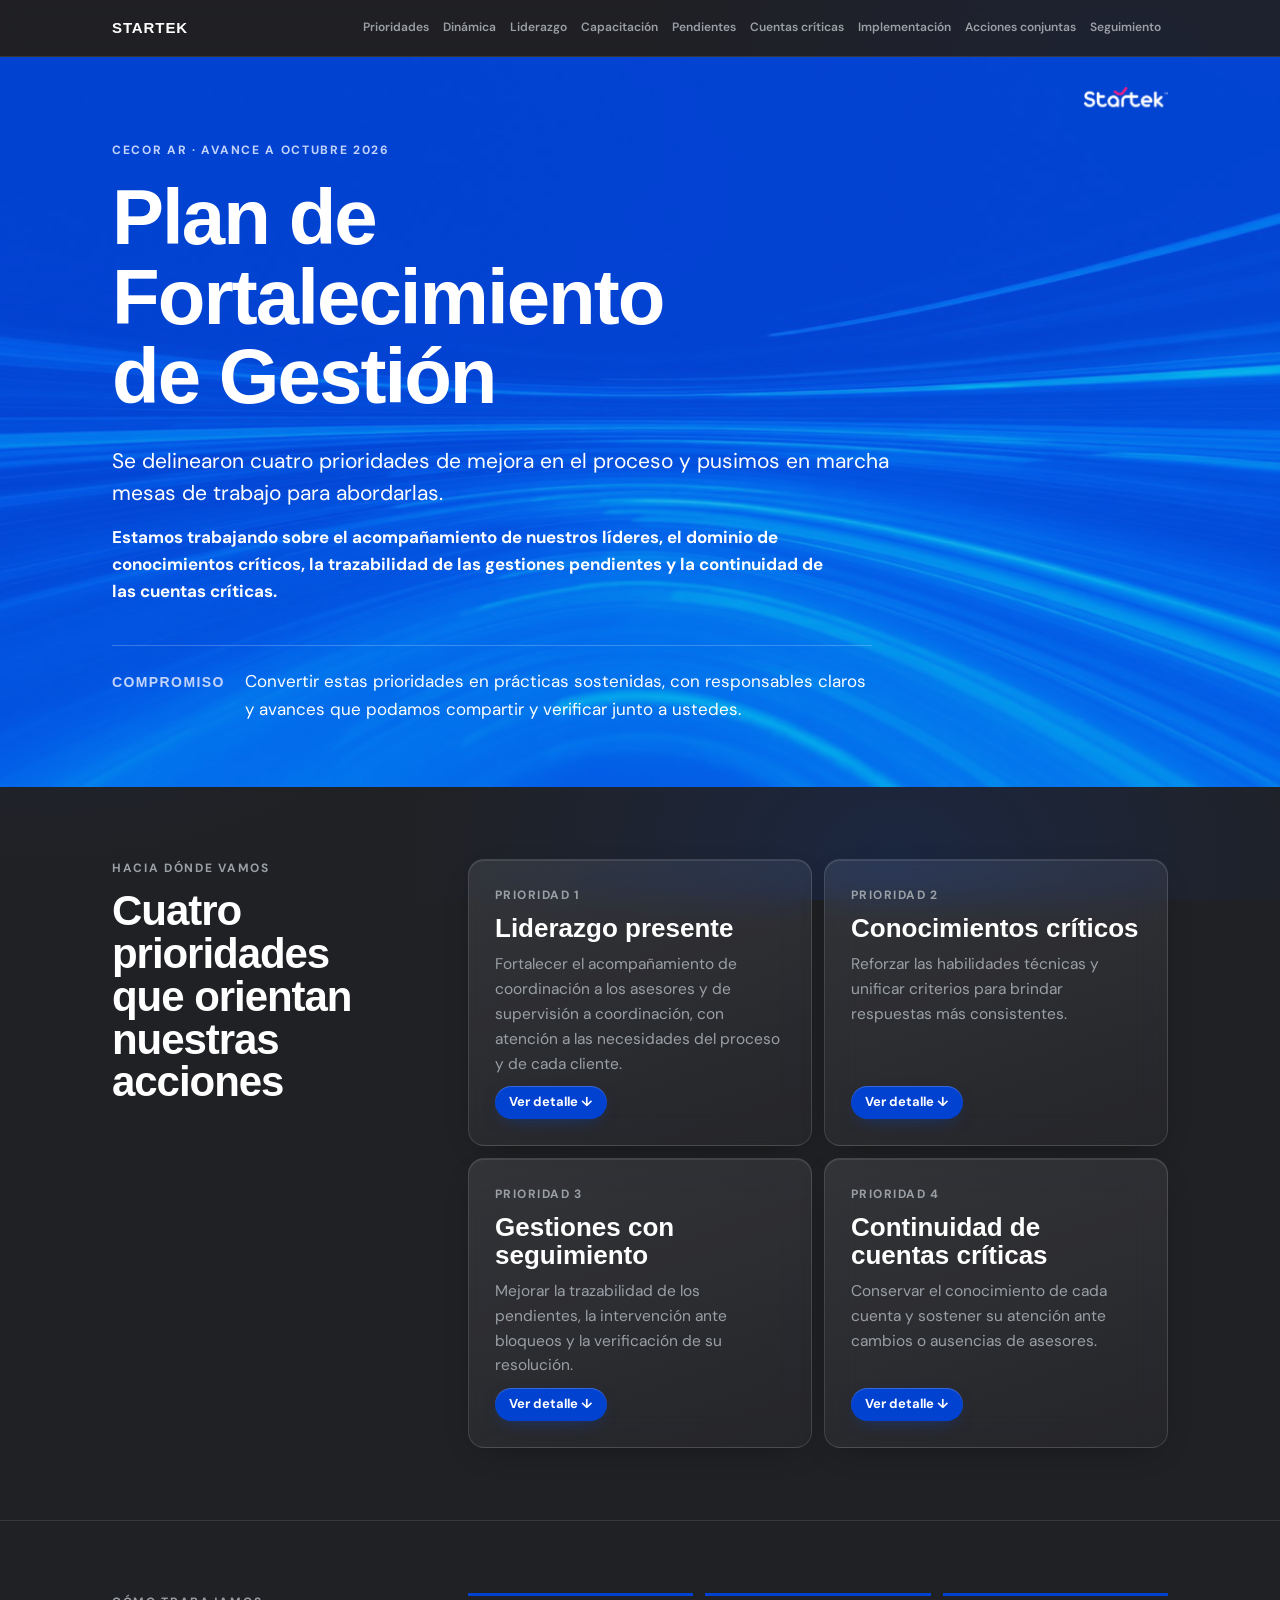
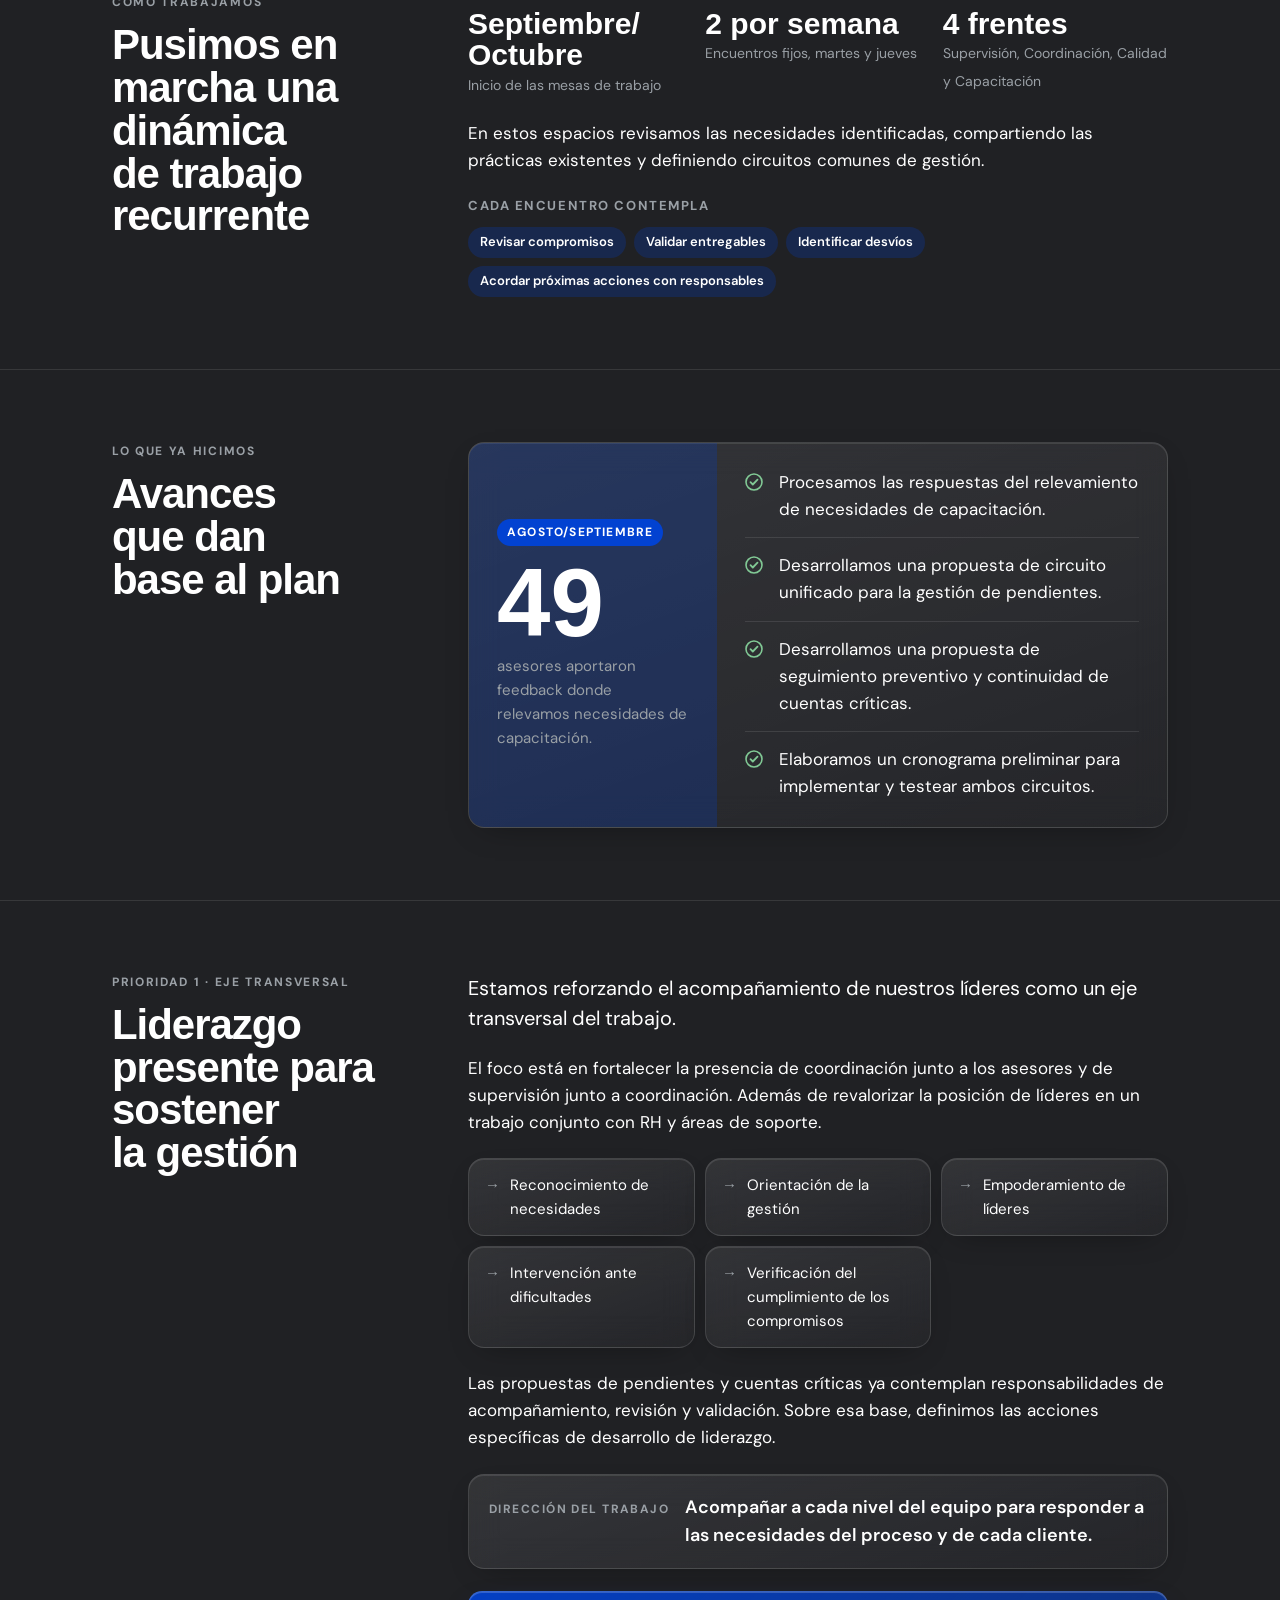
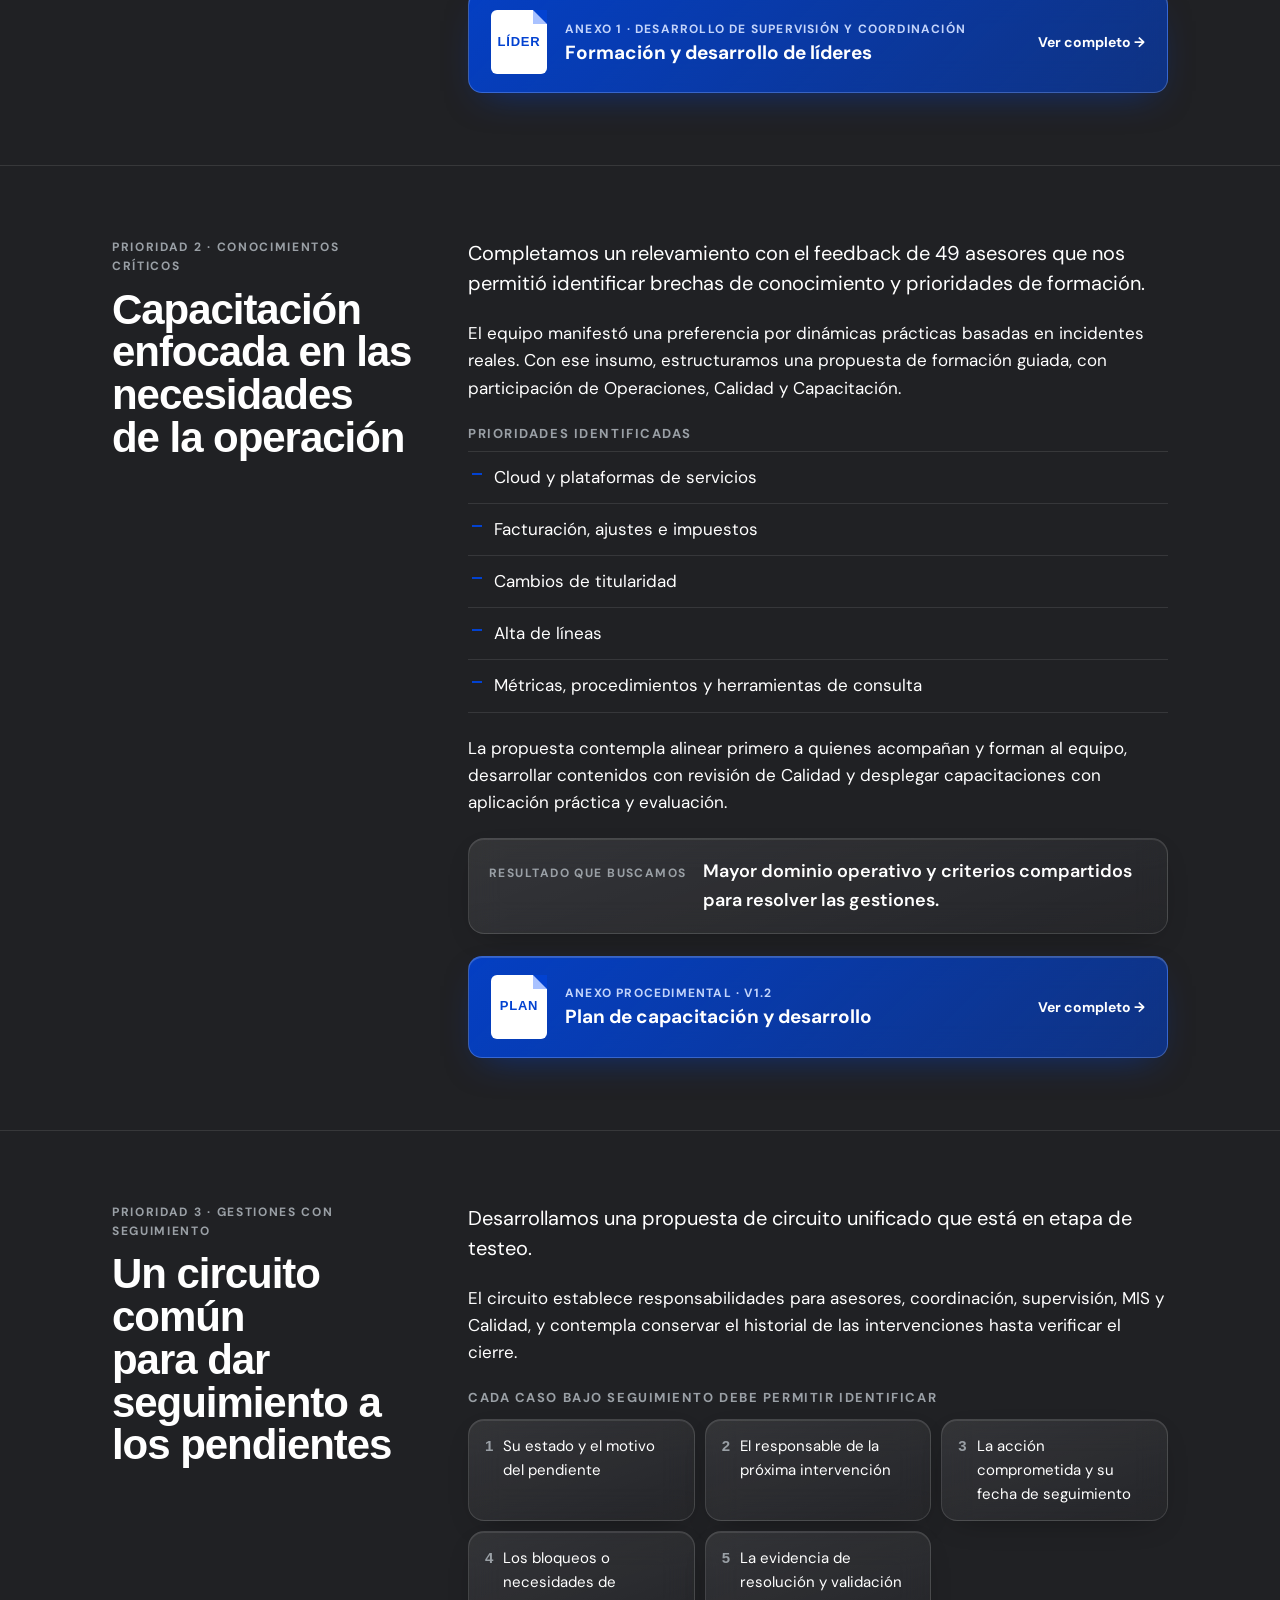
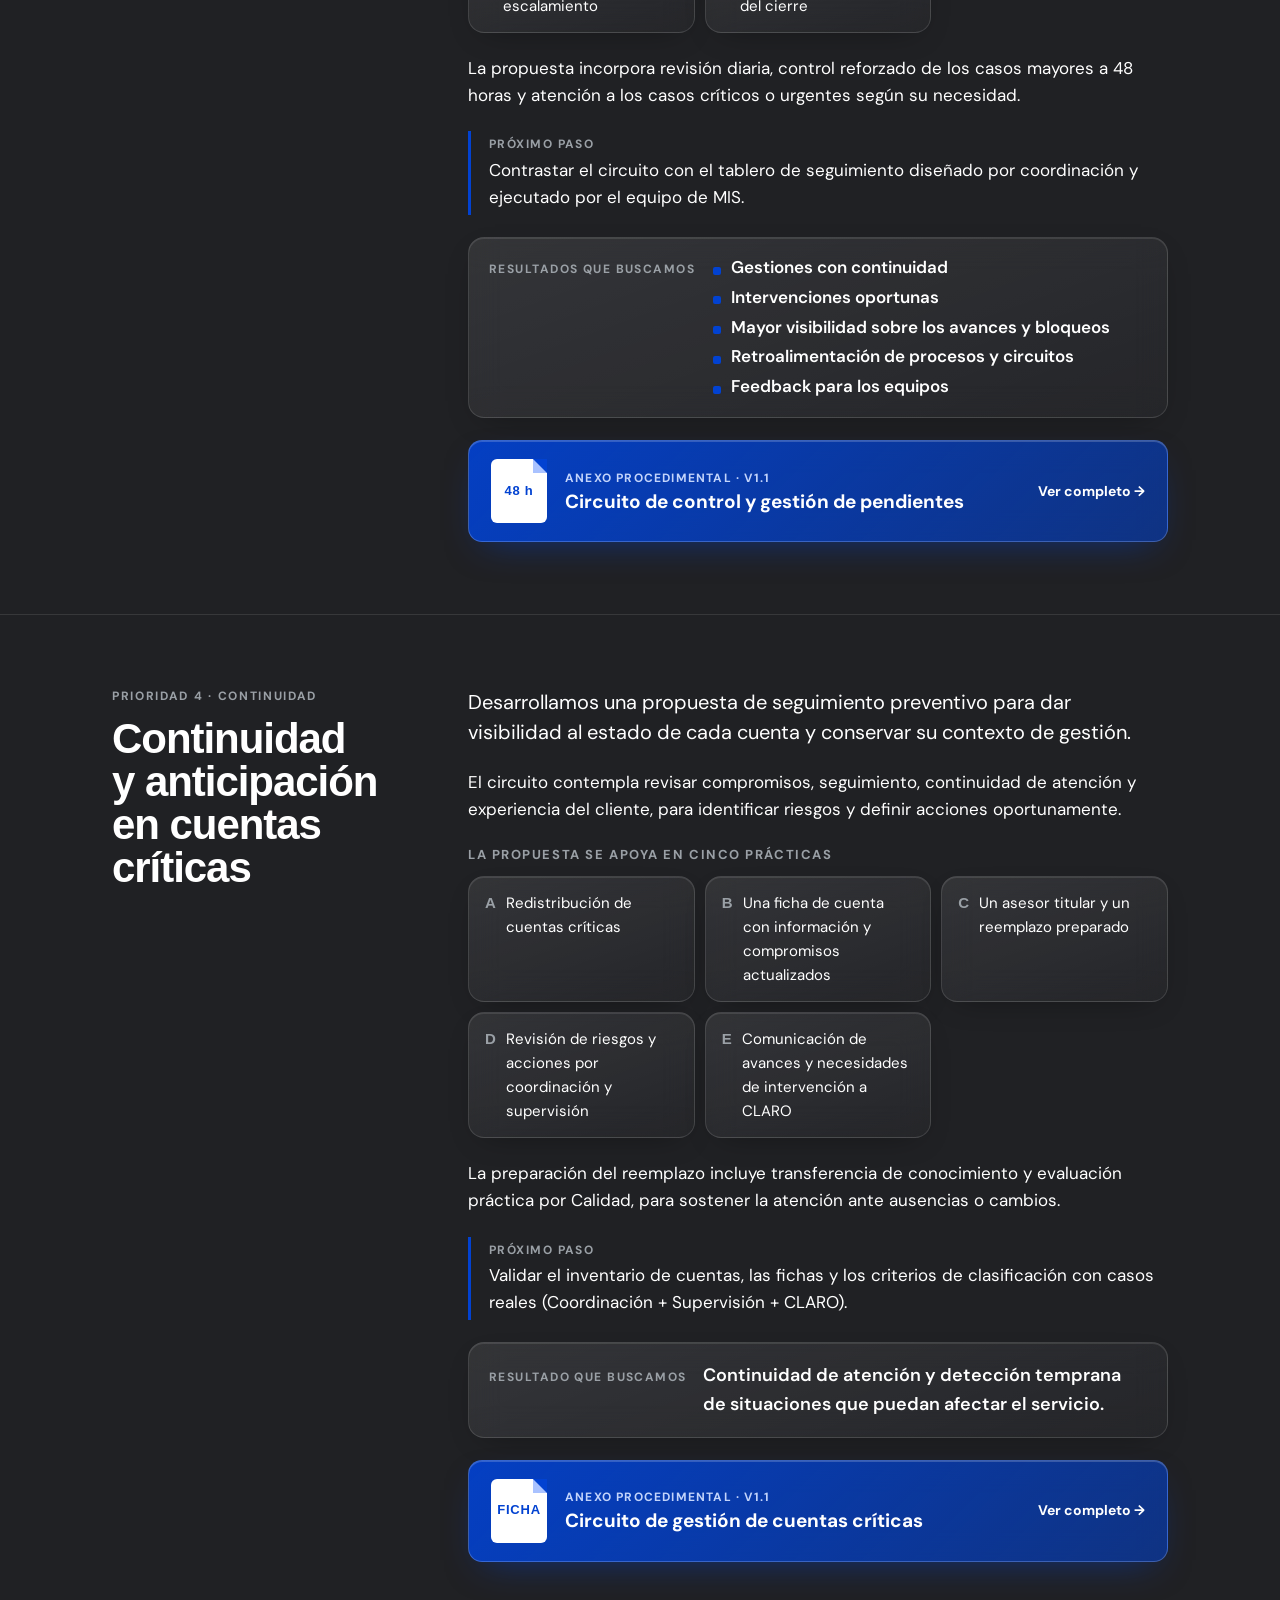
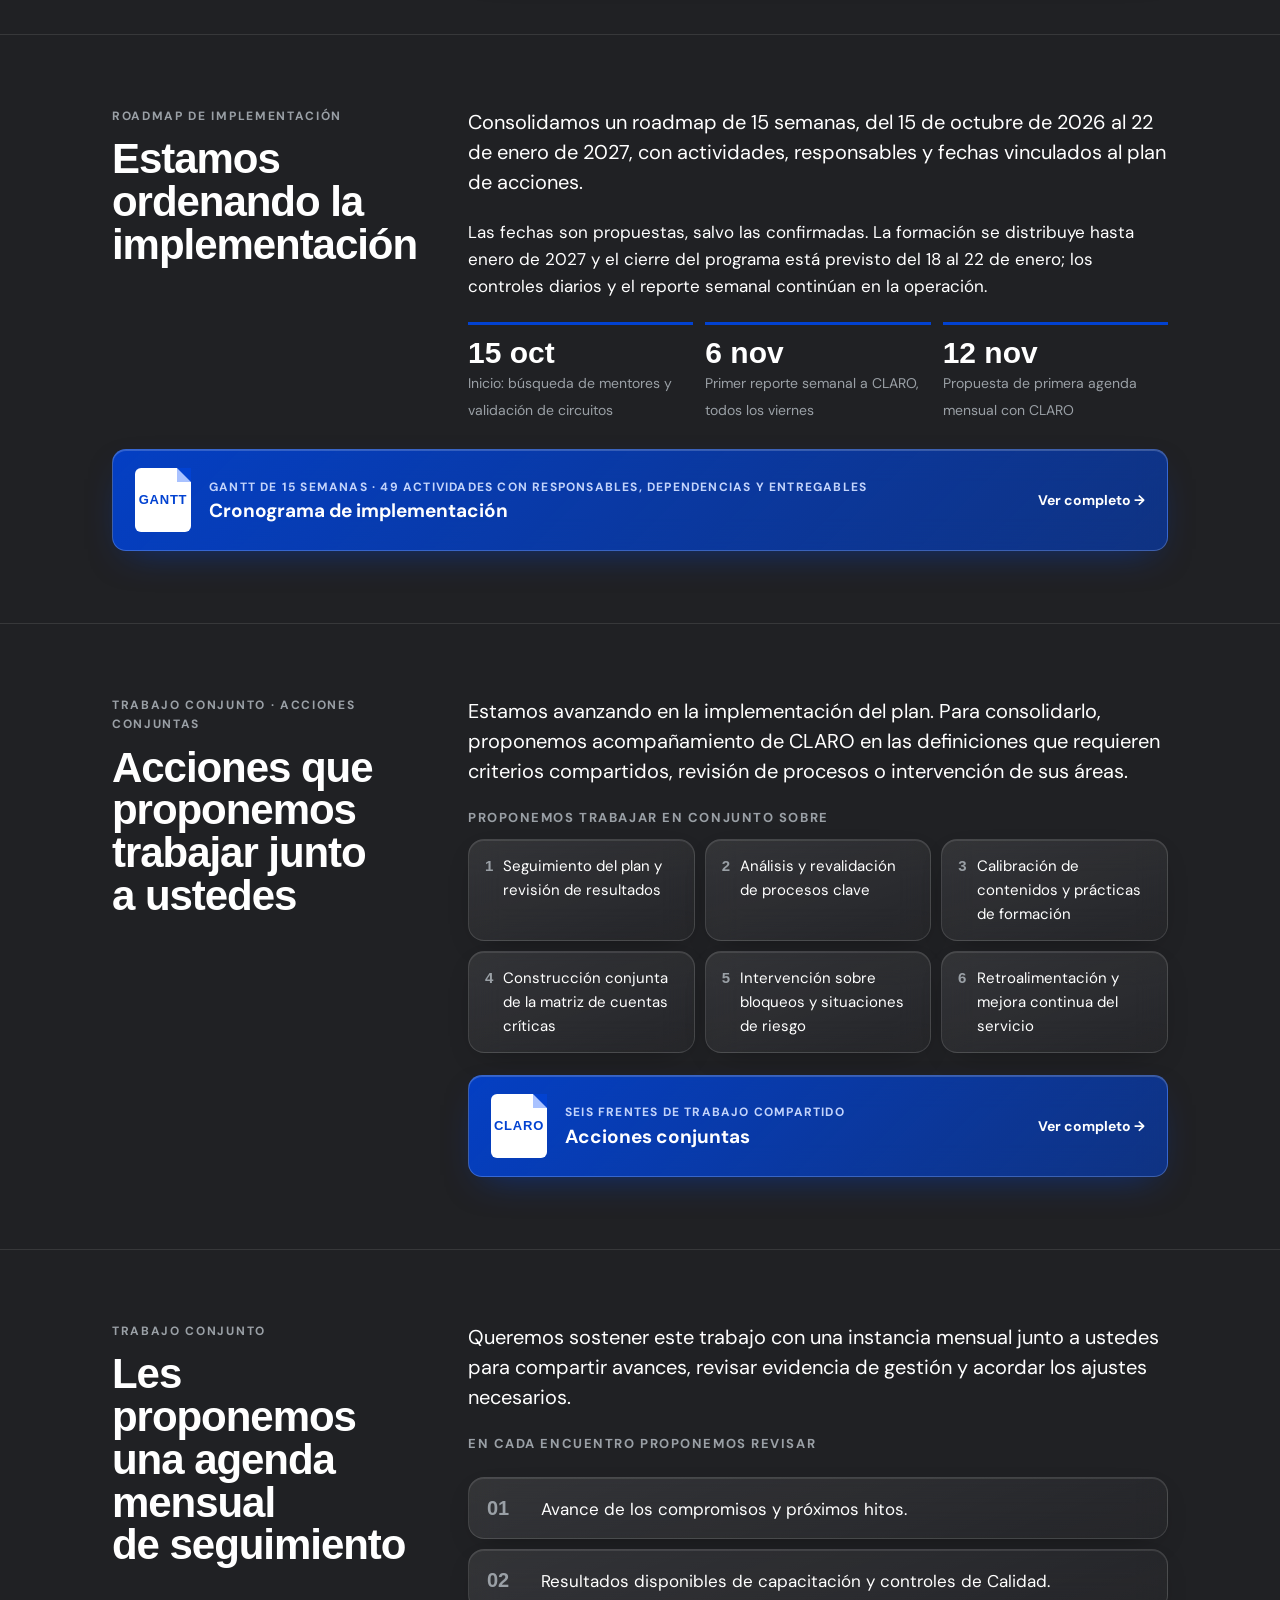
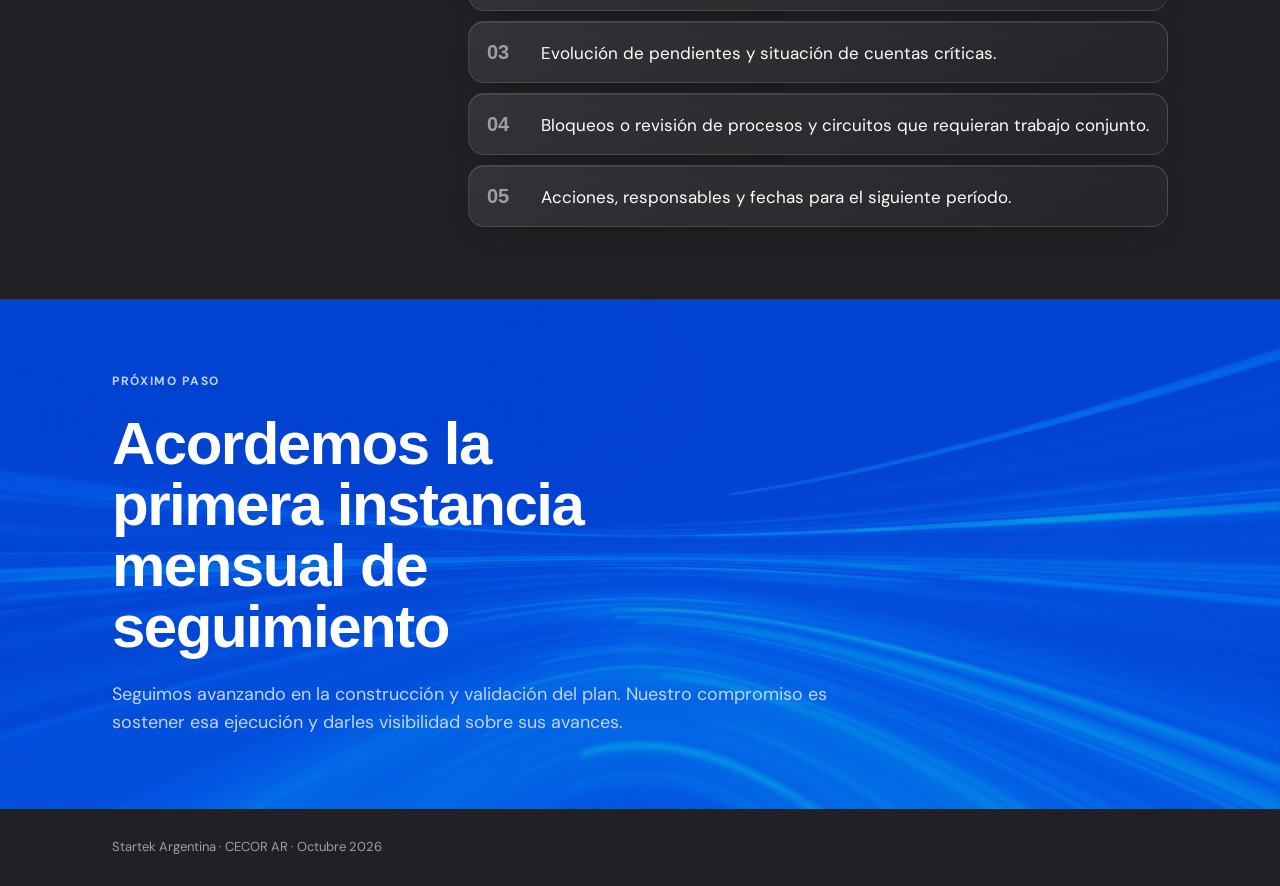
<file: index.html>
<!doctype html>
<html lang="es">
<head>
<meta charset="utf-8">
<meta name="viewport" content="width=device-width, initial-scale=1, viewport-fit=cover">
<title>Plan de Fortalecimiento CECOR</title>
<link rel="stylesheet" href="https://fonts.googleapis.com/css2?family=DM+Sans:ital,opsz,wght@0,9..40,400;0,9..40,500;0,9..40,600;0,9..40,700;1,9..40,400&display=swap">
<link rel="stylesheet" href="style.css?v=20261016b">
<meta name="robots" content="noindex, nofollow">
<link rel="icon" type="image/png" href="favicon.png">
<link rel="apple-touch-icon" href="favicon.png">
</head>
<body>
<div class="topbar">
  <div class="wrap">
    <a class="brand" href="#inicio">Startek <span>/ CECOR AR</span></a>
    <nav class="topnav" aria-label="Secciones">
      <a href="#prioridades">Prioridades</a>
      <a href="#dinamica">Dinámica</a>
      <a href="#liderazgo">Liderazgo</a>
      <a href="#capacitacion">Capacitación</a>
      <a href="#pendientes">Pendientes</a>
      <a href="#cuentas">Cuentas críticas</a>
      <a href="#implementacion">Implementación</a>
      <a href="#acciones-conjuntas">Acciones conjuntas</a>
      <a href="#seguimiento">Seguimiento</a>
    </nav>
  </div>
</div>

<header class="hero" id="inicio">
  <div class="wrap">
    <img class="cover-logo" src="logo.png" alt="Startek" width="720" height="172">
    <div class="eyebrow">CECOR AR · Avance a octubre 2026</div>
    <h1 class="display">Plan de Fortalecimiento de Gestión</h1>
    <p class="lede">Se delinearon cuatro prioridades de mejora en el proceso y pusimos en marcha mesas de trabajo para abordarlas.</p>
    <p class="lede-2">Estamos trabajando sobre el acompañamiento de nuestros líderes, el dominio de conocimientos críticos, la trazabilidad de las gestiones pendientes y la continuidad de las cuentas críticas.</p>
    <div class="pact">
      <b>Compromiso</b>
      <p>Convertir estas prioridades en prácticas sostenidas, con responsables claros y avances que podamos compartir y verificar junto a ustedes.</p>
    </div>
  </div>
</header>

<main>
  <section class="block" id="prioridades">
    <div class="wrap spine">
      <header>
        <div class="eyebrow">Hacia dónde vamos</div>
        <h2 class="display">Cuatro prioridades que orientan nuestras acciones</h2>
      </header>
      <div class="content">
        <div class="prio">
          <a href="#liderazgo">
            <span class="tag">Prioridad 1</span>
            <h3>Liderazgo presente</h3>
            <p>Fortalecer el acompañamiento de coordinación a los asesores y de supervisión a coordinación, con atención a las necesidades del proceso y de cada cliente.</p>
            <span class="go">Ver detalle ↓</span>
          </a>
          <a href="#capacitacion">
            <span class="tag">Prioridad 2</span>
            <h3>Conocimientos críticos</h3>
            <p>Reforzar las habilidades técnicas y unificar criterios para brindar respuestas más consistentes.</p>
            <span class="go">Ver detalle ↓</span>
          </a>
          <a href="#pendientes">
            <span class="tag">Prioridad 3</span>
            <h3>Gestiones con seguimiento</h3>
            <p>Mejorar la trazabilidad de los pendientes, la intervención ante bloqueos y la verificación de su resolución.</p>
            <span class="go">Ver detalle ↓</span>
          </a>
          <a href="#cuentas">
            <span class="tag">Prioridad 4</span>
            <h3>Continuidad de cuentas críticas</h3>
            <p>Conservar el conocimiento de cada cuenta y sostener su atención ante cambios o ausencias de asesores.</p>
            <span class="go">Ver detalle ↓</span>
          </a>
        </div>
      </div>
    </div>
  </section>

  <section class="block" id="dinamica">
    <div class="wrap spine">
      <header>
        <div class="eyebrow">Cómo trabajamos</div>
        <h2 class="display">Pusimos en marcha una dinámica de trabajo recurrente</h2>
      </header>
      <div class="content">
        <div class="cadence">
          <div><b>Septiembre/<wbr>Octubre</b><span>Inicio de las mesas de trabajo</span></div>
          <div><b>2 por semana</b><span>Encuentros fijos, martes y jueves</span></div>
          <div><b>4 frentes</b><span>Supervisión, Coordinación, Calidad y Capacitación</span></div>
        </div>
        <p>En estos espacios revisamos las necesidades identificadas, compartiendo las prácticas existentes y definiendo circuitos comunes de gestión.</p>
        <div>
          <h4 style="margin-bottom:10px">Cada encuentro contempla</h4>
          <div class="chips">
            <span class="chip">Revisar compromisos</span>
            <span class="chip">Validar entregables</span>
            <span class="chip">Identificar desvíos</span>
            <span class="chip">Acordar próximas acciones con responsables</span>
          </div>
        </div>
      </div>
    </div>
  </section>

  <section class="block" id="avances">
    <div class="wrap spine">
      <header>
        <div class="eyebrow">Lo que ya hicimos</div>
        <h2 class="display">Avances que dan base al plan</h2>
      </header>
      <div class="content">
        <div class="progress">
          <div class="big"><span class="when">Agosto/Septiembre</span><b>49</b><span>asesores aportaron feedback donde relevamos necesidades de capacitación.</span></div>
          <ul class="checks">
            <li><svg width="18" height="18" viewBox="0 0 18 18" fill="none" aria-hidden="true"><circle cx="9" cy="9" r="8" stroke="currentColor" stroke-width="1.6"/><path d="M5.5 9.2l2.3 2.3 4.7-4.8" stroke="currentColor" stroke-width="1.8" stroke-linecap="round" stroke-linejoin="round"/></svg><span>Procesamos las respuestas del relevamiento de necesidades de capacitación.</span></li>
            <li><svg width="18" height="18" viewBox="0 0 18 18" fill="none" aria-hidden="true"><circle cx="9" cy="9" r="8" stroke="currentColor" stroke-width="1.6"/><path d="M5.5 9.2l2.3 2.3 4.7-4.8" stroke="currentColor" stroke-width="1.8" stroke-linecap="round" stroke-linejoin="round"/></svg><span>Desarrollamos una propuesta de circuito unificado para la gestión de pendientes.</span></li>
            <li><svg width="18" height="18" viewBox="0 0 18 18" fill="none" aria-hidden="true"><circle cx="9" cy="9" r="8" stroke="currentColor" stroke-width="1.6"/><path d="M5.5 9.2l2.3 2.3 4.7-4.8" stroke="currentColor" stroke-width="1.8" stroke-linecap="round" stroke-linejoin="round"/></svg><span>Desarrollamos una propuesta de seguimiento preventivo y continuidad de cuentas críticas.</span></li>
            <li><svg width="18" height="18" viewBox="0 0 18 18" fill="none" aria-hidden="true"><circle cx="9" cy="9" r="8" stroke="currentColor" stroke-width="1.6"/><path d="M5.5 9.2l2.3 2.3 4.7-4.8" stroke="currentColor" stroke-width="1.8" stroke-linecap="round" stroke-linejoin="round"/></svg><span>Elaboramos un cronograma preliminar para implementar y testear ambos circuitos.</span></li>
          </ul>
        </div>
      </div>
    </div>
  </section>

  <section class="block" id="liderazgo">
    <div class="wrap spine">
      <header>
        <div class="eyebrow">Prioridad 1 · Eje transversal</div>
        <h2 class="display">Liderazgo presente para sostener la gestión</h2>
      </header>
      <div class="content">
        <p class="lead-p">Estamos reforzando el acompañamiento de nuestros líderes como un eje transversal del trabajo.</p>
        <p>El foco está en fortalecer la presencia de coordinación junto a los asesores y de supervisión junto a coordinación. Además de revalorizar la posición de líderes en un trabajo conjunto con RH y áreas de soporte.</p>
        <div class="fields">
          <div><i>→</i>Reconocimiento de necesidades</div>
          <div><i>→</i>Orientación de la gestión</div>
          <div><i>→</i>Empoderamiento de líderes</div>
          <div><i>→</i>Intervención ante dificultades</div>
          <div><i>→</i>Verificación del cumplimiento de los compromisos</div>
        </div>
        <p>Las propuestas de pendientes y cuentas críticas ya contemplan responsabilidades de acompañamiento, revisión y validación. Sobre esa base, definimos las acciones específicas de desarrollo de liderazgo.</p>
        <div class="outcome"><b>Dirección del trabajo</b><p>Acompañar a cada nivel del equipo para responder a las necesidades del proceso y de cada cliente.</p></div>
        <a class="doclink" href="liderazgo.html">
          <span class="ico">LÍDER</span>
          <span><small>Anexo 1 · Desarrollo de supervisión y coordinación</small><strong>Formación y desarrollo de líderes</strong></span>
          <span class="arrow">Ver completo →</span>
        </a>
      </div>
    </div>
  </section>

  <section class="block" id="capacitacion">
    <div class="wrap spine">
      <header>
        <div class="eyebrow">Prioridad 2 · Conocimientos críticos</div>
        <h2 class="display">Capacitación enfocada en las necesidades de la operación</h2>
      </header>
      <div class="content">
        <p class="lead-p">Completamos un relevamiento con el feedback de 49 asesores que nos permitió identificar brechas de conocimiento y prioridades de formación.</p>
        <p>El equipo manifestó una preferencia por dinámicas prácticas basadas en incidentes reales. Con ese insumo, estructuramos una propuesta de formación guiada, con participación de Operaciones, Calidad y Capacitación.</p>
        <div>
          <h4 style="margin-bottom:6px">Prioridades identificadas</h4>
          <ul class="ticks">
            <li>Cloud y plataformas de servicios</li>
            <li>Facturación, ajustes e impuestos</li>
            <li>Cambios de titularidad</li>
            <li>Alta de líneas</li>
            <li>Métricas, procedimientos y herramientas de consulta</li>
          </ul>
        </div>
        <p>La propuesta contempla alinear primero a quienes acompañan y forman al equipo, desarrollar contenidos con revisión de Calidad y desplegar capacitaciones con aplicación práctica y evaluación.</p>
        <div class="outcome"><b>Resultado que buscamos</b><p>Mayor dominio operativo y criterios compartidos para resolver las gestiones.</p></div>
        <a class="doclink" href="capacitacion.html">
          <span class="ico">PLAN</span>
          <span><small>Anexo procedimental · v1.2</small><strong>Plan de capacitación y desarrollo</strong></span>
          <span class="arrow">Ver completo →</span>
        </a>
      </div>
    </div>
  </section>

  <section class="block" id="pendientes">
    <div class="wrap spine">
      <header>
        <div class="eyebrow">Prioridad 3 · Gestiones con seguimiento</div>
        <h2 class="display">Un circuito común para dar seguimiento a los pendientes</h2>
      </header>
      <div class="content">
        <p class="lead-p">Desarrollamos una propuesta de circuito unificado que está en etapa de testeo.</p>
        <p>El circuito establece responsabilidades para asesores, coordinación, supervisión, MIS y Calidad, y contempla conservar el historial de las intervenciones hasta verificar el cierre.</p>
        <div>
          <h4 style="margin-bottom:10px">Cada caso bajo seguimiento debe permitir identificar</h4>
          <div class="fields">
            <div><i>1</i>Su estado y el motivo del pendiente</div>
            <div><i>2</i>El responsable de la próxima intervención</div>
            <div><i>3</i>La acción comprometida y su fecha de seguimiento</div>
            <div><i>4</i>Los bloqueos o necesidades de escalamiento</div>
            <div><i>5</i>La evidencia de resolución y validación del cierre</div>
          </div>
        </div>
        <p>La propuesta incorpora revisión diaria, control reforzado de los casos mayores a 48 horas y atención a los casos críticos o urgentes según su necesidad.</p>
        <div class="note"><b>Próximo paso</b>Contrastar el circuito con el tablero de seguimiento diseñado por coordinación y ejecutado por el equipo de MIS.</div>
        <div class="outcome"><b>Resultados que buscamos</b><ul class="outcome-list"><li>Gestiones con continuidad</li><li>Intervenciones oportunas</li><li>Mayor visibilidad sobre los avances y bloqueos</li><li>Retroalimentación de procesos y circuitos</li><li>Feedback para los equipos</li></ul></div>
        <a class="doclink" href="pendientes.html">
          <span class="ico">48 h</span>
          <span><small>Anexo procedimental · v1.1</small><strong>Circuito de control y gestión de pendientes</strong></span>
          <span class="arrow">Ver completo →</span>
        </a>
      </div>
    </div>
  </section>

  <section class="block" id="cuentas">
    <div class="wrap spine">
      <header>
        <div class="eyebrow">Prioridad 4 · Continuidad</div>
        <h2 class="display">Continuidad y anticipación en cuentas críticas</h2>
      </header>
      <div class="content">
        <p class="lead-p">Desarrollamos una propuesta de seguimiento preventivo para dar visibilidad al estado de cada cuenta y conservar su contexto de gestión.</p>
        <p>El circuito contempla revisar compromisos, seguimiento, continuidad de atención y experiencia del cliente, para identificar riesgos y definir acciones oportunamente.</p>
        <div>
          <h4 style="margin-bottom:10px">La propuesta se apoya en cinco prácticas</h4>
          <div class="fields">
            <div><i>A</i>Redistribución de cuentas críticas</div>
            <div><i>B</i>Una ficha de cuenta con información y compromisos actualizados</div>
            <div><i>C</i>Un asesor titular y un reemplazo preparado</div>
            <div><i>D</i>Revisión de riesgos y acciones por coordinación y supervisión</div>
            <div><i>E</i>Comunicación de avances y necesidades de intervención a CLARO</div>
          </div>
        </div>
        <p>La preparación del reemplazo incluye transferencia de conocimiento y evaluación práctica por Calidad, para sostener la atención ante ausencias o cambios.</p>
        <div class="note"><b>Próximo paso</b>Validar el inventario de cuentas, las fichas y los criterios de clasificación con casos reales (Coordinación + Supervisión + CLARO).</div>
        <div class="outcome"><b>Resultado que buscamos</b><p>Continuidad de atención y detección temprana de situaciones que puedan afectar el servicio.</p></div>
        <a class="doclink" href="cuentas-criticas.html">
          <span class="ico">FICHA</span>
          <span><small>Anexo procedimental · v1.1</small><strong>Circuito de gestión de cuentas críticas</strong></span>
          <span class="arrow">Ver completo →</span>
        </a>
      </div>
    </div>
  </section>

  <section class="block" id="implementacion">
    <div class="wrap" style="display:flex;flex-direction:column;gap:26px">
      <div class="spine">
        <header>
          <div class="eyebrow">Roadmap de implementación</div>
          <h2 class="display">Estamos ordenando la implementación</h2>
        </header>
        <div class="content">
          <p class="lead-p">Consolidamos un roadmap de 15 semanas, del 15 de octubre de 2026 al 22 de enero de 2027, con actividades, responsables y fechas vinculados al plan de acciones.</p>
          <p>Las fechas son propuestas, salvo las confirmadas. La formación se distribuye hasta enero de 2027 y el cierre del programa está previsto del 18 al 22 de enero; los controles diarios y el reporte semanal continúan en la operación.</p>
          <div class="cadence">
            <div><b>15 oct</b><span>Inicio: búsqueda de mentores y validación de circuitos</span></div>
            <div><b>6 nov</b><span>Primer reporte semanal a CLARO, todos los viernes</span></div>
            <div><b>12 nov</b><span>Propuesta de primera agenda mensual con CLARO</span></div>
          </div>
        </div>
      </div>
      <a class="doclink" href="roadmap.html">
        <span class="ico">GANTT</span>
        <span><small>Gantt de 15 semanas · 49 actividades con responsables, dependencias y entregables</small><strong>Cronograma de implementación</strong></span>
        <span class="arrow">Ver completo →</span>
      </a>
    </div>
  </section>
  <section class="block" id="acciones-conjuntas">
    <div class="wrap spine">
      <header>
        <div class="eyebrow">Trabajo conjunto · Acciones conjuntas</div>
        <h2 class="display">Acciones que proponemos trabajar junto a ustedes</h2>
      </header>
      <div class="content">
        <p class="lead-p">Estamos avanzando en la implementación del plan. Para consolidarlo, proponemos acompañamiento de CLARO en las definiciones que requieren criterios compartidos, revisión de procesos o intervención de sus áreas.</p>
        <div>
          <h4 style="margin-bottom:10px">Proponemos trabajar en conjunto sobre</h4>
          <div class="fields">
            <div><i>1</i>Seguimiento del plan y revisión de resultados</div>
            <div><i>2</i>Análisis y revalidación de procesos clave</div>
            <div><i>3</i>Calibración de contenidos y prácticas de formación</div>
            <div><i>4</i>Construcción conjunta de la matriz de cuentas críticas</div>
            <div><i>5</i>Intervención sobre bloqueos y situaciones de riesgo</div>
            <div><i>6</i>Retroalimentación y mejora continua del servicio</div>
          </div>
        </div>
        <a class="doclink" href="acciones-conjuntas.html">
          <span class="ico">CLARO</span>
          <span><small>Seis frentes de trabajo compartido</small><strong>Acciones conjuntas</strong></span>
          <span class="arrow">Ver completo →</span>
        </a>
      </div>
    </div>
  </section>
  <section class="block" id="seguimiento">
    <div class="wrap spine">
      <header>
        <div class="eyebrow">Trabajo conjunto</div>
        <h2 class="display">Les proponemos una agenda mensual de seguimiento</h2>
      </header>
      <div class="content">
        <p class="lead-p">Queremos sostener este trabajo con una instancia mensual junto a ustedes para compartir avances, revisar evidencia de gestión y acordar los ajustes necesarios.</p>
        <h4>En cada encuentro proponemos revisar</h4>
        <ol class="agenda">
          <li>Avance de los compromisos y próximos hitos.</li>
          <li>Resultados disponibles de capacitación y controles de Calidad.</li>
          <li>Evolución de pendientes y situación de cuentas críticas.</li>
          <li>Bloqueos o revisión de procesos y circuitos que requieran trabajo conjunto.</li>
          <li>Acciones, responsables y fechas para el siguiente período.</li>
        </ol>
      </div>
    </div>
  </section>
</main>

<section class="close">
  <div class="wrap">
    <div class="eyebrow" style="color:var(--hero-muted)">Próximo paso</div>
    <h2 class="display">Acordemos la primera instancia mensual de seguimiento</h2>
    <p>Seguimos avanzando en la construcción y validación del plan. Nuestro compromiso es sostener esa ejecución y darles visibilidad sobre sus avances.</p>
  </div>
</section>
<div class="wrap foot">Startek Argentina · CECOR AR · Octubre 2026</div>
</body>
</html>
</file>
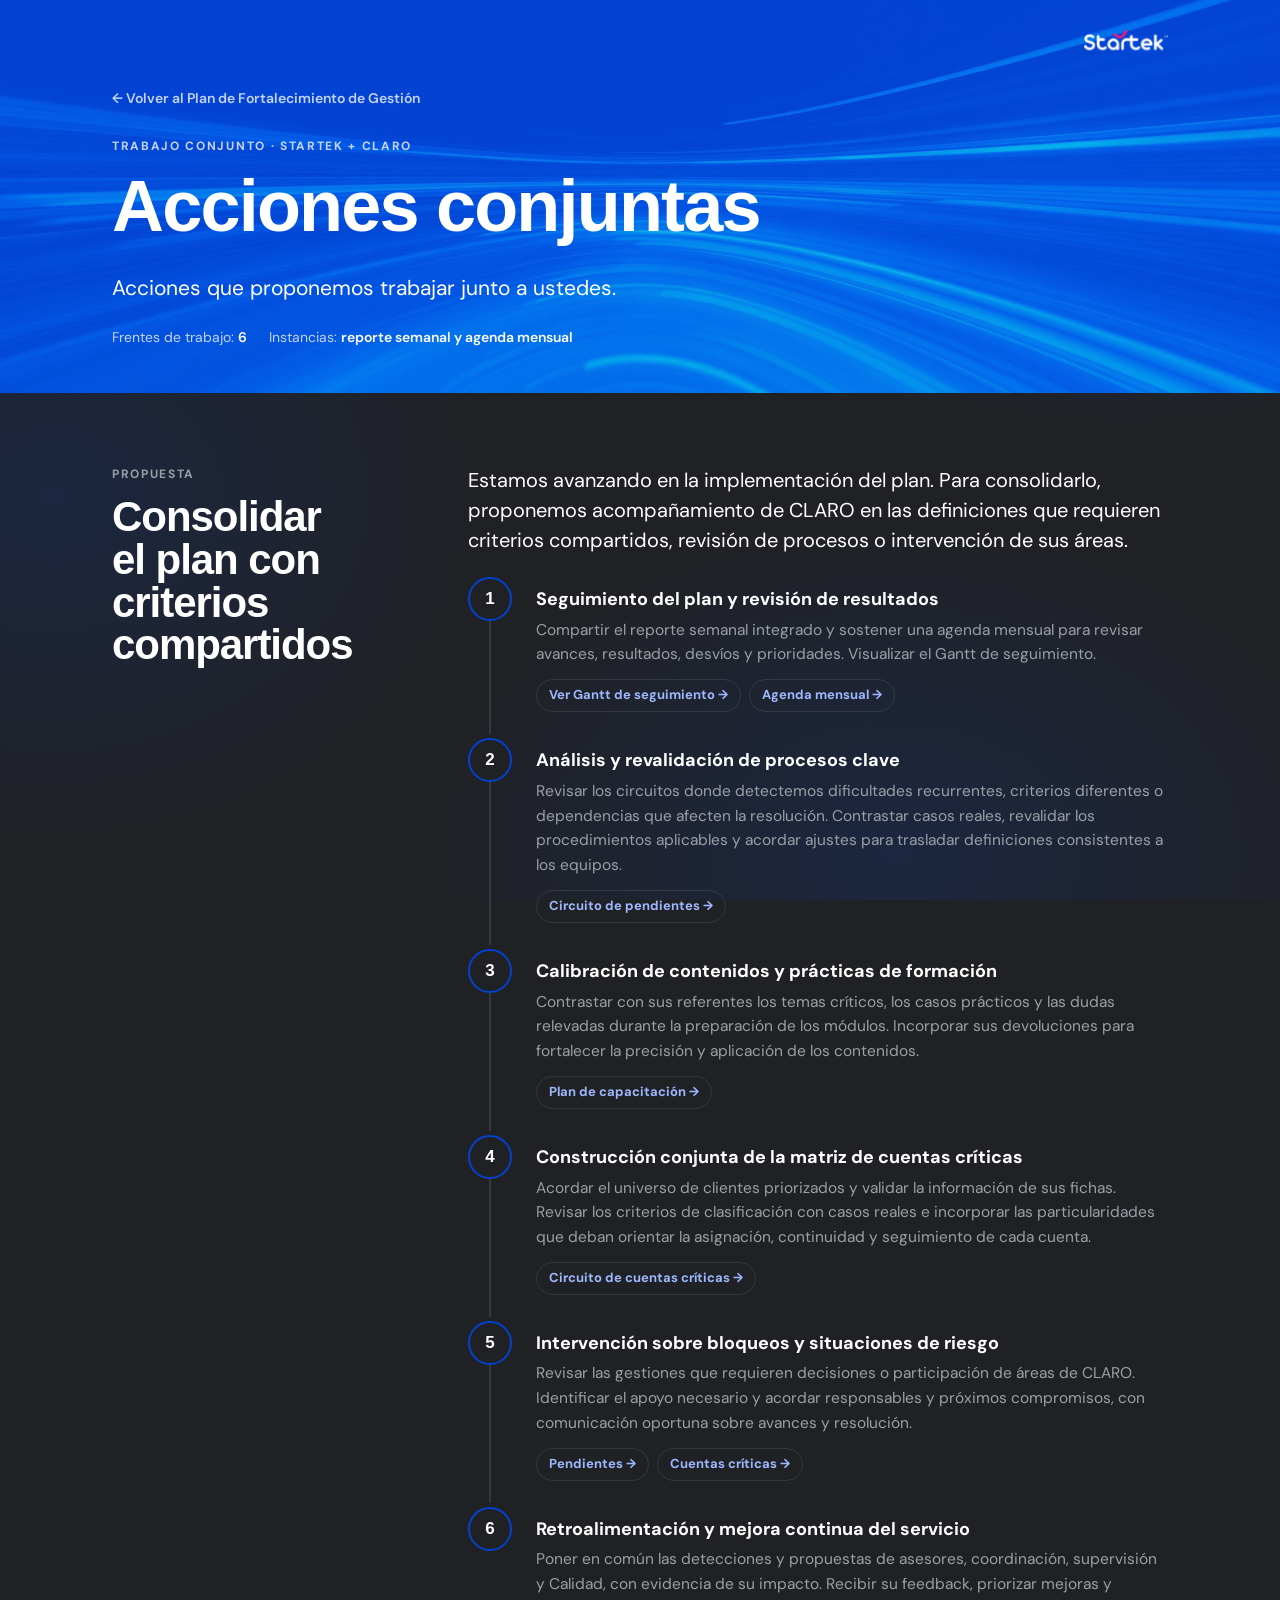
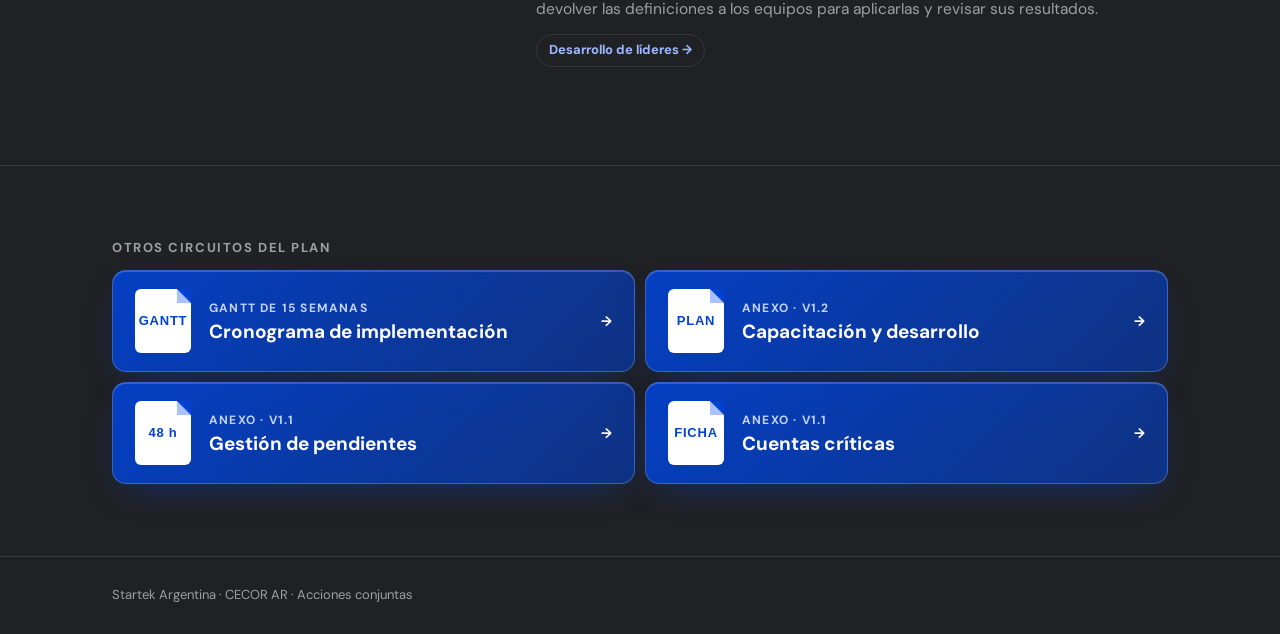
<file: acciones-conjuntas.html>
<!doctype html>
<html lang="es">
<head>
<meta charset="utf-8">
<meta name="viewport" content="width=device-width, initial-scale=1, viewport-fit=cover">
<title>Acciones conjuntas · CECOR</title>
<link rel="stylesheet" href="https://fonts.googleapis.com/css2?family=DM+Sans:ital,opsz,wght@0,9..40,400;0,9..40,500;0,9..40,600;0,9..40,700;1,9..40,400&display=swap">
<link rel="stylesheet" href="style.css?v=20261016b">
<style>:root{padding-top:env(safe-area-inset-top,0px);padding-bottom:env(safe-area-inset-bottom,0px)}</style>
<meta name="robots" content="noindex, nofollow">
<link rel="icon" type="image/png" href="favicon.png">
<link rel="apple-touch-icon" href="favicon.png">
</head>
<body>
<header class="hero annex-hero">
  <div class="wrap">
    <img class="cover-logo" src="logo.png" alt="Startek" width="720" height="172">
    <a class="back" href="index.html#acciones-conjuntas">← Volver al Plan de Fortalecimiento de Gestión</a>
    <div class="eyebrow" style="margin-top:26px">Trabajo conjunto · Startek + CLARO</div>
    <h1 class="display">Acciones conjuntas</h1>
    <p class="lede">Acciones que proponemos trabajar junto a ustedes.</p>
    <div class="meta"><span>Frentes de trabajo: <b>6</b></span><span>Instancias: <b>reporte semanal y agenda mensual</b></span></div>
  </div>
</header>

<main>
  <section class="block">
    <div class="wrap spine">
      <header><div class="eyebrow">Propuesta</div><h2 class="display">Consolidar el plan con criterios compartidos</h2></header>
      <div class="content">
        <p class="lead-p">Estamos avanzando en la implementación del plan. Para consolidarlo, proponemos acompañamiento de CLARO en las definiciones que requieren criterios compartidos, revisión de procesos o intervención de sus áreas.</p>
        <ol class="steps">
          <li><span class="n">1</span><div>
            <h3>Seguimiento del plan y revisión de resultados</h3>
            <p>Compartir el reporte semanal integrado y sostener una agenda mensual para revisar avances, resultados, desvíos y prioridades. Visualizar el Gantt de seguimiento.</p>
            <div class="rel"><a href="roadmap.html">Ver Gantt de seguimiento →</a><a href="index.html#seguimiento">Agenda mensual →</a></div>
          </div></li>
          <li><span class="n">2</span><div>
            <h3>Análisis y revalidación de procesos clave</h3>
            <p>Revisar los circuitos donde detectemos dificultades recurrentes, criterios diferentes o dependencias que afecten la resolución. Contrastar casos reales, revalidar los procedimientos aplicables y acordar ajustes para trasladar definiciones consistentes a los equipos.</p>
            <div class="rel"><a href="pendientes.html">Circuito de pendientes →</a></div>
          </div></li>
          <li><span class="n">3</span><div>
            <h3>Calibración de contenidos y prácticas de formación</h3>
            <p>Contrastar con sus referentes los temas críticos, los casos prácticos y las dudas relevadas durante la preparación de los módulos. Incorporar sus devoluciones para fortalecer la precisión y aplicación de los contenidos.</p>
            <div class="rel"><a href="capacitacion.html">Plan de capacitación →</a></div>
          </div></li>
          <li><span class="n">4</span><div>
            <h3>Construcción conjunta de la matriz de cuentas críticas</h3>
            <p>Acordar el universo de clientes priorizados y validar la información de sus fichas. Revisar los criterios de clasificación con casos reales e incorporar las particularidades que deban orientar la asignación, continuidad y seguimiento de cada cuenta.</p>
            <div class="rel"><a href="cuentas-criticas.html">Circuito de cuentas críticas →</a></div>
          </div></li>
          <li><span class="n">5</span><div>
            <h3>Intervención sobre bloqueos y situaciones de riesgo</h3>
            <p>Revisar las gestiones que requieren decisiones o participación de áreas de CLARO. Identificar el apoyo necesario y acordar responsables y próximos compromisos, con comunicación oportuna sobre avances y resolución.</p>
            <div class="rel"><a href="pendientes.html">Pendientes →</a><a href="cuentas-criticas.html">Cuentas críticas →</a></div>
          </div></li>
          <li><span class="n">6</span><div>
            <h3>Retroalimentación y mejora continua del servicio</h3>
            <p>Poner en común las detecciones y propuestas de asesores, coordinación, supervisión y Calidad, con evidencia de su impacto. Recibir su feedback, priorizar mejoras y devolver las definiciones a los equipos para aplicarlas y revisar sus resultados.</p>
            <div class="rel"><a href="liderazgo.html">Desarrollo de líderes →</a></div>
          </div></li>
        </ol>
      </div>
    </div>
  </section>

  <section class="block">
    <div class="wrap">
      <h4 style="margin-bottom:12px">Otros circuitos del plan</h4>
      <div class="next four">
        <a class="doclink" href="roadmap.html"><span class="ico">GANTT</span><span><small>Gantt de 15 semanas</small><strong>Cronograma de implementación</strong></span><span class="arrow">→</span></a>
        <a class="doclink" href="capacitacion.html"><span class="ico">PLAN</span><span><small>Anexo · v1.2</small><strong>Capacitación y desarrollo</strong></span><span class="arrow">→</span></a>
        <a class="doclink" href="pendientes.html"><span class="ico">48 h</span><span><small>Anexo · v1.1</small><strong>Gestión de pendientes</strong></span><span class="arrow">→</span></a>
        <a class="doclink" href="cuentas-criticas.html"><span class="ico">FICHA</span><span><small>Anexo · v1.1</small><strong>Cuentas críticas</strong></span><span class="arrow">→</span></a>
      </div>
    </div>
  </section>
</main>
<div class="wrap foot">Startek Argentina · CECOR AR · Acciones conjuntas</div>
</body>
</html>
</file>
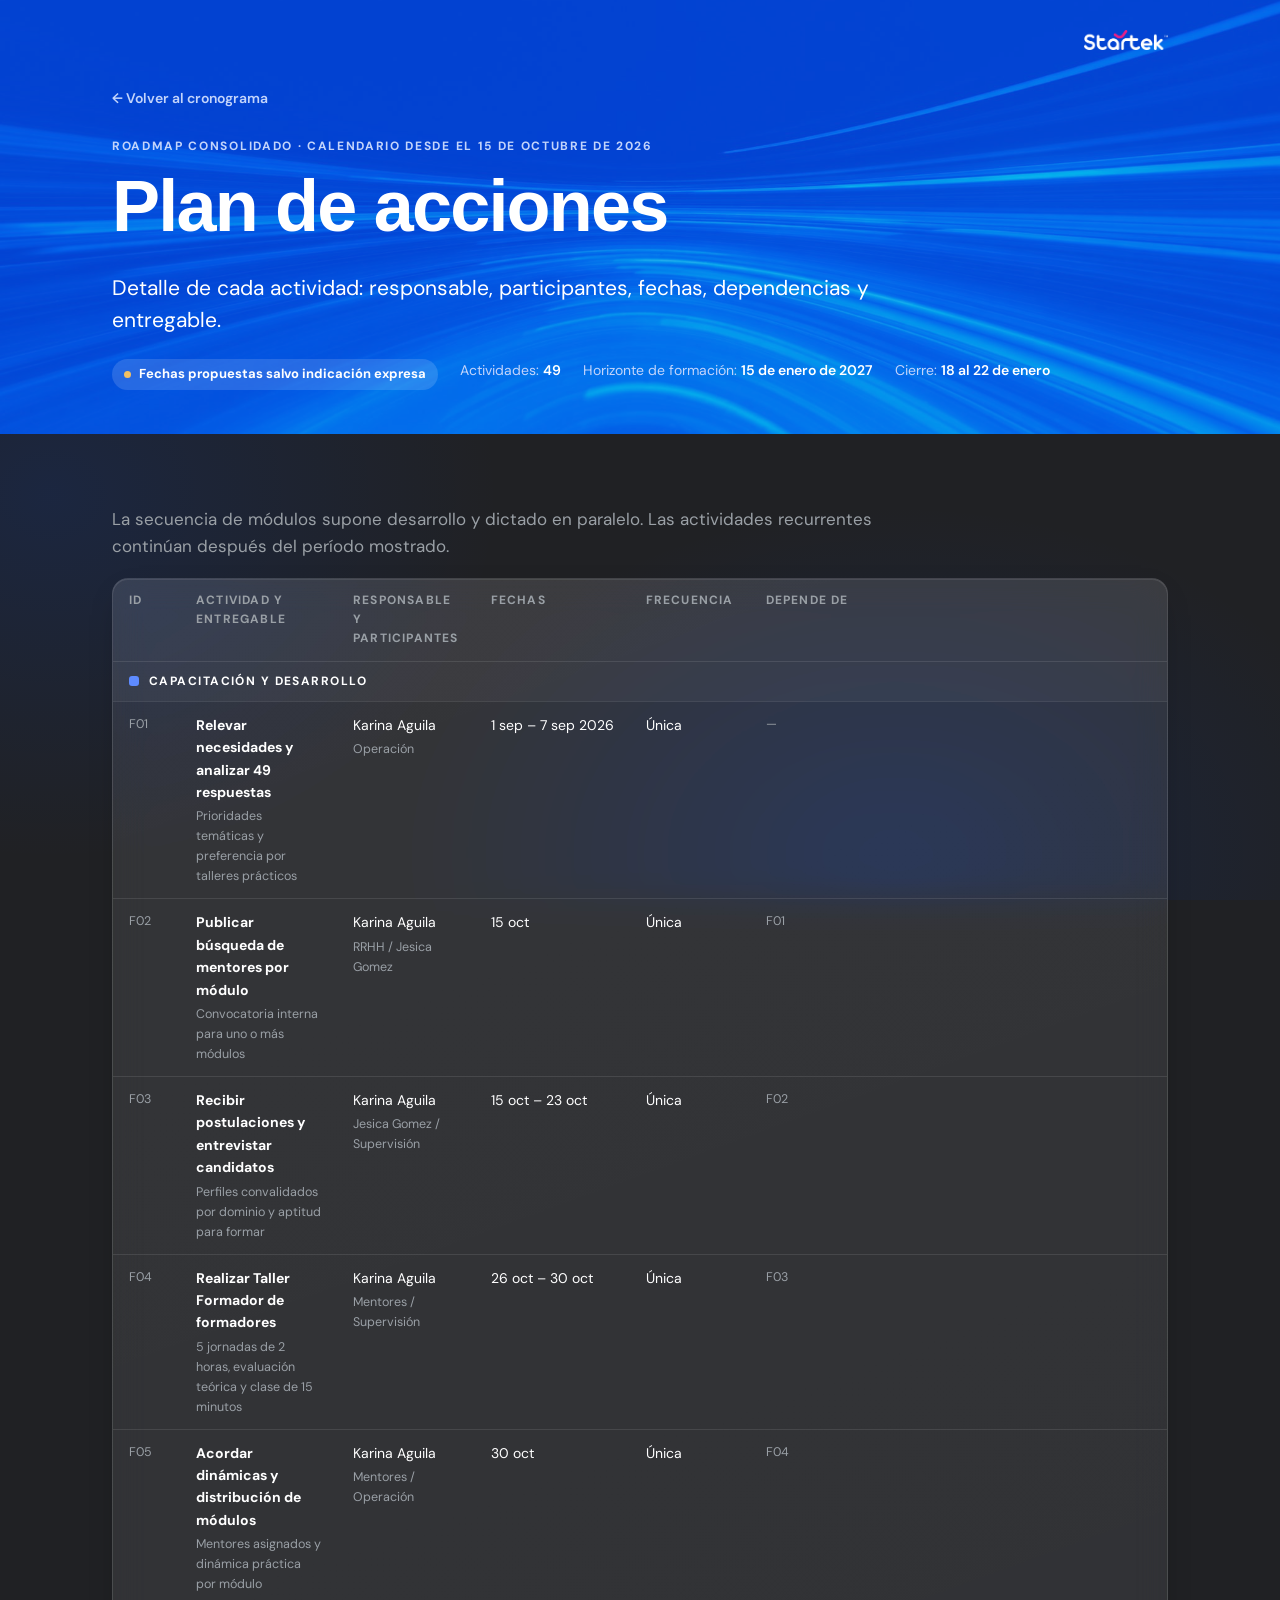
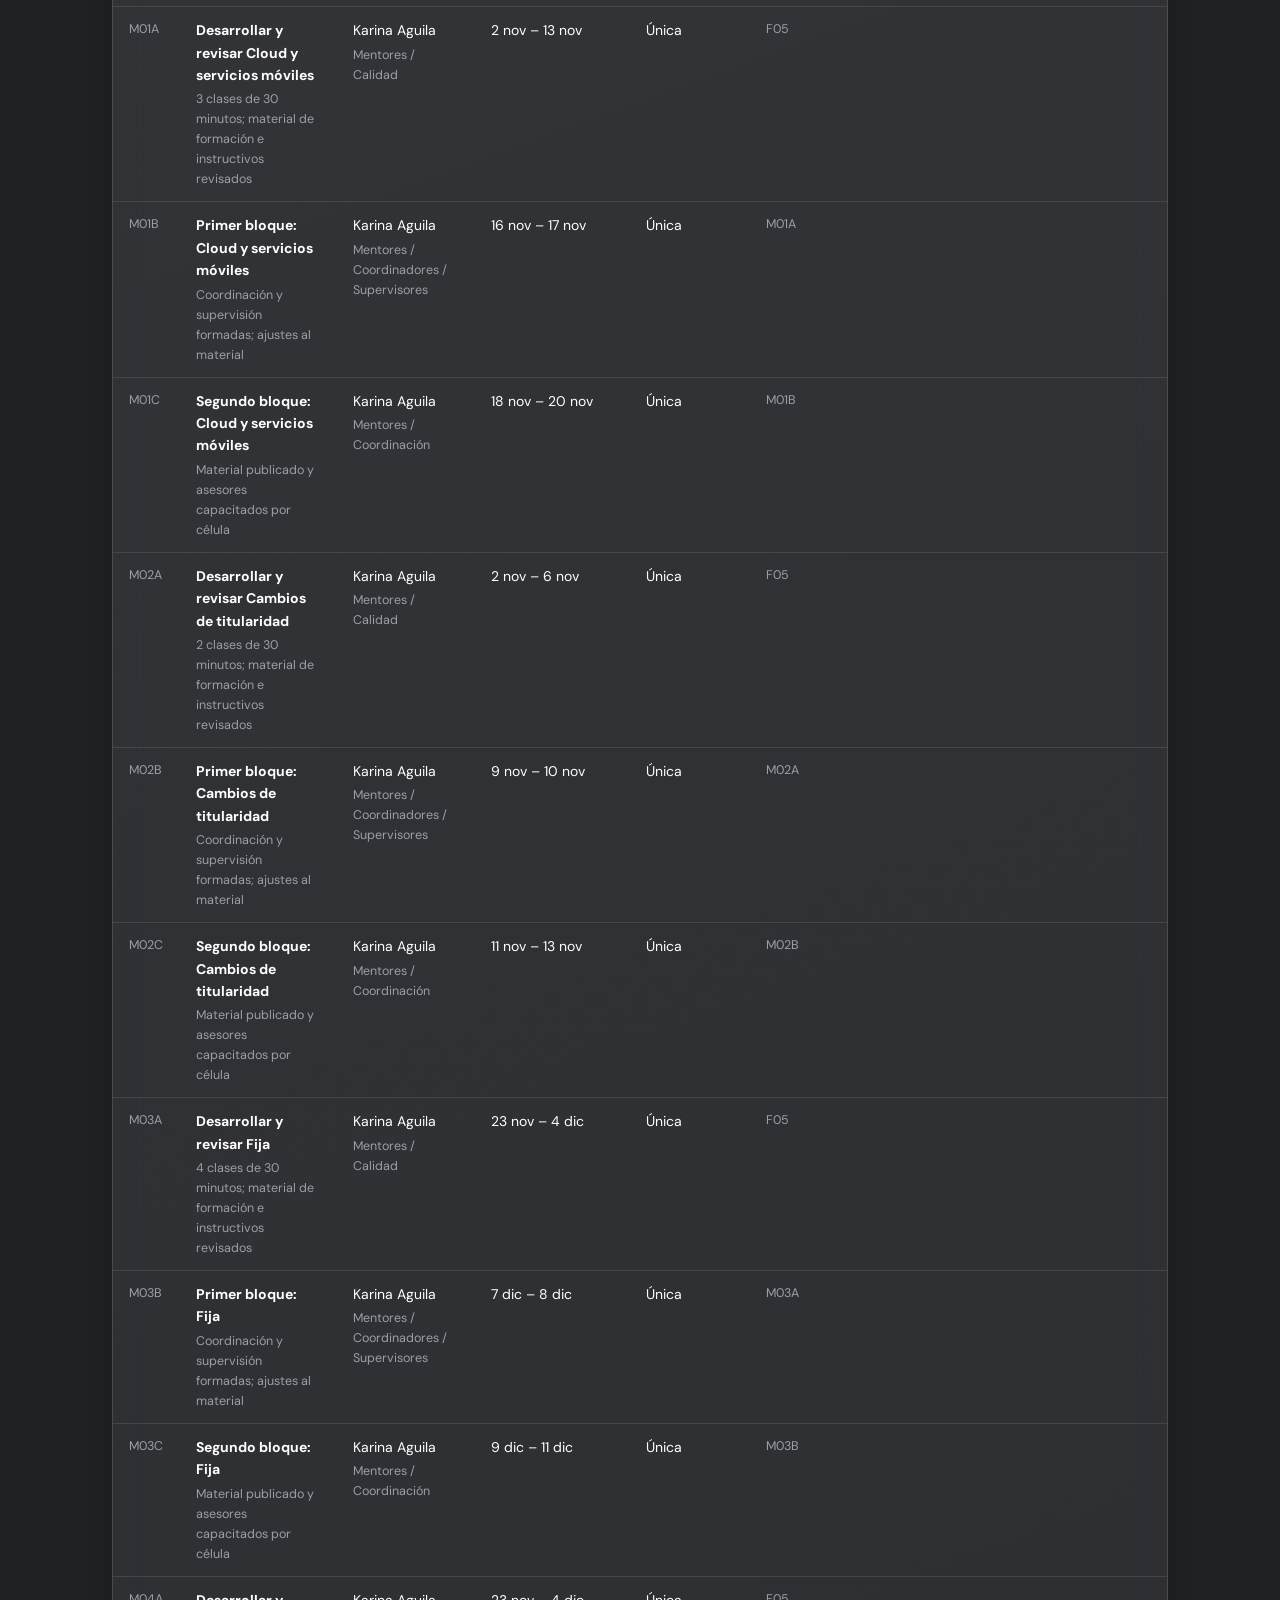
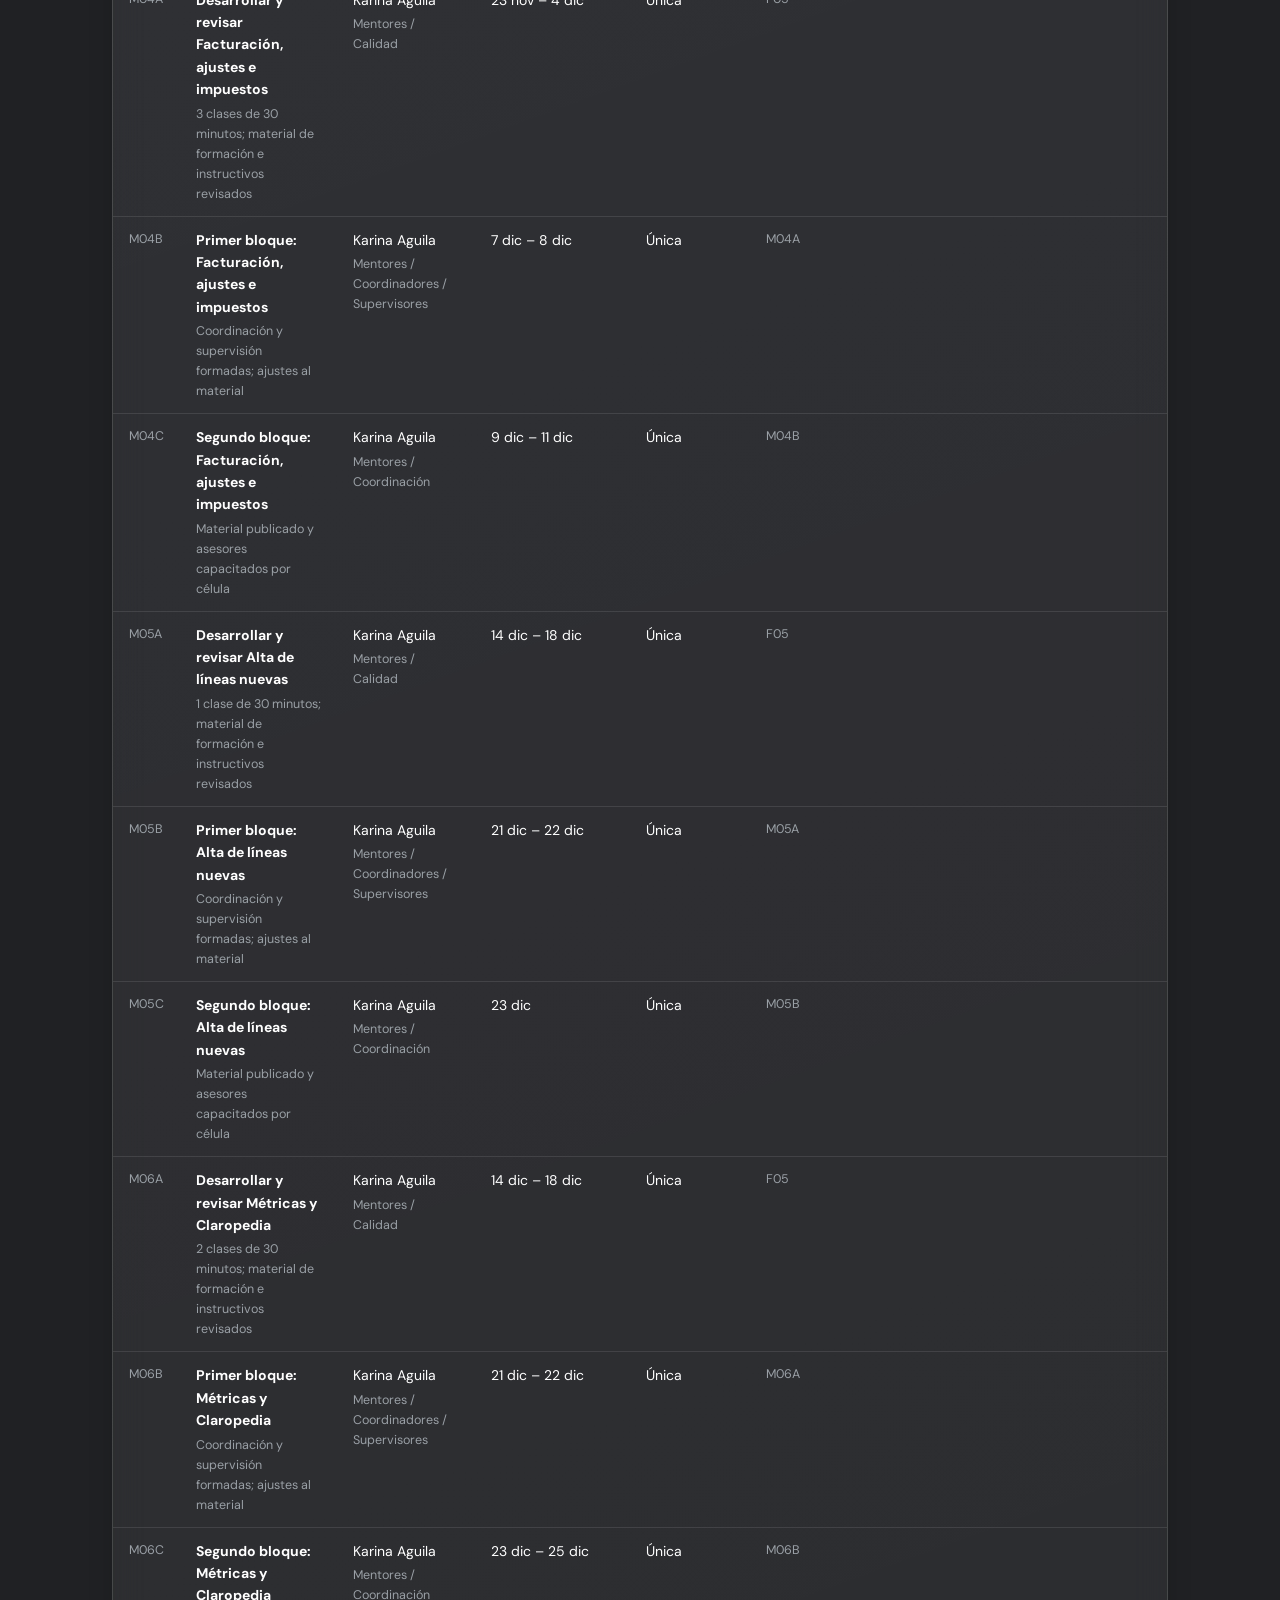
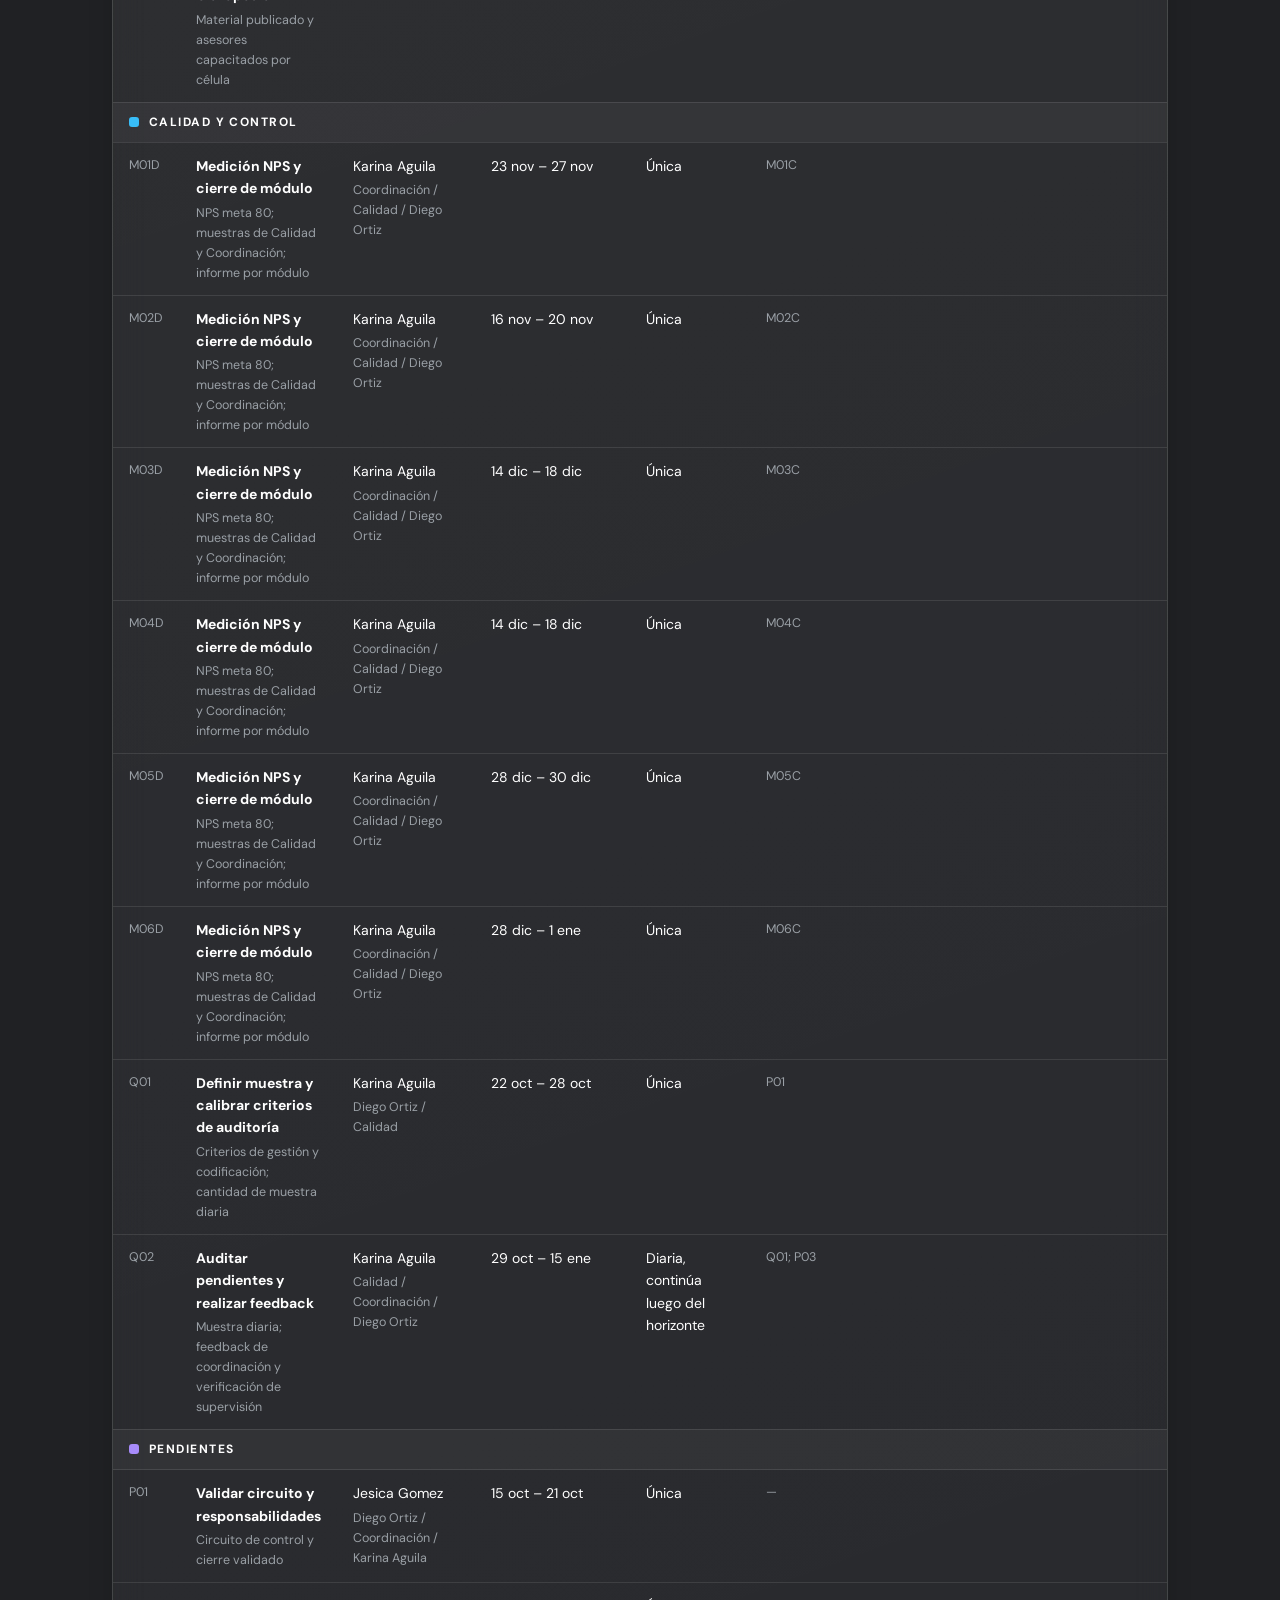
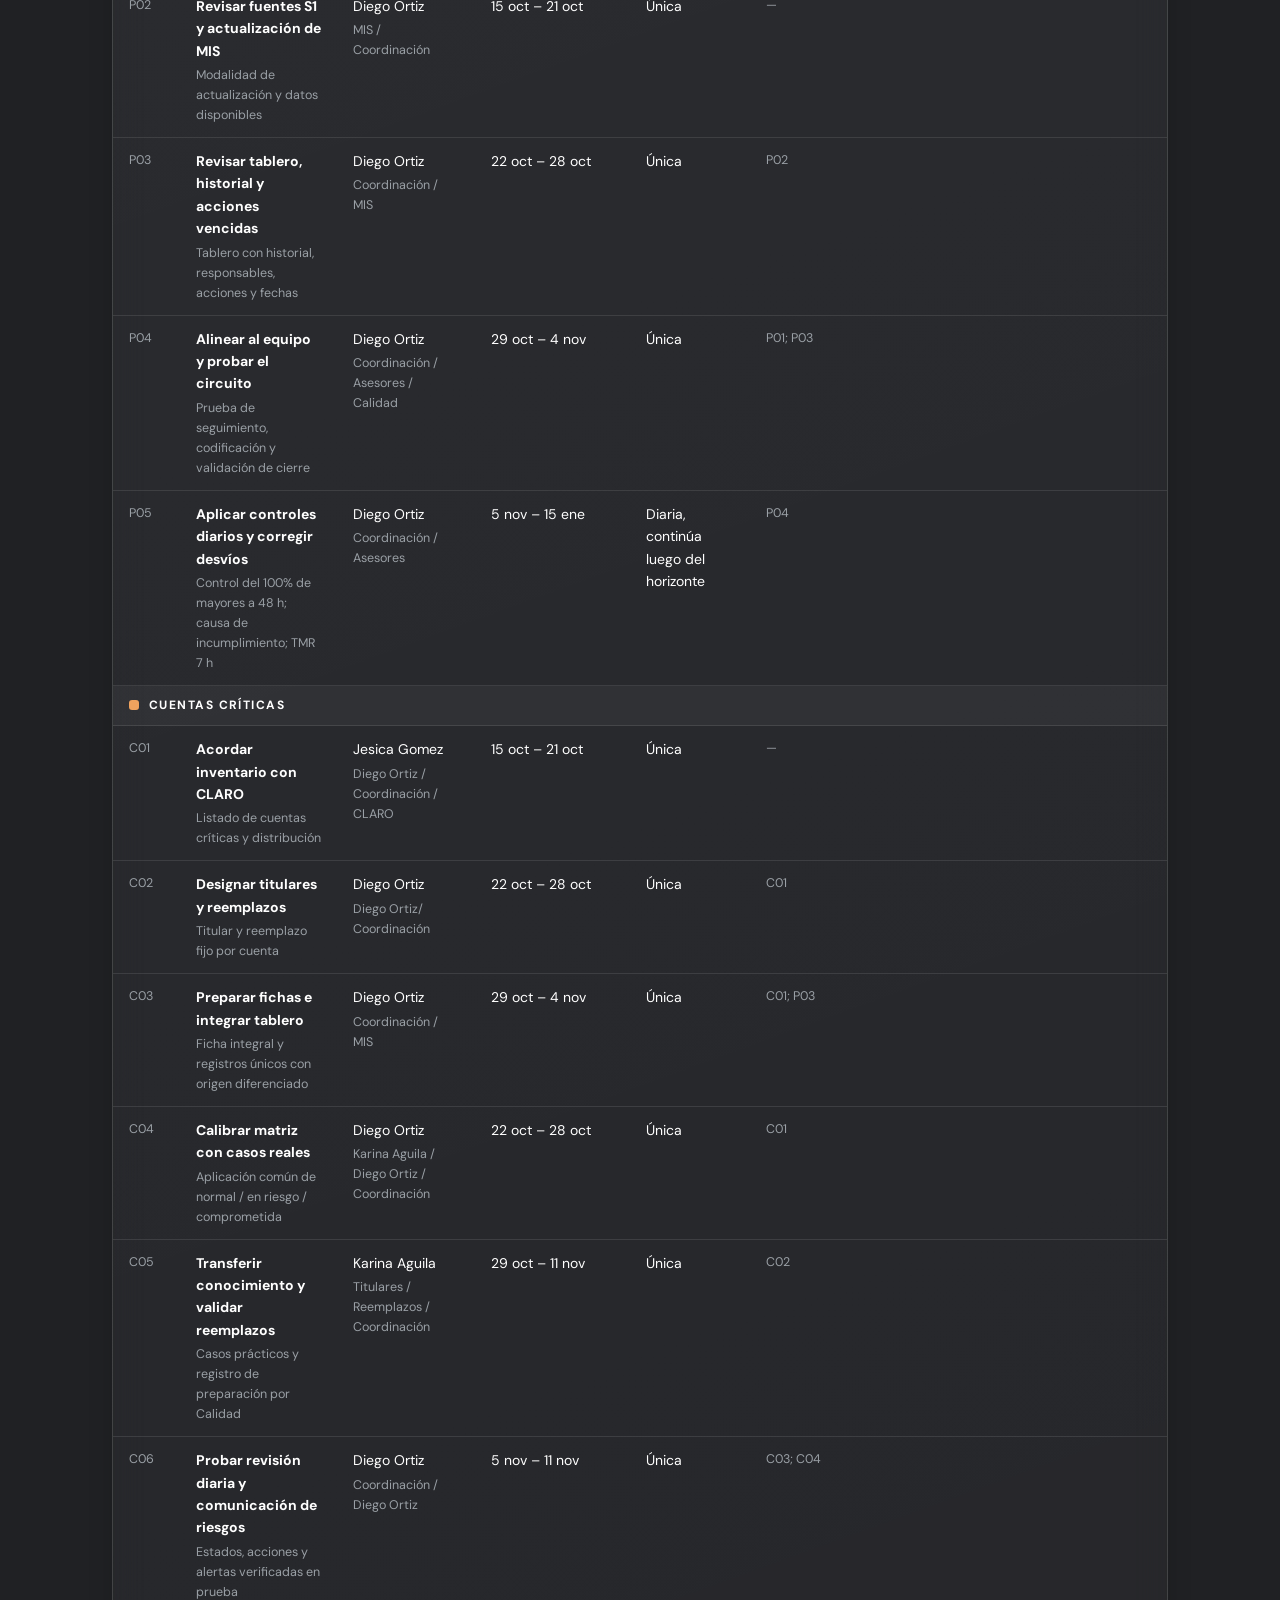
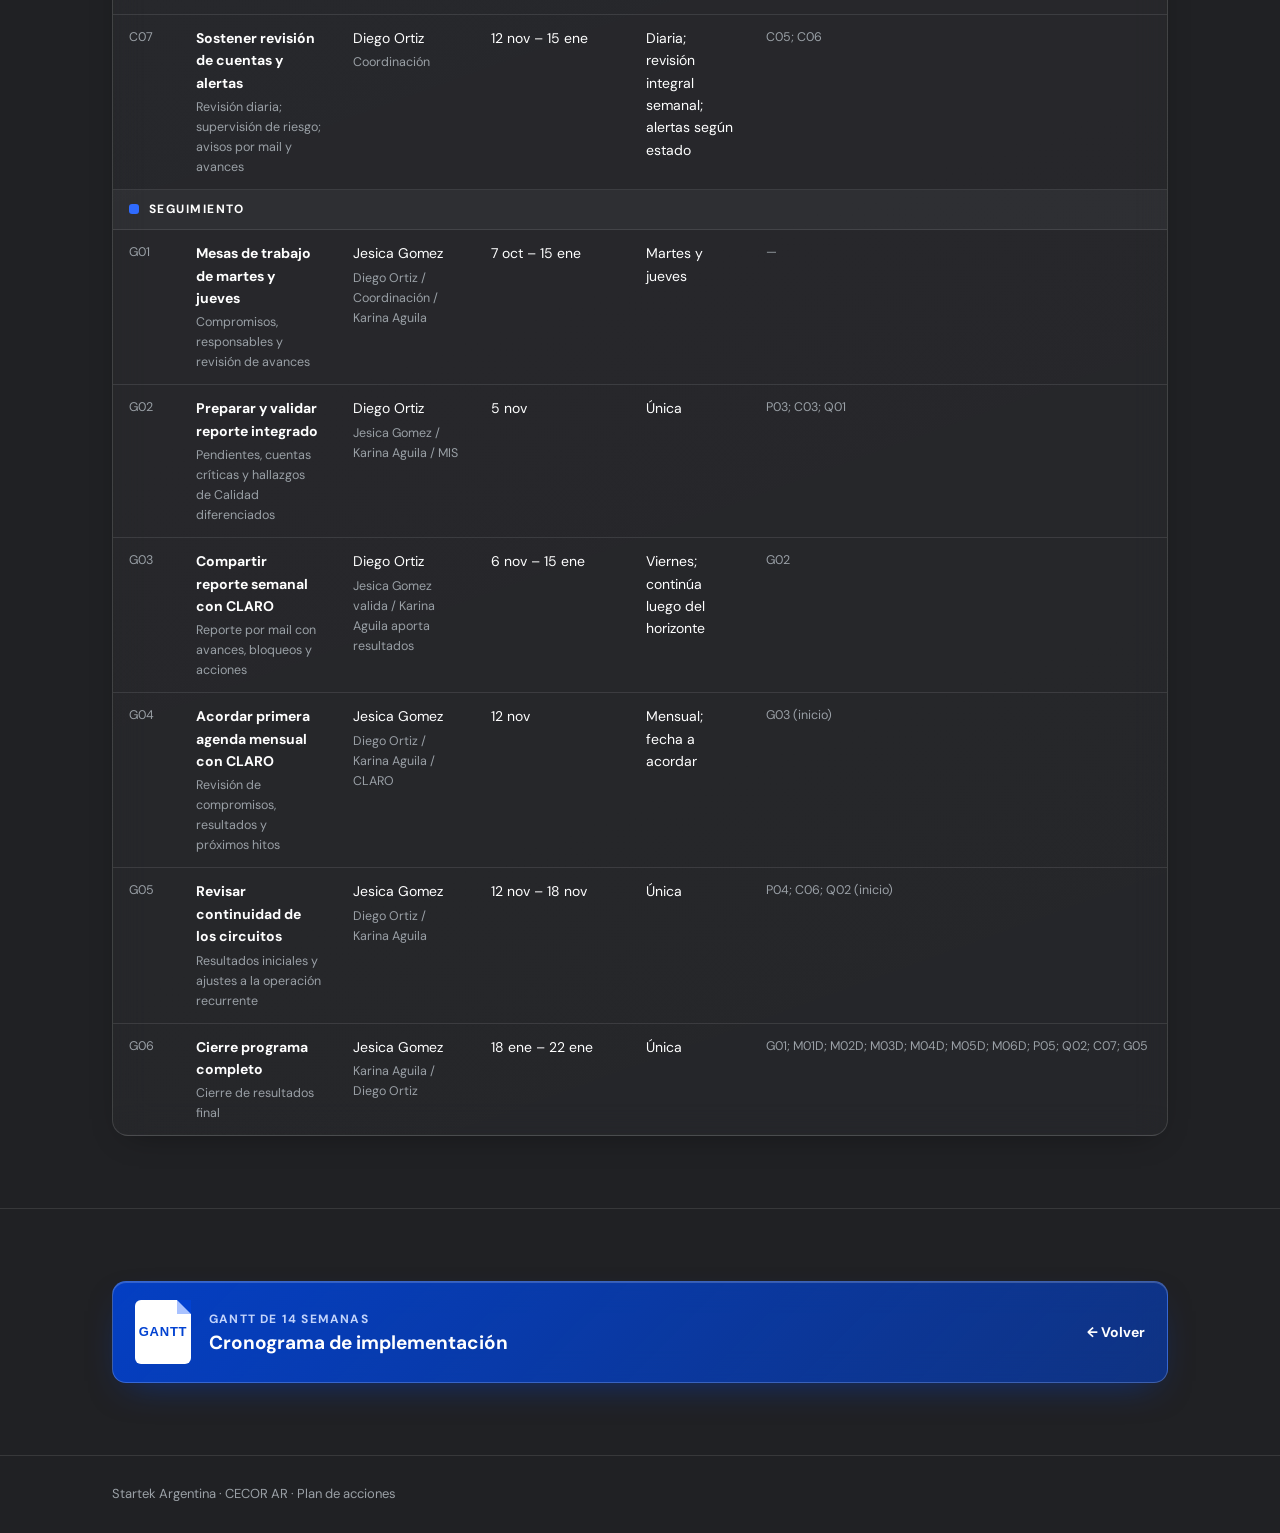
<file: acciones.html>
<!doctype html>
<html lang="es">
<head>
<meta charset="utf-8">
<meta name="viewport" content="width=device-width, initial-scale=1, viewport-fit=cover">
<title>Plan de acciones · CECOR</title>
<link rel="stylesheet" href="https://fonts.googleapis.com/css2?family=DM+Sans:ital,opsz,wght@0,9..40,400;0,9..40,500;0,9..40,600;0,9..40,700;1,9..40,400&display=swap">
<link rel="stylesheet" href="style.css?v=20261016b">
<style>:root{padding-top:env(safe-area-inset-top,0px);padding-bottom:env(safe-area-inset-bottom,0px)}</style>
<meta name="robots" content="noindex, nofollow">
<link rel="icon" type="image/png" href="favicon.png">
<link rel="apple-touch-icon" href="favicon.png">
</head>
<body>
<header class="hero annex-hero">
  <div class="wrap">
    <img class="cover-logo" src="logo.png" alt="Startek" width="720" height="172">
    <a class="back" href="roadmap.html">← Volver al cronograma</a>
    <div class="eyebrow" style="margin-top:26px">Roadmap consolidado · Calendario desde el 15 de octubre de 2026</div>
    <h1 class="display">Plan de acciones</h1>
    <p class="lede">Detalle de cada actividad: responsable, participantes, fechas, dependencias y entregable.</p>
    <div class="meta"><span class="status">Fechas propuestas salvo indicación expresa</span><span>Actividades: <b>49</b></span><span>Horizonte de formación: <b>15 de enero de 2027</b></span><span>Cierre: <b>18 al 22 de enero</b></span></div>
  </div>
</header>
<main>
  <section class="block">
    <div class="wrap" style="display:flex;flex-direction:column;gap:18px">
      <p class="muted" style="margin:0;max-width:70ch">La secuencia de módulos supone desarrollo y dictado en paralelo. Las actividades recurrentes continúan después del período mostrado.</p>
      <div class="tbl-wrap"><table class="rd">
        <thead><tr><th>ID</th><th>Actividad y entregable</th><th>Responsable y participantes</th><th>Fechas</th><th>Frecuencia</th><th>Depende de</th><th>Estado</th><th>Base de fechas</th></tr></thead>
        <tbody><tr class="gh"><td colspan="8"><span class="dot cap"></span>Capacitación y desarrollo</td></tr><tr><td class="mono">F01</td><td><b>Relevar necesidades y analizar 49 respuestas</b><small>Prioridades temáticas y preferencia por talleres prácticos</small></td><td>Karina Aguila<small>Operación</small></td><td class="nowrap">1 sep – 7 sep 2026</td><td>Única</td><td class="mono">—</td><td><span class="st ok">Finalizado</span></td><td class="muted">Realizado</td></tr><tr><td class="mono">F02</td><td><b>Publicar búsqueda de mentores por módulo</b><small>Convocatoria interna para uno o más módulos</small></td><td>Karina Aguila<small>RRHH / Jesica Gomez</small></td><td class="nowrap">15 oct</td><td>Única</td><td class="mono">F01</td><td><span class="st prog">Programado</span></td><td class="muted">Inicio confirmado</td></tr><tr><td class="mono">F03</td><td><b>Recibir postulaciones y entrevistar candidatos</b><small>Perfiles convalidados por dominio y aptitud para formar</small></td><td>Karina Aguila<small>Jesica Gomez / Supervisión</small></td><td class="nowrap">15 oct – 23 oct</td><td>Única</td><td class="mono">F02</td><td><span class="st prog">Programado</span></td><td class="muted">Propuesta</td></tr><tr><td class="mono">F04</td><td><b>Realizar Taller Formador de formadores</b><small>5 jornadas de 2 horas, evaluación teórica y clase de 15 minutos</small></td><td>Karina Aguila<small>Mentores / Supervisión</small></td><td class="nowrap">26 oct – 30 oct</td><td>Única</td><td class="mono">F03</td><td><span class="st prog">Programado</span></td><td class="muted">Propuesta</td></tr><tr><td class="mono">F05</td><td><b>Acordar dinámicas y distribución de módulos</b><small>Mentores asignados y dinámica práctica por módulo</small></td><td>Karina Aguila<small>Mentores / Operación</small></td><td class="nowrap">30 oct</td><td>Única</td><td class="mono">F04</td><td><span class="st prog">Programado</span></td><td class="muted">Propuesta</td></tr><tr><td class="mono">M01A</td><td><b>Desarrollar y revisar Cloud y servicios móviles</b><small>3 clases de 30 minutos; material de formación e instructivos revisados</small></td><td>Karina Aguila<small>Mentores / Calidad</small></td><td class="nowrap">2 nov – 13 nov</td><td>Única</td><td class="mono">F05</td><td><span class="st prog">Programado</span></td><td class="muted">Propuesta</td></tr><tr><td class="mono">M01B</td><td><b>Primer bloque: Cloud y servicios móviles</b><small>Coordinación y supervisión formadas; ajustes al material</small></td><td>Karina Aguila<small>Mentores / Coordinadores / Supervisores</small></td><td class="nowrap">16 nov – 17 nov</td><td>Única</td><td class="mono">M01A</td><td><span class="st prog">Programado</span></td><td class="muted">Propuesta</td></tr><tr><td class="mono">M01C</td><td><b>Segundo bloque: Cloud y servicios móviles</b><small>Material publicado y asesores capacitados por célula</small></td><td>Karina Aguila<small>Mentores / Coordinación</small></td><td class="nowrap">18 nov – 20 nov</td><td>Única</td><td class="mono">M01B</td><td><span class="st prog">Programado</span></td><td class="muted">Propuesta</td></tr><tr><td class="mono">M02A</td><td><b>Desarrollar y revisar Cambios de titularidad</b><small>2 clases de 30 minutos; material de formación e instructivos revisados</small></td><td>Karina Aguila<small>Mentores / Calidad</small></td><td class="nowrap">2 nov – 6 nov</td><td>Única</td><td class="mono">F05</td><td><span class="st prog">Programado</span></td><td class="muted">Propuesta</td></tr><tr><td class="mono">M02B</td><td><b>Primer bloque: Cambios de titularidad</b><small>Coordinación y supervisión formadas; ajustes al material</small></td><td>Karina Aguila<small>Mentores / Coordinadores / Supervisores</small></td><td class="nowrap">9 nov – 10 nov</td><td>Única</td><td class="mono">M02A</td><td><span class="st prog">Programado</span></td><td class="muted">Propuesta</td></tr><tr><td class="mono">M02C</td><td><b>Segundo bloque: Cambios de titularidad</b><small>Material publicado y asesores capacitados por célula</small></td><td>Karina Aguila<small>Mentores / Coordinación</small></td><td class="nowrap">11 nov – 13 nov</td><td>Única</td><td class="mono">M02B</td><td><span class="st prog">Programado</span></td><td class="muted">Propuesta</td></tr><tr><td class="mono">M03A</td><td><b>Desarrollar y revisar Fija</b><small>4 clases de 30 minutos; material de formación e instructivos revisados</small></td><td>Karina Aguila<small>Mentores / Calidad</small></td><td class="nowrap">23 nov – 4 dic</td><td>Única</td><td class="mono">F05</td><td><span class="st prog">Programado</span></td><td class="muted">Propuesta</td></tr><tr><td class="mono">M03B</td><td><b>Primer bloque: Fija</b><small>Coordinación y supervisión formadas; ajustes al material</small></td><td>Karina Aguila<small>Mentores / Coordinadores / Supervisores</small></td><td class="nowrap">7 dic – 8 dic</td><td>Única</td><td class="mono">M03A</td><td><span class="st prog">Programado</span></td><td class="muted">Propuesta</td></tr><tr><td class="mono">M03C</td><td><b>Segundo bloque: Fija</b><small>Material publicado y asesores capacitados por célula</small></td><td>Karina Aguila<small>Mentores / Coordinación</small></td><td class="nowrap">9 dic – 11 dic</td><td>Única</td><td class="mono">M03B</td><td><span class="st prog">Programado</span></td><td class="muted">Propuesta</td></tr><tr><td class="mono">M04A</td><td><b>Desarrollar y revisar Facturación, ajustes e impuestos</b><small>3 clases de 30 minutos; material de formación e instructivos revisados</small></td><td>Karina Aguila<small>Mentores / Calidad</small></td><td class="nowrap">23 nov – 4 dic</td><td>Única</td><td class="mono">F05</td><td><span class="st prog">Programado</span></td><td class="muted">Propuesta</td></tr><tr><td class="mono">M04B</td><td><b>Primer bloque: Facturación, ajustes e impuestos</b><small>Coordinación y supervisión formadas; ajustes al material</small></td><td>Karina Aguila<small>Mentores / Coordinadores / Supervisores</small></td><td class="nowrap">7 dic – 8 dic</td><td>Única</td><td class="mono">M04A</td><td><span class="st prog">Programado</span></td><td class="muted">Propuesta</td></tr><tr><td class="mono">M04C</td><td><b>Segundo bloque: Facturación, ajustes e impuestos</b><small>Material publicado y asesores capacitados por célula</small></td><td>Karina Aguila<small>Mentores / Coordinación</small></td><td class="nowrap">9 dic – 11 dic</td><td>Única</td><td class="mono">M04B</td><td><span class="st prog">Programado</span></td><td class="muted">Propuesta</td></tr><tr><td class="mono">M05A</td><td><b>Desarrollar y revisar Alta de líneas nuevas</b><small>1 clase de 30 minutos; material de formación e instructivos revisados</small></td><td>Karina Aguila<small>Mentores / Calidad</small></td><td class="nowrap">14 dic – 18 dic</td><td>Única</td><td class="mono">F05</td><td><span class="st prog">Programado</span></td><td class="muted">Propuesta</td></tr><tr><td class="mono">M05B</td><td><b>Primer bloque: Alta de líneas nuevas</b><small>Coordinación y supervisión formadas; ajustes al material</small></td><td>Karina Aguila<small>Mentores / Coordinadores / Supervisores</small></td><td class="nowrap">21 dic – 22 dic</td><td>Única</td><td class="mono">M05A</td><td><span class="st prog">Programado</span></td><td class="muted">Propuesta</td></tr><tr><td class="mono">M05C</td><td><b>Segundo bloque: Alta de líneas nuevas</b><small>Material publicado y asesores capacitados por célula</small></td><td>Karina Aguila<small>Mentores / Coordinación</small></td><td class="nowrap">23 dic</td><td>Única</td><td class="mono">M05B</td><td><span class="st prog">Programado</span></td><td class="muted">Propuesta</td></tr><tr><td class="mono">M06A</td><td><b>Desarrollar y revisar Métricas y Claropedia</b><small>2 clases de 30 minutos; material de formación e instructivos revisados</small></td><td>Karina Aguila<small>Mentores / Calidad</small></td><td class="nowrap">14 dic – 18 dic</td><td>Única</td><td class="mono">F05</td><td><span class="st prog">Programado</span></td><td class="muted">Propuesta</td></tr><tr><td class="mono">M06B</td><td><b>Primer bloque: Métricas y Claropedia</b><small>Coordinación y supervisión formadas; ajustes al material</small></td><td>Karina Aguila<small>Mentores / Coordinadores / Supervisores</small></td><td class="nowrap">21 dic – 22 dic</td><td>Única</td><td class="mono">M06A</td><td><span class="st prog">Programado</span></td><td class="muted">Propuesta</td></tr><tr><td class="mono">M06C</td><td><b>Segundo bloque: Métricas y Claropedia</b><small>Material publicado y asesores capacitados por célula</small></td><td>Karina Aguila<small>Mentores / Coordinación</small></td><td class="nowrap">23 dic – 25 dic</td><td>Única</td><td class="mono">M06B</td><td><span class="st prog">Programado</span></td><td class="muted">Propuesta</td></tr><tr class="gh"><td colspan="8"><span class="dot cal"></span>Calidad y Control</td></tr><tr><td class="mono">M01D</td><td><b>Medición NPS y cierre de módulo</b><small>NPS meta 80; muestras de Calidad y Coordinación; informe por módulo</small></td><td>Karina Aguila<small>Coordinación / Calidad / Diego Ortiz</small></td><td class="nowrap">23 nov – 27 nov</td><td>Única</td><td class="mono">M01C</td><td><span class="st prog">Programado</span></td><td class="muted">Propuesta</td></tr><tr><td class="mono">M02D</td><td><b>Medición NPS y cierre de módulo</b><small>NPS meta 80; muestras de Calidad y Coordinación; informe por módulo</small></td><td>Karina Aguila<small>Coordinación / Calidad / Diego Ortiz</small></td><td class="nowrap">16 nov – 20 nov</td><td>Única</td><td class="mono">M02C</td><td><span class="st prog">Programado</span></td><td class="muted">Propuesta</td></tr><tr><td class="mono">M03D</td><td><b>Medición NPS y cierre de módulo</b><small>NPS meta 80; muestras de Calidad y Coordinación; informe por módulo</small></td><td>Karina Aguila<small>Coordinación / Calidad / Diego Ortiz</small></td><td class="nowrap">14 dic – 18 dic</td><td>Única</td><td class="mono">M03C</td><td><span class="st prog">Programado</span></td><td class="muted">Propuesta</td></tr><tr><td class="mono">M04D</td><td><b>Medición NPS y cierre de módulo</b><small>NPS meta 80; muestras de Calidad y Coordinación; informe por módulo</small></td><td>Karina Aguila<small>Coordinación / Calidad / Diego Ortiz</small></td><td class="nowrap">14 dic – 18 dic</td><td>Única</td><td class="mono">M04C</td><td><span class="st prog">Programado</span></td><td class="muted">Propuesta</td></tr><tr><td class="mono">M05D</td><td><b>Medición NPS y cierre de módulo</b><small>NPS meta 80; muestras de Calidad y Coordinación; informe por módulo</small></td><td>Karina Aguila<small>Coordinación / Calidad / Diego Ortiz</small></td><td class="nowrap">28 dic – 30 dic</td><td>Única</td><td class="mono">M05C</td><td><span class="st prog">Programado</span></td><td class="muted">Propuesta</td></tr><tr><td class="mono">M06D</td><td><b>Medición NPS y cierre de módulo</b><small>NPS meta 80; muestras de Calidad y Coordinación; informe por módulo</small></td><td>Karina Aguila<small>Coordinación / Calidad / Diego Ortiz</small></td><td class="nowrap">28 dic – 1 ene</td><td>Única</td><td class="mono">M06C</td><td><span class="st prog">Programado</span></td><td class="muted">Propuesta</td></tr><tr><td class="mono">Q01</td><td><b>Definir muestra y calibrar criterios de auditoría</b><small>Criterios de gestión y codificación; cantidad de muestra diaria</small></td><td>Karina Aguila<small>Diego Ortiz / Calidad</small></td><td class="nowrap">22 oct – 28 oct</td><td>Única</td><td class="mono">P01</td><td><span class="st prog">Programado</span></td><td class="muted">Propuesta</td></tr><tr><td class="mono">Q02</td><td><b>Auditar pendientes y realizar feedback</b><small>Muestra diaria; feedback de coordinación y verificación de supervisión</small></td><td>Karina Aguila<small>Calidad / Coordinación / Diego Ortiz</small></td><td class="nowrap">29 oct – 15 ene</td><td>Diaria, continúa luego del horizonte</td><td class="mono">Q01; P03</td><td><span class="st prog">Programado</span></td><td class="muted">Propuesta</td></tr><tr class="gh"><td colspan="8"><span class="dot pen"></span>Pendientes</td></tr><tr><td class="mono">P01</td><td><b>Validar circuito y responsabilidades</b><small>Circuito de control y cierre validado</small></td><td>Jesica Gomez<small>Diego Ortiz / Coordinación / Karina Aguila</small></td><td class="nowrap">15 oct – 21 oct</td><td>Única</td><td class="mono">—</td><td><span class="st val">En validación</span></td><td class="muted">Propuesta</td></tr><tr><td class="mono">P02</td><td><b>Revisar fuentes S1 y actualización de MIS</b><small>Modalidad de actualización y datos disponibles</small></td><td>Diego Ortiz<small>MIS / Coordinación</small></td><td class="nowrap">15 oct – 21 oct</td><td>Única</td><td class="mono">—</td><td><span class="st prog">Programado</span></td><td class="muted">Propuesta</td></tr><tr><td class="mono">P03</td><td><b>Revisar tablero, historial y acciones vencidas</b><small>Tablero con historial, responsables, acciones y fechas</small></td><td>Diego Ortiz<small>Coordinación / MIS</small></td><td class="nowrap">22 oct – 28 oct</td><td>Única</td><td class="mono">P02</td><td><span class="st prog">Programado</span></td><td class="muted">Propuesta</td></tr><tr><td class="mono">P04</td><td><b>Alinear al equipo y probar el circuito</b><small>Prueba de seguimiento, codificación y validación de cierre</small></td><td>Diego Ortiz<small>Coordinación / Asesores / Calidad</small></td><td class="nowrap">29 oct – 4 nov</td><td>Única</td><td class="mono">P01; P03</td><td><span class="st prog">Programado</span></td><td class="muted">Propuesta</td></tr><tr><td class="mono">P05</td><td><b>Aplicar controles diarios y corregir desvíos</b><small>Control del 100% de mayores a 48 h; causa de incumplimiento; TMR 7 h</small></td><td>Diego Ortiz<small>Coordinación / Asesores</small></td><td class="nowrap">5 nov – 15 ene</td><td>Diaria, continúa luego del horizonte</td><td class="mono">P04</td><td><span class="st prog">Programado</span></td><td class="muted">Propuesta</td></tr><tr class="gh"><td colspan="8"><span class="dot cue"></span>Cuentas críticas</td></tr><tr><td class="mono">C01</td><td><b>Acordar inventario con CLARO</b><small>Listado de cuentas críticas y distribución</small></td><td>Jesica Gomez<small>Diego Ortiz / Coordinación / CLARO</small></td><td class="nowrap">15 oct – 21 oct</td><td>Única</td><td class="mono">—</td><td><span class="st prog">Programado</span></td><td class="muted">Propuesta</td></tr><tr><td class="mono">C02</td><td><b>Designar titulares y reemplazos</b><small>Titular y reemplazo fijo por cuenta</small></td><td>Diego Ortiz<small>Diego Ortiz/ Coordinación</small></td><td class="nowrap">22 oct – 28 oct</td><td>Única</td><td class="mono">C01</td><td><span class="st prog">Programado</span></td><td class="muted">Propuesta</td></tr><tr><td class="mono">C03</td><td><b>Preparar fichas e integrar tablero</b><small>Ficha integral y registros únicos con origen diferenciado</small></td><td>Diego Ortiz<small>Coordinación / MIS</small></td><td class="nowrap">29 oct – 4 nov</td><td>Única</td><td class="mono">C01; P03</td><td><span class="st prog">Programado</span></td><td class="muted">Propuesta</td></tr><tr><td class="mono">C04</td><td><b>Calibrar matriz con casos reales</b><small>Aplicación común de normal / en riesgo / comprometida</small></td><td>Diego Ortiz<small>Karina Aguila / Diego Ortiz / Coordinación</small></td><td class="nowrap">22 oct – 28 oct</td><td>Única</td><td class="mono">C01</td><td><span class="st prog">Programado</span></td><td class="muted">Propuesta</td></tr><tr><td class="mono">C05</td><td><b>Transferir conocimiento y validar reemplazos</b><small>Casos prácticos y registro de preparación por Calidad</small></td><td>Karina Aguila<small>Titulares / Reemplazos / Coordinación</small></td><td class="nowrap">29 oct – 11 nov</td><td>Única</td><td class="mono">C02</td><td><span class="st prog">Programado</span></td><td class="muted">Propuesta</td></tr><tr><td class="mono">C06</td><td><b>Probar revisión diaria y comunicación de riesgos</b><small>Estados, acciones y alertas verificadas en prueba</small></td><td>Diego Ortiz<small>Coordinación / Diego Ortiz</small></td><td class="nowrap">5 nov – 11 nov</td><td>Única</td><td class="mono">C03; C04</td><td><span class="st prog">Programado</span></td><td class="muted">Propuesta</td></tr><tr><td class="mono">C07</td><td><b>Sostener revisión de cuentas y alertas</b><small>Revisión diaria; supervisión de riesgo; avisos por mail y avances</small></td><td>Diego Ortiz<small>Coordinación</small></td><td class="nowrap">12 nov – 15 ene</td><td>Diaria; revisión integral semanal; alertas según estado</td><td class="mono">C05; C06</td><td><span class="st prog">Programado</span></td><td class="muted">Propuesta</td></tr><tr class="gh"><td colspan="8"><span class="dot seg"></span>Seguimiento</td></tr><tr><td class="mono">G01</td><td><b>Mesas de trabajo de martes y jueves</b><small>Compromisos, responsables y revisión de avances</small></td><td>Jesica Gomez<small>Diego Ortiz / Coordinación / Karina Aguila</small></td><td class="nowrap">7 oct – 15 ene</td><td>Martes y jueves</td><td class="mono">—</td><td><span class="st run">En curso</span></td><td class="muted">Inicio confirmado / horizonte propuesto</td></tr><tr><td class="mono">G02</td><td><b>Preparar y validar reporte integrado</b><small>Pendientes, cuentas críticas y hallazgos de Calidad diferenciados</small></td><td>Diego Ortiz<small>Jesica Gomez / Karina Aguila / MIS</small></td><td class="nowrap">5 nov</td><td>Única</td><td class="mono">P03; C03; Q01</td><td><span class="st prog">Programado</span></td><td class="muted">Propuesta</td></tr><tr><td class="mono">G03</td><td><b>Compartir reporte semanal con CLARO</b><small>Reporte por mail con avances, bloqueos y acciones</small></td><td>Diego Ortiz<small>Jesica Gomez valida / Karina Aguila aporta resultados</small></td><td class="nowrap">6 nov – 15 ene</td><td>Viernes; continúa luego del horizonte</td><td class="mono">G02</td><td><span class="st prog">Programado</span></td><td class="muted">Propuesta de inicio / viernes confirmado</td></tr><tr><td class="mono">G04</td><td><b>Acordar primera agenda mensual con CLARO</b><small>Revisión de compromisos, resultados y próximos hitos</small></td><td>Jesica Gomez<small>Diego Ortiz / Karina Aguila / CLARO</small></td><td class="nowrap">12 nov</td><td>Mensual; fecha a acordar</td><td class="mono">G03 (inicio)</td><td><span class="st prop">Propuesto</span></td><td class="muted">Propuesta</td></tr><tr><td class="mono">G05</td><td><b>Revisar continuidad de los circuitos</b><small>Resultados iniciales y ajustes a la operación recurrente</small></td><td>Jesica Gomez<small>Diego Ortiz / Karina Aguila</small></td><td class="nowrap">12 nov – 18 nov</td><td>Única</td><td class="mono">P04; C06; Q02 (inicio)</td><td><span class="st prog">Programado</span></td><td class="muted">Propuesta</td></tr><tr><td class="mono">G06</td><td><b>Cierre programa completo</b><small>Cierre de resultados final</small></td><td>Jesica Gomez<small>Karina Aguila / Diego Ortiz</small></td><td class="nowrap">18 ene – 22 ene</td><td>Única</td><td class="mono">G01; M01D; M02D; M03D; M04D; M05D; M06D; P05; Q02; C07; G05</td><td><span class="st prog">Programado</span></td><td class="muted">Propuesta</td></tr></tbody>
      </table></div>
    </div>
  </section>
  <section class="block">
    <div class="wrap">
      <a class="doclink" href="roadmap.html"><span class="ico">GANTT</span><span><small>Gantt de 14 semanas</small><strong>Cronograma de implementación</strong></span><span class="arrow">←  Volver</span></a>
    </div>
  </section>
</main>
<div class="wrap foot">Startek Argentina · CECOR AR · Plan de acciones</div>
</body>
</html>
</file>
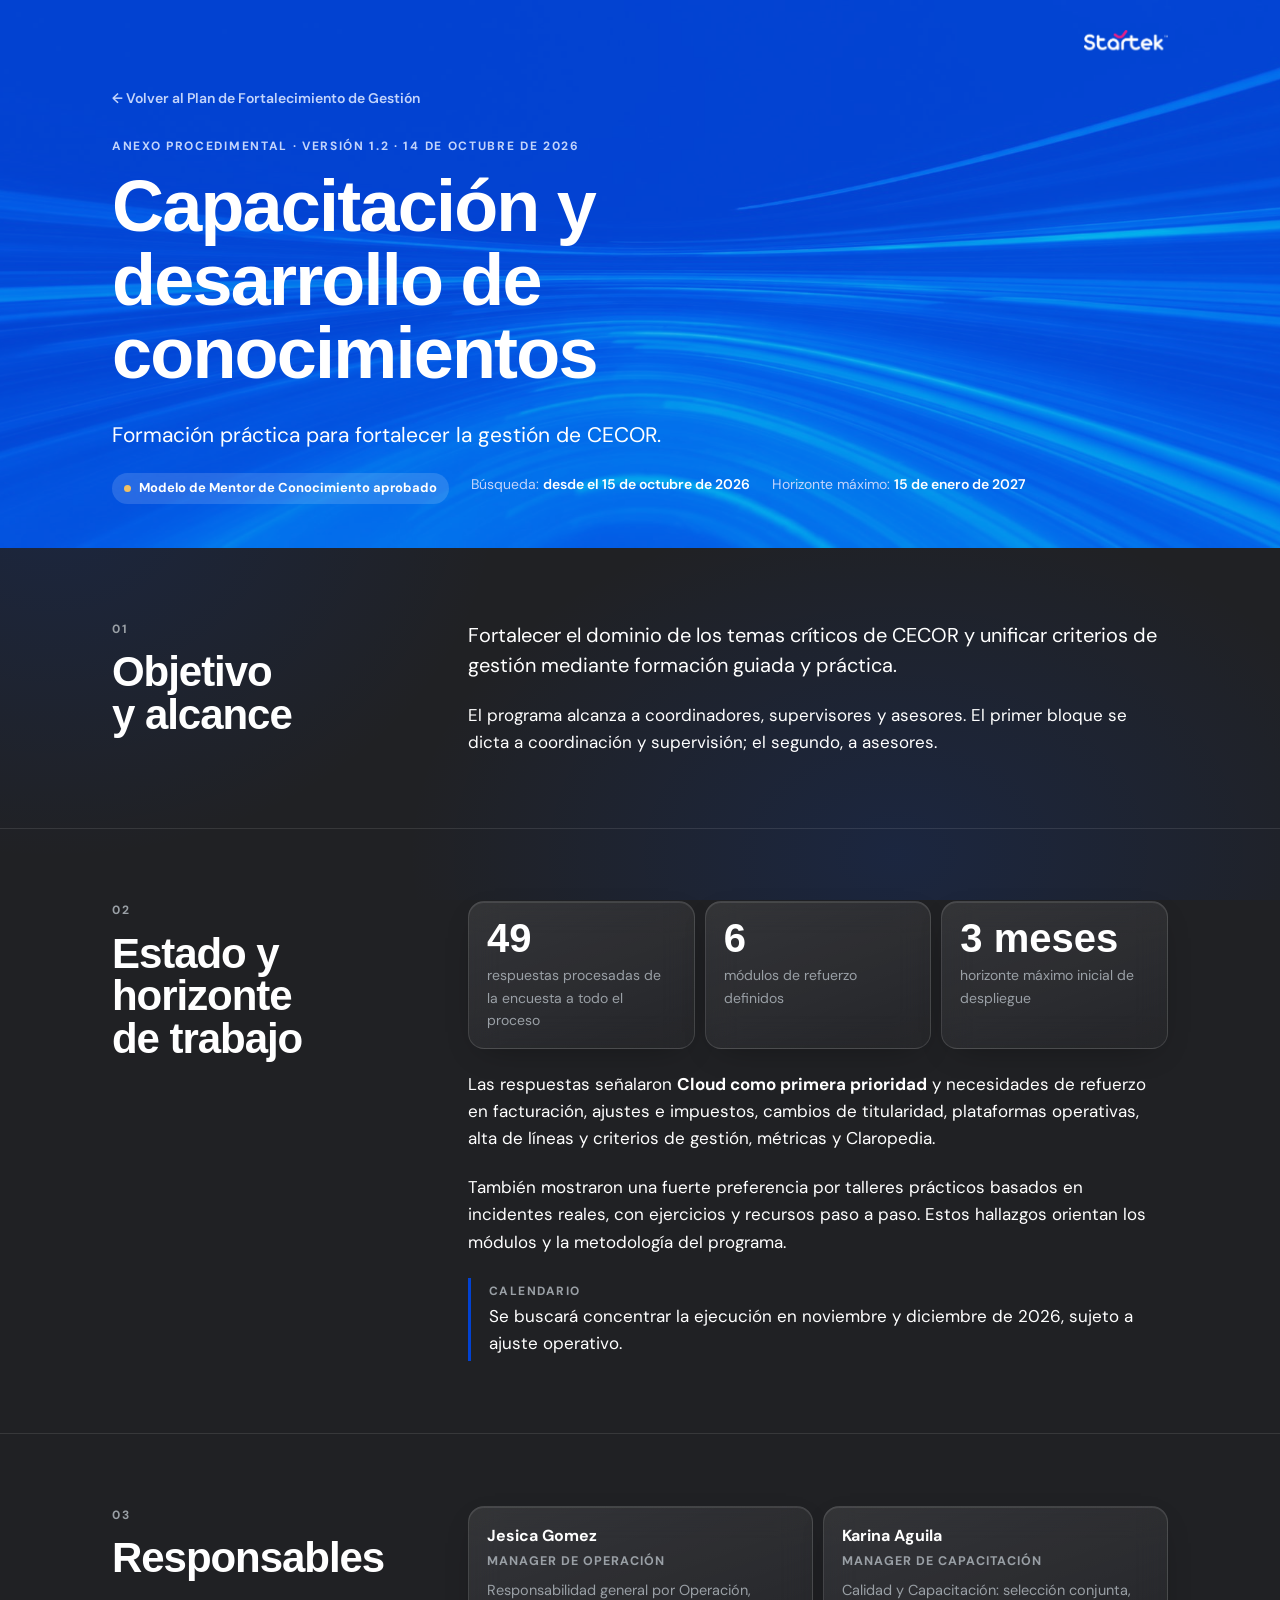
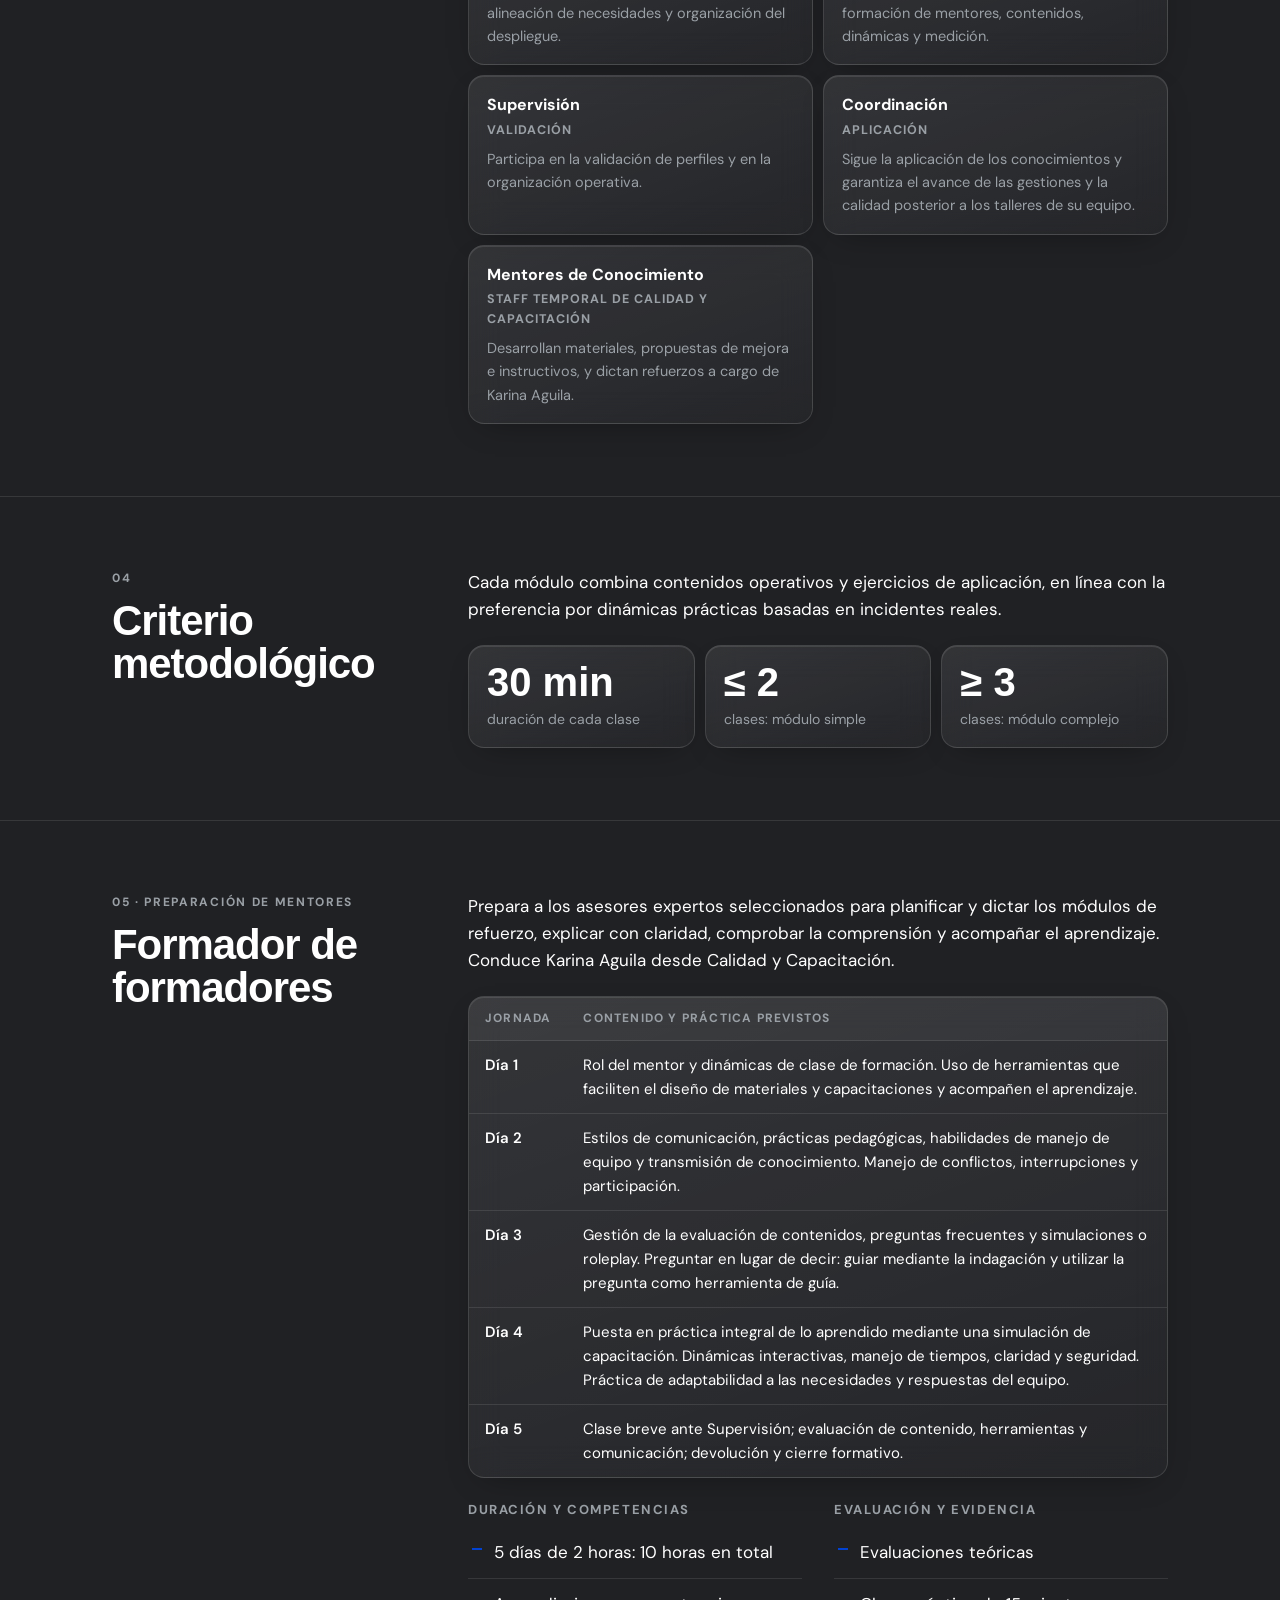
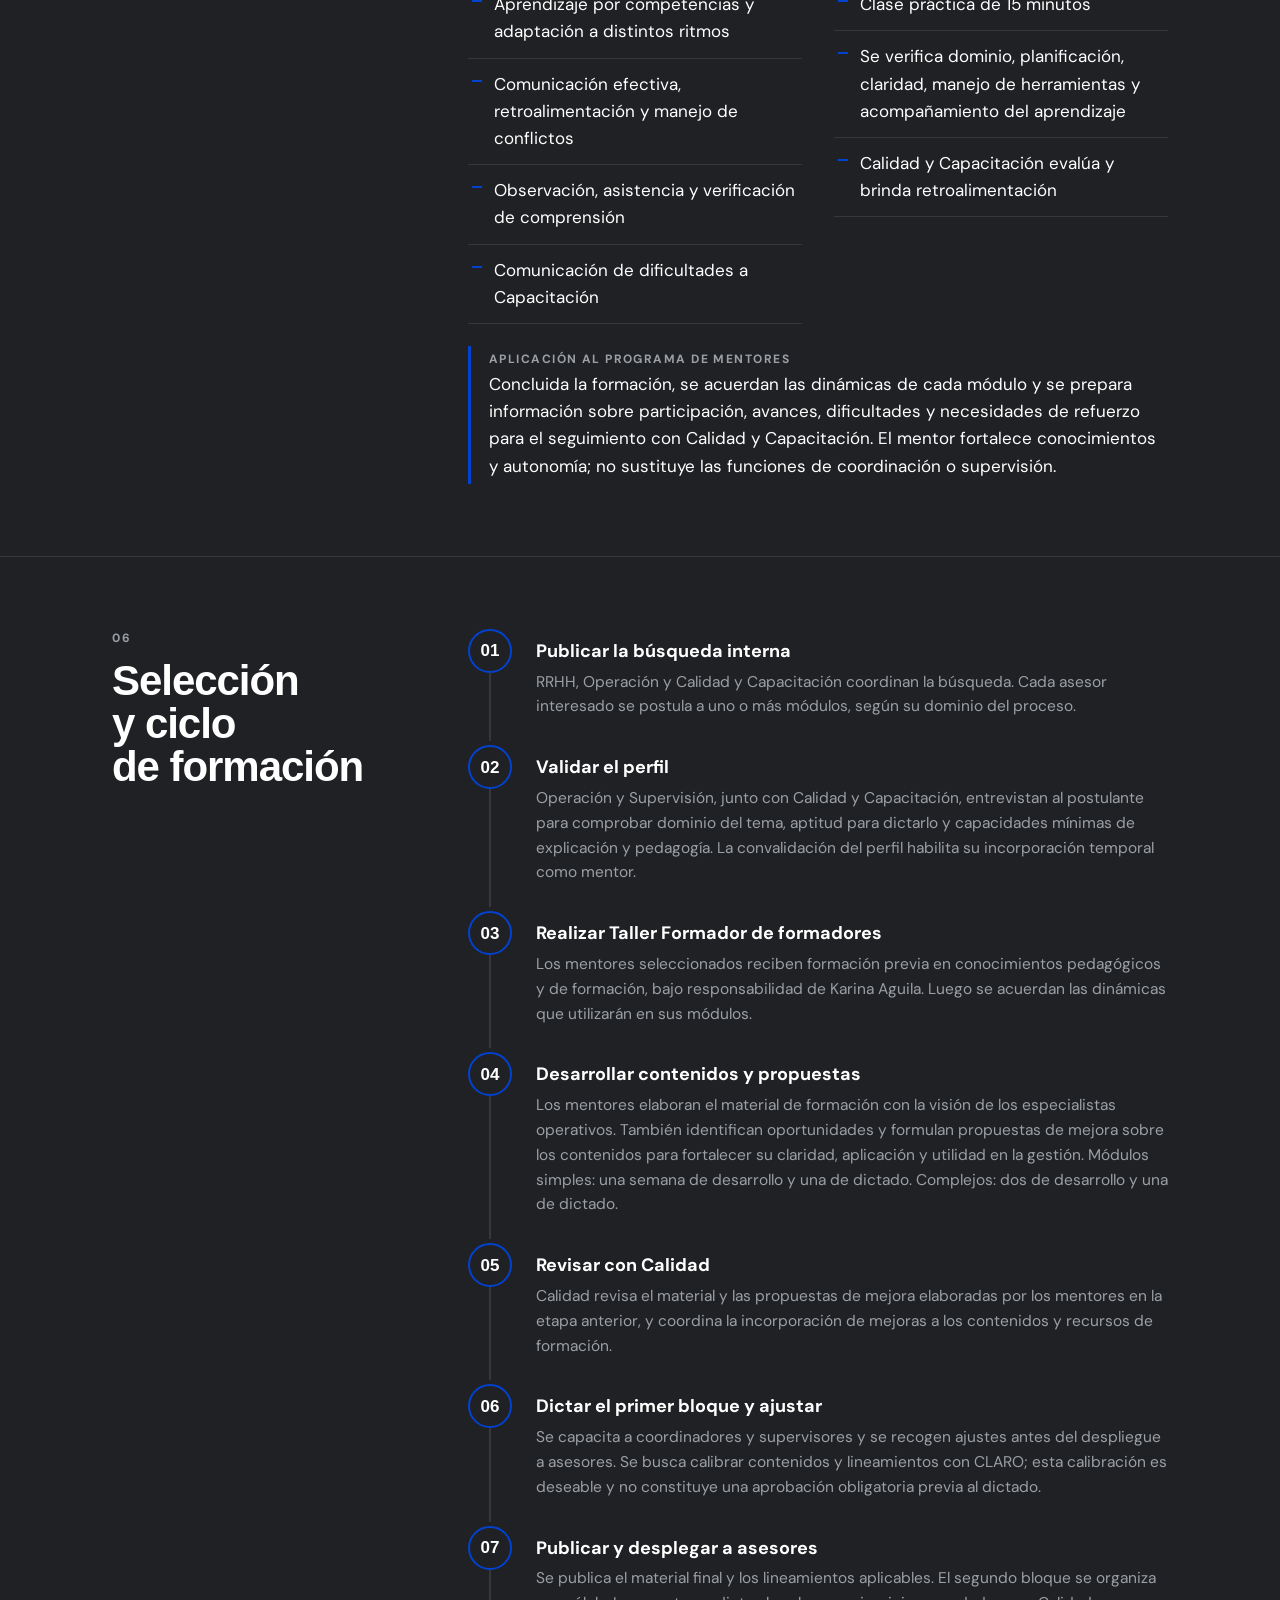
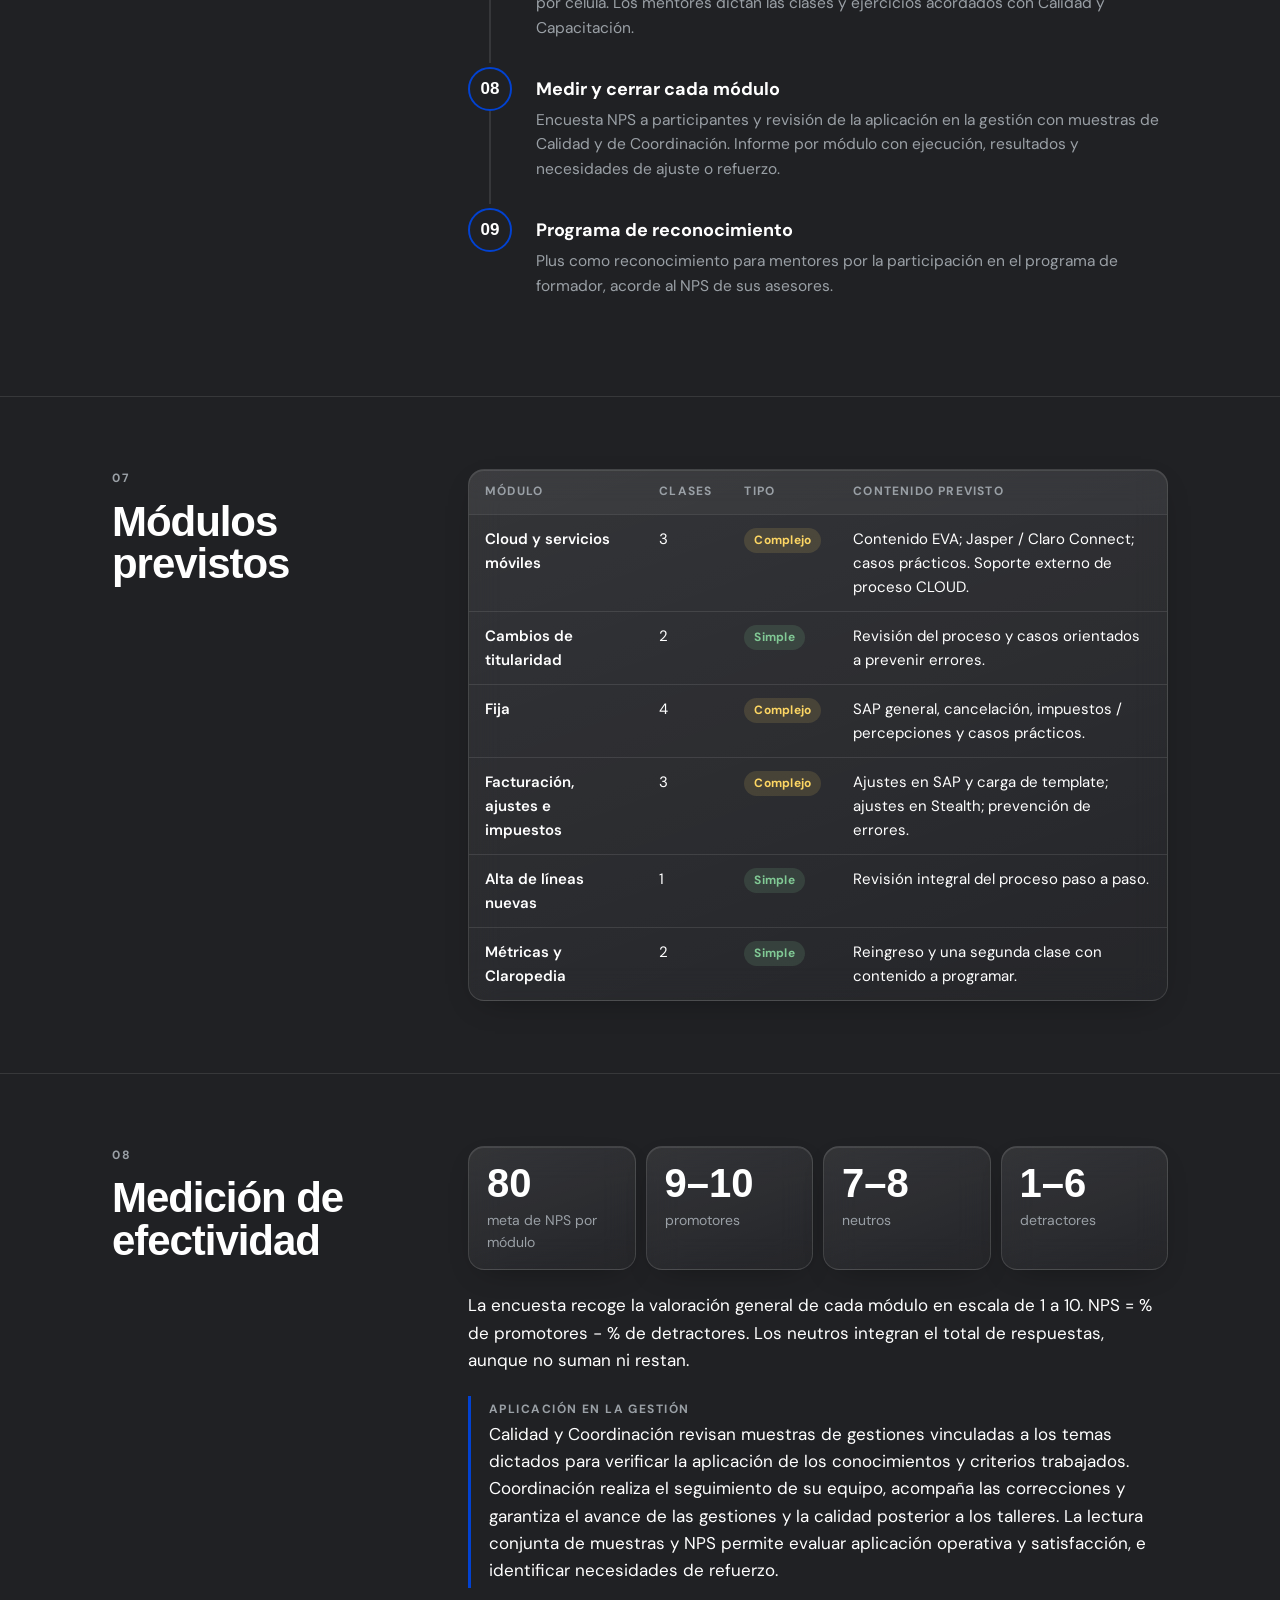
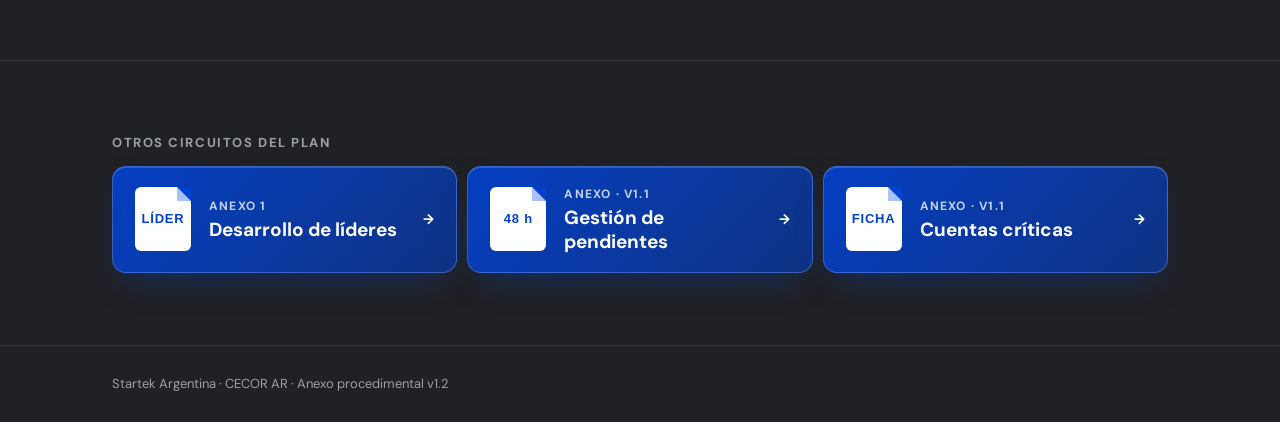
<file: capacitacion.html>
<!doctype html>
<html lang="es">
<head>
<meta charset="utf-8">
<meta name="viewport" content="width=device-width, initial-scale=1, viewport-fit=cover">
<title>Plan de capacitación y desarrollo · CECOR</title>
<link rel="stylesheet" href="https://fonts.googleapis.com/css2?family=DM+Sans:ital,opsz,wght@0,9..40,400;0,9..40,500;0,9..40,600;0,9..40,700;1,9..40,400&display=swap">
<link rel="stylesheet" href="style.css?v=20261016b">
<style>:root{padding-top:env(safe-area-inset-top,0px);padding-bottom:env(safe-area-inset-bottom,0px)}</style>
<meta name="robots" content="noindex, nofollow">
<link rel="icon" type="image/png" href="favicon.png">
<link rel="apple-touch-icon" href="favicon.png">
</head>
<body>
<header class="hero annex-hero">
  <div class="wrap">
    <img class="cover-logo" src="logo.png" alt="Startek" width="720" height="172">
    <a class="back" href="index.html#capacitacion">← Volver al Plan de Fortalecimiento de Gestión</a>
    <div class="eyebrow" style="margin-top:26px">Anexo procedimental · Versión 1.2 · 14 de octubre de 2026</div>
    <h1 class="display">Capacitación y desarrollo de conocimientos</h1>
    <p class="lede">Formación práctica para fortalecer la gestión de CECOR.</p>
    <div class="meta"><span class="status">Modelo de Mentor de Conocimiento aprobado</span><span>Búsqueda: <b>desde el 15 de octubre de 2026</b></span><span>Horizonte máximo: <b>15 de enero de 2027</b></span></div>
  </div>
</header>

<main>
  <section class="block">
    <div class="wrap spine">
      <header><div class="eyebrow">01</div><h2 class="display">Objetivo y alcance</h2></header>
      <div class="content">
        <p class="lead-p">Fortalecer el dominio de los temas críticos de CECOR y unificar criterios de gestión mediante formación guiada y práctica.</p>
        <p>El programa alcanza a coordinadores, supervisores y asesores. El primer bloque se dicta a coordinación y supervisión; el segundo, a asesores.</p>
      </div>
    </div>
  </section>

  <section class="block">
    <div class="wrap spine">
      <header><div class="eyebrow">02</div><h2 class="display">Estado y horizonte de trabajo</h2></header>
      <div class="content">
        <div class="stats">
          <div class="stat"><b>49</b><span>respuestas procesadas de la encuesta a todo el proceso</span></div>
          <div class="stat"><b>6</b><span>módulos de refuerzo definidos</span></div>
          <div class="stat"><b>3 meses</b><span>horizonte máximo inicial de despliegue</span></div>
        </div>
        <p>Las respuestas señalaron <strong>Cloud como primera prioridad</strong> y necesidades de refuerzo en facturación, ajustes e impuestos, cambios de titularidad, plataformas operativas, alta de líneas y criterios de gestión, métricas y Claropedia.</p>
        <p>También mostraron una fuerte preferencia por talleres prácticos basados en incidentes reales, con ejercicios y recursos paso a paso. Estos hallazgos orientan los módulos y la metodología del programa.</p>
        <div class="note"><b>Calendario</b>Se buscará concentrar la ejecución en noviembre y diciembre de 2026, sujeto a ajuste operativo.</div>
      </div>
    </div>
  </section>

  <section class="block">
    <div class="wrap spine">
      <header><div class="eyebrow">03</div><h2 class="display">Responsables</h2></header>
      <div class="content">
        <div class="people">
          <div class="person"><b>Jesica Gomez</b><em>Manager de Operación</em><p>Responsabilidad general por Operación, alineación de necesidades y organización del despliegue.</p></div>
          <div class="person"><b>Karina Aguila</b><em>Manager de Capacitación</em><p>Calidad y Capacitación: selección conjunta, formación de mentores, contenidos, dinámicas y medición.</p></div>
          <div class="person"><b>Supervisión</b><em>Validación</em><p>Participa en la validación de perfiles y en la organización operativa.</p></div>
          <div class="person"><b>Coordinación</b><em>Aplicación</em><p>Sigue la aplicación de los conocimientos y garantiza el avance de las gestiones y la calidad posterior a los talleres de su equipo.</p></div>
          <div class="person"><b>Mentores de Conocimiento</b><em>Staff temporal de Calidad y Capacitación</em><p>Desarrollan materiales, propuestas de mejora e instructivos, y dictan refuerzos a cargo de Karina Aguila.</p></div>
        </div>
      </div>
    </div>
  </section>

  <section class="block">
    <div class="wrap spine">
      <header><div class="eyebrow">04</div><h2 class="display">Criterio metodológico</h2></header>
      <div class="content">
        <p>Cada módulo combina contenidos operativos y ejercicios de aplicación, en línea con la preferencia por dinámicas prácticas basadas en incidentes reales.</p>
        <div class="stats">
          <div class="stat"><b>30 min</b><span>duración de cada clase</span></div>
          <div class="stat"><b>≤ 2</b><span>clases: módulo simple</span></div>
          <div class="stat"><b>≥ 3</b><span>clases: módulo complejo</span></div>
        </div>
      </div>
    </div>
  </section>

  <section class="block">
    <div class="wrap spine">
      <header><div class="eyebrow">05 · Preparación de mentores</div><h2 class="display">Formador de formadores</h2></header>
      <div class="content">
        <p>Prepara a los asesores expertos seleccionados para planificar y dictar los módulos de refuerzo, explicar con claridad, comprobar la comprensión y acompañar el aprendizaje. Conduce Karina Aguila desde Calidad y Capacitación.</p>
        <div class="tbl-wrap"><table>
          <thead><tr><th>Jornada</th><th>Contenido y práctica previstos</th></tr></thead>
          <tbody>
            <tr><td>Día 1</td><td>Rol del mentor y dinámicas de clase de formación. Uso de herramientas que faciliten el diseño de materiales y capacitaciones y acompañen el aprendizaje.</td></tr>
            <tr><td>Día 2</td><td>Estilos de comunicación, prácticas pedagógicas, habilidades de manejo de equipo y transmisión de conocimiento. Manejo de conflictos, interrupciones y participación.</td></tr>
            <tr><td>Día 3</td><td>Gestión de la evaluación de contenidos, preguntas frecuentes y simulaciones o roleplay. Preguntar en lugar de decir: guiar mediante la indagación y utilizar la pregunta como herramienta de guía.</td></tr>
            <tr><td>Día 4</td><td>Puesta en práctica integral de lo aprendido mediante una simulación de capacitación. Dinámicas interactivas, manejo de tiempos, claridad y seguridad. Práctica de adaptabilidad a las necesidades y respuestas del equipo.</td></tr>
            <tr><td>Día 5</td><td>Clase breve ante Supervisión; evaluación de contenido, herramientas y comunicación; devolución y cierre formativo.</td></tr>
          </tbody>
        </table></div>
        <div class="cols2">
          <div>
            <h4 style="margin-bottom:6px">Duración y competencias</h4>
            <ul class="ticks">
              <li>5 días de 2 horas: 10 horas en total</li>
              <li>Aprendizaje por competencias y adaptación a distintos ritmos</li>
              <li>Comunicación efectiva, retroalimentación y manejo de conflictos</li>
              <li>Observación, asistencia y verificación de comprensión</li>
              <li>Comunicación de dificultades a Capacitación</li>
            </ul>
          </div>
          <div>
            <h4 style="margin-bottom:6px">Evaluación y evidencia</h4>
            <ul class="ticks">
              <li>Evaluaciones teóricas</li>
              <li>Clase práctica de 15 minutos</li>
              <li>Se verifica dominio, planificación, claridad, manejo de herramientas y acompañamiento del aprendizaje</li>
              <li>Calidad y Capacitación evalúa y brinda retroalimentación</li>
            </ul>
          </div>
        </div>
        <div class="note"><b>Aplicación al programa de mentores</b>Concluida la formación, se acuerdan las dinámicas de cada módulo y se prepara información sobre participación, avances, dificultades y necesidades de refuerzo para el seguimiento con Calidad y Capacitación. El mentor fortalece conocimientos y autonomía; no sustituye las funciones de coordinación o supervisión.</div>
      </div>
    </div>
  </section>

  <section class="block">
    <div class="wrap spine">
      <header><div class="eyebrow">06</div><h2 class="display">Selección y ciclo de formación</h2></header>
      <div class="content">
        <ol class="steps">
          <li><span class="n">01</span><div><h3>Publicar la búsqueda interna</h3><p>RRHH, Operación y Calidad y Capacitación coordinan la búsqueda. Cada asesor interesado se postula a uno o más módulos, según su dominio del proceso.</p></div></li>
          <li><span class="n">02</span><div><h3>Validar el perfil</h3><p>Operación y Supervisión, junto con Calidad y Capacitación, entrevistan al postulante para comprobar dominio del tema, aptitud para dictarlo y capacidades mínimas de explicación y pedagogía. La convalidación del perfil habilita su incorporación temporal como mentor.</p></div></li>
          <li><span class="n">03</span><div><h3>Realizar Taller Formador de formadores</h3><p>Los mentores seleccionados reciben formación previa en conocimientos pedagógicos y de formación, bajo responsabilidad de Karina Aguila. Luego se acuerdan las dinámicas que utilizarán en sus módulos.</p></div></li>
          <li><span class="n">04</span><div><h3>Desarrollar contenidos y propuestas</h3><p>Los mentores elaboran el material de formación con la visión de los especialistas operativos. También identifican oportunidades y formulan propuestas de mejora sobre los contenidos para fortalecer su claridad, aplicación y utilidad en la gestión. Módulos simples: una semana de desarrollo y una de dictado. Complejos: dos de desarrollo y una de dictado.</p></div></li>
          <li><span class="n">05</span><div><h3>Revisar con Calidad</h3><p>Calidad revisa el material y las propuestas de mejora elaboradas por los mentores en la etapa anterior, y coordina la incorporación de mejoras a los contenidos y recursos de formación.</p></div></li>
          <li><span class="n">06</span><div><h3>Dictar el primer bloque y ajustar</h3><p>Se capacita a coordinadores y supervisores y se recogen ajustes antes del despliegue a asesores. Se busca calibrar contenidos y lineamientos con CLARO; esta calibración es deseable y no constituye una aprobación obligatoria previa al dictado.</p></div></li>
          <li><span class="n">07</span><div><h3>Publicar y desplegar a asesores</h3><p>Se publica el material final y los lineamientos aplicables. El segundo bloque se organiza por célula. Los mentores dictan las clases y ejercicios acordados con Calidad y Capacitación.</p></div></li>
          <li><span class="n">08</span><div><h3>Medir y cerrar cada módulo</h3><p>Encuesta NPS a participantes y revisión de la aplicación en la gestión con muestras de Calidad y de Coordinación. Informe por módulo con ejecución, resultados y necesidades de ajuste o refuerzo.</p></div></li>
          <li><span class="n">09</span><div><h3>Programa de reconocimiento</h3><p>Plus como reconocimiento para mentores por la participación en el programa de formador, acorde al NPS de sus asesores.</p></div></li>
        </ol>
      </div>
    </div>
  </section>

  <section class="block">
    <div class="wrap spine">
      <header><div class="eyebrow">07</div><h2 class="display">Módulos previstos</h2></header>
      <div class="content">
        <div class="tbl-wrap"><table>
          <thead><tr><th>Módulo</th><th>Clases</th><th>Tipo</th><th>Contenido previsto</th></tr></thead>
          <tbody>
            <tr><td>Cloud y servicios móviles</td><td>3</td><td><span class="pill warn">Complejo</span></td><td>Contenido EVA; Jasper / Claro Connect; casos prácticos. Soporte externo de proceso CLOUD.</td></tr>
            <tr><td>Cambios de titularidad</td><td>2</td><td><span class="pill ok">Simple</span></td><td>Revisión del proceso y casos orientados a prevenir errores.</td></tr>
            <tr><td>Fija</td><td>4</td><td><span class="pill warn">Complejo</span></td><td>SAP general, cancelación, impuestos / percepciones y casos prácticos.</td></tr>
            <tr><td>Facturación, ajustes e impuestos</td><td>3</td><td><span class="pill warn">Complejo</span></td><td>Ajustes en SAP y carga de template; ajustes en Stealth; prevención de errores.</td></tr>
            <tr><td>Alta de líneas nuevas</td><td>1</td><td><span class="pill ok">Simple</span></td><td>Revisión integral del proceso paso a paso.</td></tr>
            <tr><td>Métricas y Claropedia</td><td>2</td><td><span class="pill ok">Simple</span></td><td>Reingreso y una segunda clase con contenido a programar.</td></tr>
          </tbody>
        </table></div>
      </div>
    </div>
  </section>

  <section class="block">
    <div class="wrap spine">
      <header><div class="eyebrow">08</div><h2 class="display">Medición de efectividad</h2></header>
      <div class="content">
        <div class="stats">
          <div class="stat"><b>80</b><span>meta de NPS por módulo</span></div>
          <div class="stat"><b>9–10</b><span>promotores</span></div>
          <div class="stat"><b>7–8</b><span>neutros</span></div>
          <div class="stat"><b>1–6</b><span>detractores</span></div>
        </div>
        <p>La encuesta recoge la valoración general de cada módulo en escala de 1 a 10. NPS = % de promotores − % de detractores. Los neutros integran el total de respuestas, aunque no suman ni restan.</p>
        <div class="note"><b>Aplicación en la gestión</b>Calidad y Coordinación revisan muestras de gestiones vinculadas a los temas dictados para verificar la aplicación de los conocimientos y criterios trabajados. Coordinación realiza el seguimiento de su equipo, acompaña las correcciones y garantiza el avance de las gestiones y la calidad posterior a los talleres. La lectura conjunta de muestras y NPS permite evaluar aplicación operativa y satisfacción, e identificar necesidades de refuerzo.</div>
      </div>
    </div>
  </section>

  <section class="block">
    <div class="wrap">
      <h4 style="margin-bottom:12px">Otros circuitos del plan</h4>
      <div class="next">
        <a class="doclink" href="liderazgo.html"><span class="ico">LÍDER</span><span><small>Anexo 1</small><strong>Desarrollo de líderes</strong></span><span class="arrow">→</span></a>
        <a class="doclink" href="pendientes.html"><span class="ico">48 h</span><span><small>Anexo · v1.1</small><strong>Gestión de pendientes</strong></span><span class="arrow">→</span></a>
        <a class="doclink" href="cuentas-criticas.html"><span class="ico">FICHA</span><span><small>Anexo · v1.1</small><strong>Cuentas críticas</strong></span><span class="arrow">→</span></a>
      </div>
    </div>
  </section>
</main>
<div class="wrap foot">Startek Argentina · CECOR AR · Anexo procedimental v1.2</div>
</body>
</html>
</file>
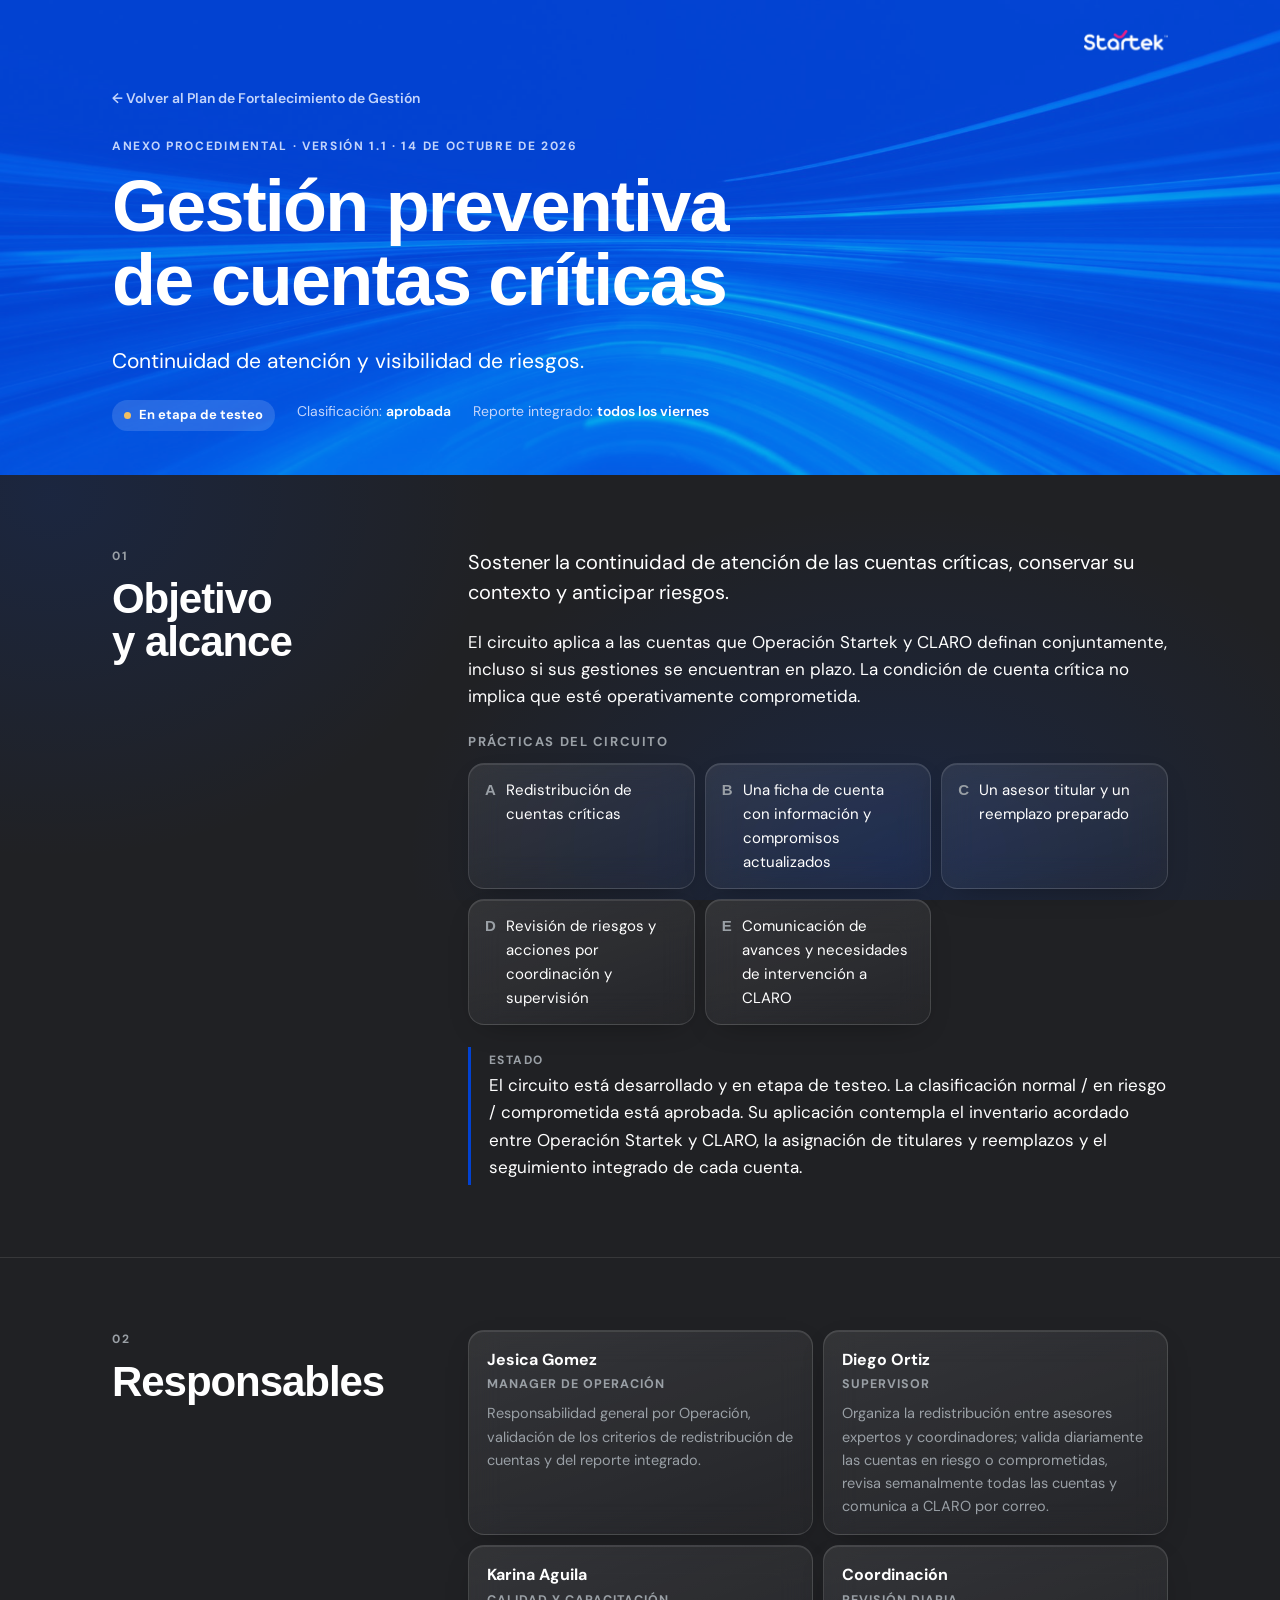
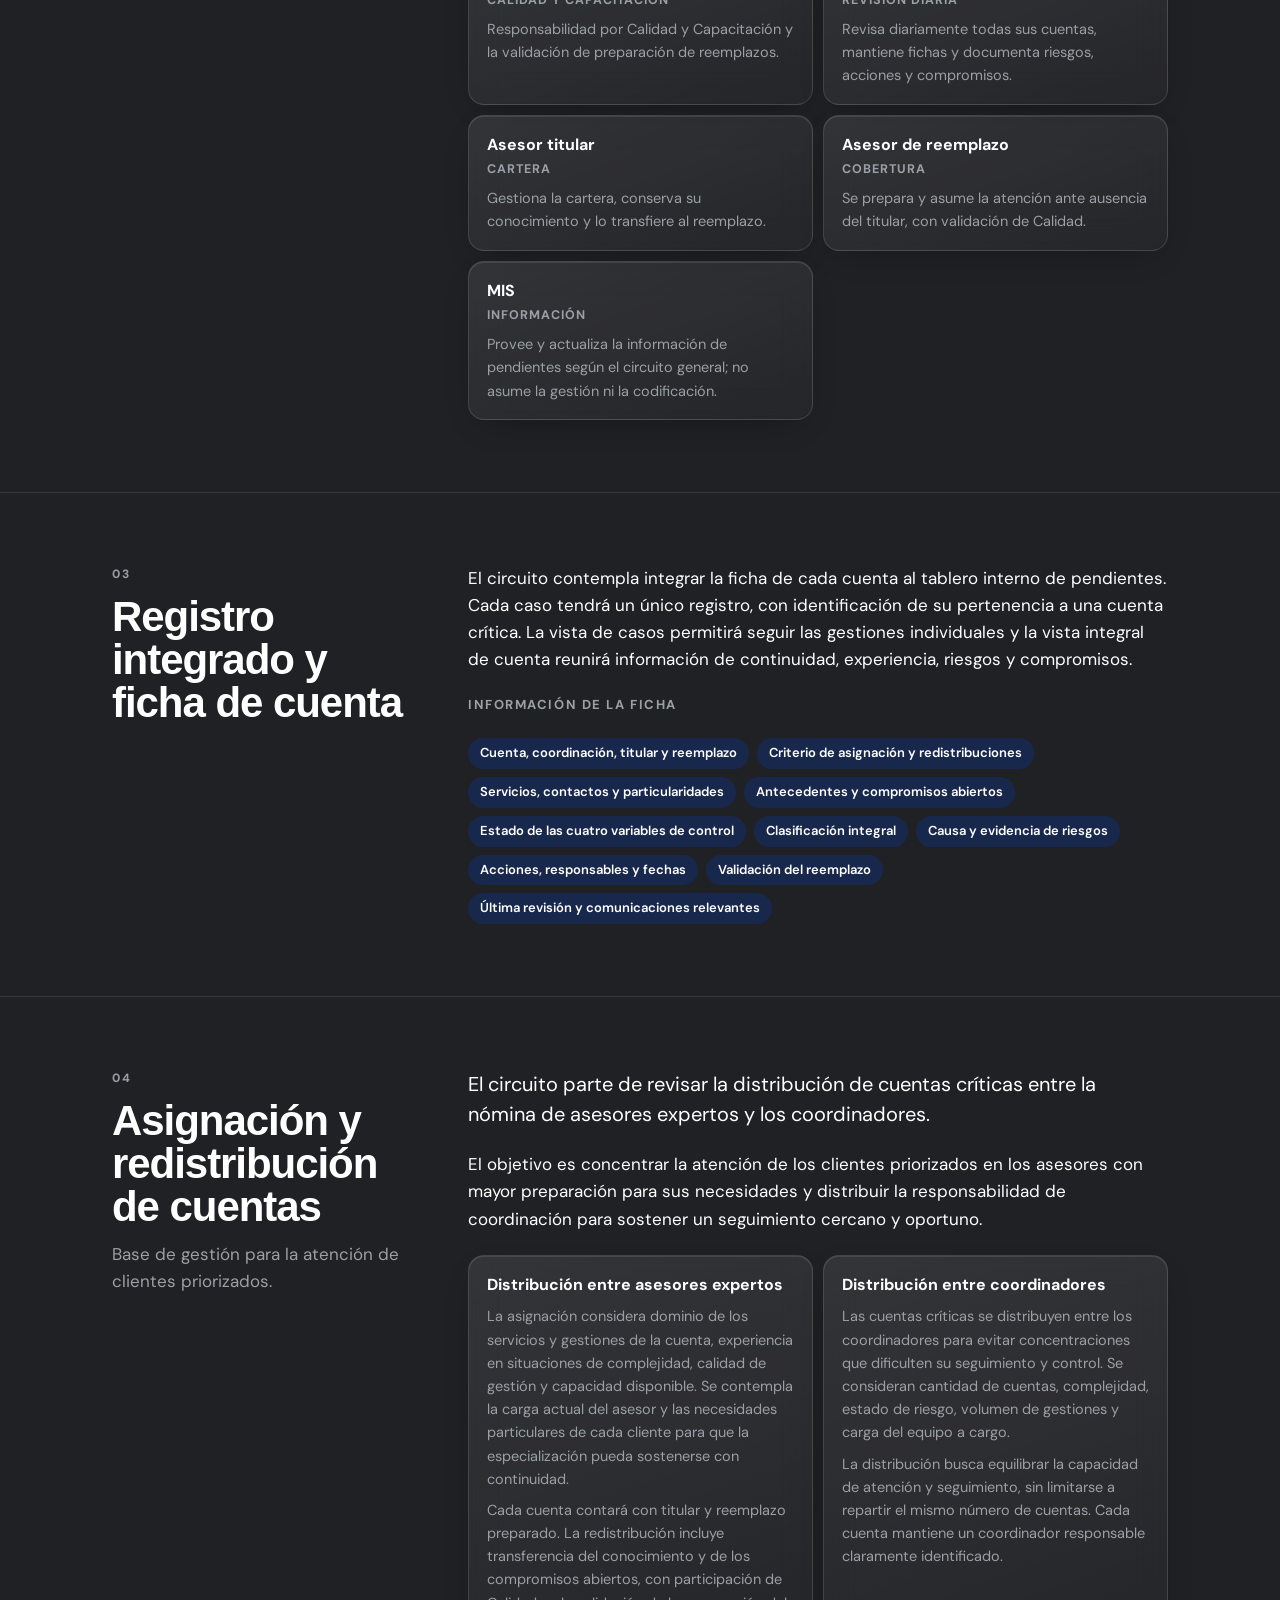
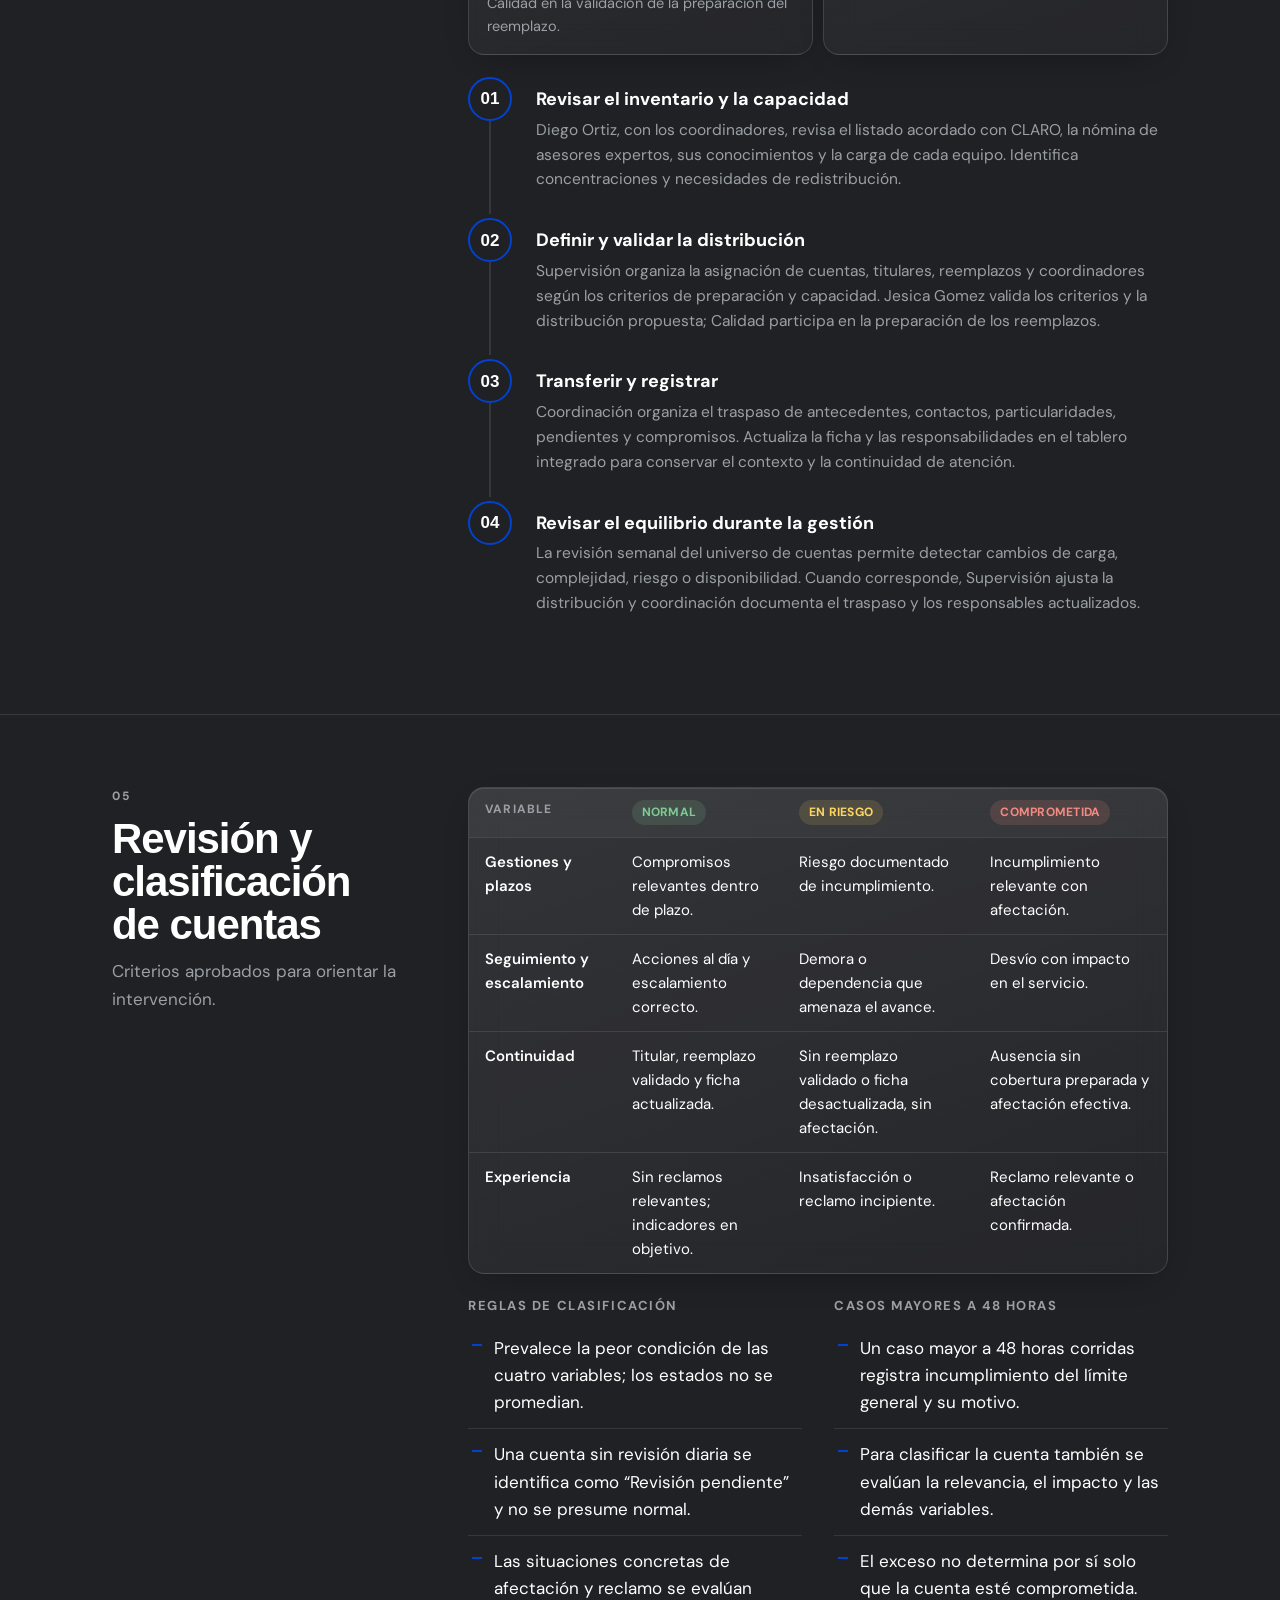
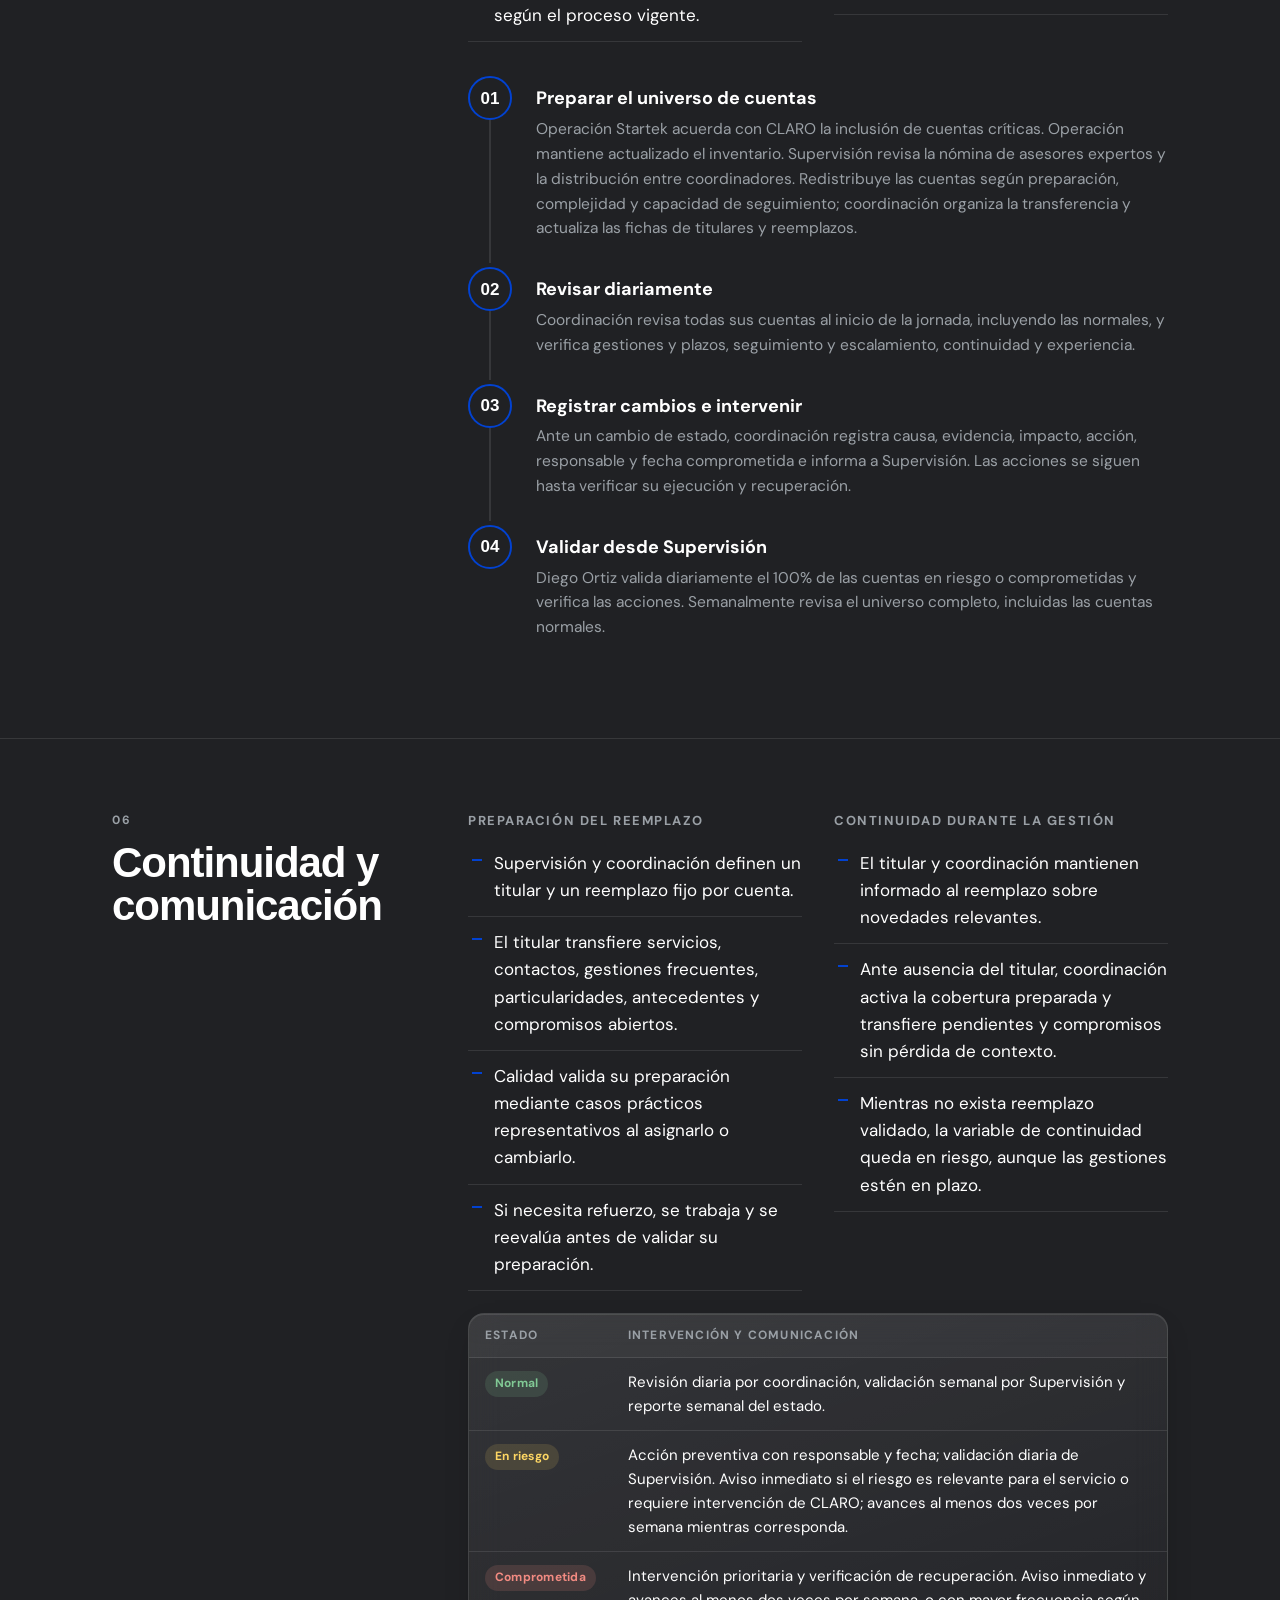
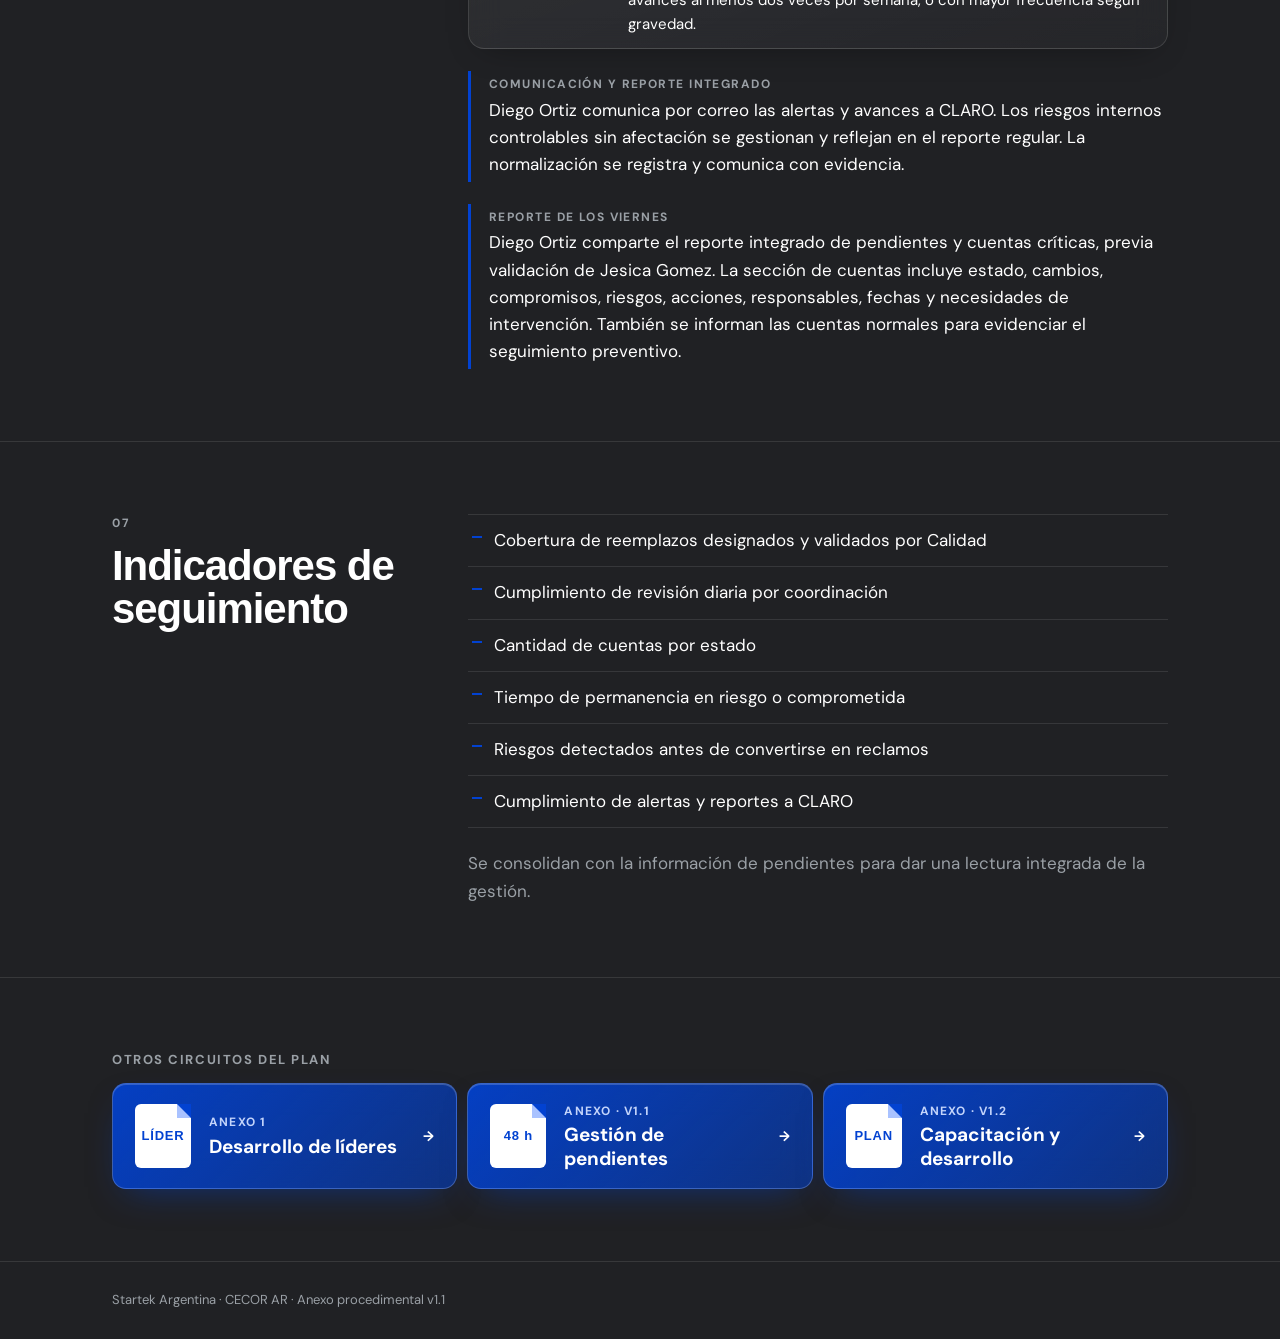
<file: cuentas-criticas.html>
<!doctype html>
<html lang="es">
<head>
<meta charset="utf-8">
<meta name="viewport" content="width=device-width, initial-scale=1, viewport-fit=cover">
<title>Cuentas críticas · CECOR</title>
<link rel="stylesheet" href="https://fonts.googleapis.com/css2?family=DM+Sans:ital,opsz,wght@0,9..40,400;0,9..40,500;0,9..40,600;0,9..40,700;1,9..40,400&display=swap">
<link rel="stylesheet" href="style.css?v=20261016b">
<style>:root{padding-top:env(safe-area-inset-top,0px);padding-bottom:env(safe-area-inset-bottom,0px)}</style>
<meta name="robots" content="noindex, nofollow">
<link rel="icon" type="image/png" href="favicon.png">
<link rel="apple-touch-icon" href="favicon.png">
</head>
<body>
<header class="hero annex-hero">
  <div class="wrap">
    <img class="cover-logo" src="logo.png" alt="Startek" width="720" height="172">
    <a class="back" href="index.html#cuentas">← Volver al Plan de Fortalecimiento de Gestión</a>
    <div class="eyebrow" style="margin-top:26px">Anexo procedimental · Versión 1.1 · 14 de octubre de 2026</div>
    <h1 class="display">Gestión preventiva de cuentas críticas</h1>
    <p class="lede">Continuidad de atención y visibilidad de riesgos.</p>
    <div class="meta"><span class="status">En etapa de testeo</span><span>Clasificación: <b>aprobada</b></span><span>Reporte integrado: <b>todos los viernes</b></span></div>
  </div>
</header>

<main>
  <section class="block">
    <div class="wrap spine">
      <header><div class="eyebrow">01</div><h2 class="display">Objetivo y alcance</h2></header>
      <div class="content">
        <p class="lead-p">Sostener la continuidad de atención de las cuentas críticas, conservar su contexto y anticipar riesgos.</p>
        <p>El circuito aplica a las cuentas que Operación Startek y CLARO definan conjuntamente, incluso si sus gestiones se encuentran en plazo. La condición de cuenta crítica no implica que esté operativamente comprometida.</p>
        <div>
          <h4 style="margin-bottom:10px">Prácticas del circuito</h4>
          <div class="fields">
            <div><i>A</i>Redistribución de cuentas críticas</div>
            <div><i>B</i>Una ficha de cuenta con información y compromisos actualizados</div>
            <div><i>C</i>Un asesor titular y un reemplazo preparado</div>
            <div><i>D</i>Revisión de riesgos y acciones por coordinación y supervisión</div>
            <div><i>E</i>Comunicación de avances y necesidades de intervención a CLARO</div>
          </div>
        </div>
        <div class="note"><b>Estado</b>El circuito está desarrollado y en etapa de testeo. La clasificación normal / en riesgo / comprometida está aprobada. Su aplicación contempla el inventario acordado entre Operación Startek y CLARO, la asignación de titulares y reemplazos y el seguimiento integrado de cada cuenta.</div>
      </div>
    </div>
  </section>

  <section class="block">
    <div class="wrap spine">
      <header><div class="eyebrow">02</div><h2 class="display">Responsables</h2></header>
      <div class="content">
        <div class="people">
          <div class="person"><b>Jesica Gomez</b><em>Manager de Operación</em><p>Responsabilidad general por Operación, validación de los criterios de redistribución de cuentas y del reporte integrado.</p></div>
          <div class="person"><b>Diego Ortiz</b><em>Supervisor</em><p>Organiza la redistribución entre asesores expertos y coordinadores; valida diariamente las cuentas en riesgo o comprometidas, revisa semanalmente todas las cuentas y comunica a CLARO por correo.</p></div>
          <div class="person"><b>Karina Aguila</b><em>Calidad y Capacitación</em><p>Responsabilidad por Calidad y Capacitación y la validación de preparación de reemplazos.</p></div>
          <div class="person"><b>Coordinación</b><em>Revisión diaria</em><p>Revisa diariamente todas sus cuentas, mantiene fichas y documenta riesgos, acciones y compromisos.</p></div>
          <div class="person"><b>Asesor titular</b><em>Cartera</em><p>Gestiona la cartera, conserva su conocimiento y lo transfiere al reemplazo.</p></div>
          <div class="person"><b>Asesor de reemplazo</b><em>Cobertura</em><p>Se prepara y asume la atención ante ausencia del titular, con validación de Calidad.</p></div>
          <div class="person"><b>MIS</b><em>Información</em><p>Provee y actualiza la información de pendientes según el circuito general; no asume la gestión ni la codificación.</p></div>
        </div>
      </div>
    </div>
  </section>

  <section class="block">
    <div class="wrap spine">
      <header><div class="eyebrow">03</div><h2 class="display">Registro integrado y ficha de cuenta</h2></header>
      <div class="content">
        <p>El circuito contempla integrar la ficha de cada cuenta al tablero interno de pendientes. Cada caso tendrá un único registro, con identificación de su pertenencia a una cuenta crítica. La vista de casos permitirá seguir las gestiones individuales y la vista integral de cuenta reunirá información de continuidad, experiencia, riesgos y compromisos.</p>
        <h4>Información de la ficha</h4>
        <div class="chips">
          <span class="chip">Cuenta, coordinación, titular y reemplazo</span><span class="chip">Criterio de asignación y redistribuciones</span><span class="chip">Servicios, contactos y particularidades</span><span class="chip">Antecedentes y compromisos abiertos</span><span class="chip">Estado de las cuatro variables de control</span><span class="chip">Clasificación integral</span><span class="chip">Causa y evidencia de riesgos</span><span class="chip">Acciones, responsables y fechas</span><span class="chip">Validación del reemplazo</span><span class="chip">Última revisión y comunicaciones relevantes</span>
        </div>
      </div>
    </div>
  </section>

  <section class="block">
    <div class="wrap spine">
      <header><div class="eyebrow">04</div><h2 class="display">Asignación y redistribución de cuentas</h2><p class="muted" style="margin-top:12px">Base de gestión para la atención de clientes priorizados.</p></header>
      <div class="content">
        <p class="lead-p">El circuito parte de revisar la distribución de cuentas críticas entre la nómina de asesores expertos y los coordinadores.</p>
        <p>El objetivo es concentrar la atención de los clientes priorizados en los asesores con mayor preparación para sus necesidades y distribuir la responsabilidad de coordinación para sostener un seguimiento cercano y oportuno.</p>
        <div class="people">
          <div class="person"><b>Distribución entre asesores expertos</b><p style="margin-top:8px">La asignación considera dominio de los servicios y gestiones de la cuenta, experiencia en situaciones de complejidad, calidad de gestión y capacidad disponible. Se contempla la carga actual del asesor y las necesidades particulares de cada cliente para que la especialización pueda sostenerse con continuidad.</p><p style="margin-top:8px">Cada cuenta contará con titular y reemplazo preparado. La redistribución incluye transferencia del conocimiento y de los compromisos abiertos, con participación de Calidad en la validación de la preparación del reemplazo.</p></div>
          <div class="person"><b>Distribución entre coordinadores</b><p style="margin-top:8px">Las cuentas críticas se distribuyen entre los coordinadores para evitar concentraciones que dificulten su seguimiento y control. Se consideran cantidad de cuentas, complejidad, estado de riesgo, volumen de gestiones y carga del equipo a cargo.</p><p style="margin-top:8px">La distribución busca equilibrar la capacidad de atención y seguimiento, sin limitarse a repartir el mismo número de cuentas. Cada cuenta mantiene un coordinador responsable claramente identificado.</p></div>
        </div>
        <ol class="steps">
          <li><span class="n">01</span><div><h3>Revisar el inventario y la capacidad</h3><p>Diego Ortiz, con los coordinadores, revisa el listado acordado con CLARO, la nómina de asesores expertos, sus conocimientos y la carga de cada equipo. Identifica concentraciones y necesidades de redistribución.</p></div></li>
          <li><span class="n">02</span><div><h3>Definir y validar la distribución</h3><p>Supervisión organiza la asignación de cuentas, titulares, reemplazos y coordinadores según los criterios de preparación y capacidad. Jesica Gomez valida los criterios y la distribución propuesta; Calidad participa en la preparación de los reemplazos.</p></div></li>
          <li><span class="n">03</span><div><h3>Transferir y registrar</h3><p>Coordinación organiza el traspaso de antecedentes, contactos, particularidades, pendientes y compromisos. Actualiza la ficha y las responsabilidades en el tablero integrado para conservar el contexto y la continuidad de atención.</p></div></li>
          <li><span class="n">04</span><div><h3>Revisar el equilibrio durante la gestión</h3><p>La revisión semanal del universo de cuentas permite detectar cambios de carga, complejidad, riesgo o disponibilidad. Cuando corresponde, Supervisión ajusta la distribución y coordinación documenta el traspaso y los responsables actualizados.</p></div></li>
        </ol>
      </div>
    </div>
  </section>

  <section class="block">
    <div class="wrap spine">
      <header><div class="eyebrow">05</div><h2 class="display">Revisión y clasificación de cuentas</h2><p class="muted" style="margin-top:12px">Criterios aprobados para orientar la intervención.</p></header>
      <div class="content">
        <div class="tbl-wrap"><table class="matrix">
          <thead><tr><th>Variable</th><th><span class="pill ok">Normal</span></th><th><span class="pill warn">En riesgo</span></th><th><span class="pill bad">Comprometida</span></th></tr></thead>
          <tbody>
            <tr><td>Gestiones y plazos</td><td>Compromisos relevantes dentro de plazo.</td><td>Riesgo documentado de incumplimiento.</td><td>Incumplimiento relevante con afectación.</td></tr>
            <tr><td>Seguimiento y escalamiento</td><td>Acciones al día y escalamiento correcto.</td><td>Demora o dependencia que amenaza el avance.</td><td>Desvío con impacto en el servicio.</td></tr>
            <tr><td>Continuidad</td><td>Titular, reemplazo validado y ficha actualizada.</td><td>Sin reemplazo validado o ficha desactualizada, sin afectación.</td><td>Ausencia sin cobertura preparada y afectación efectiva.</td></tr>
            <tr><td>Experiencia</td><td>Sin reclamos relevantes; indicadores en objetivo.</td><td>Insatisfacción o reclamo incipiente.</td><td>Reclamo relevante o afectación confirmada.</td></tr>
          </tbody>
        </table></div>
        <div class="cols2">
          <div>
            <h4 style="margin-bottom:6px">Reglas de clasificación</h4>
            <ul class="ticks">
              <li>Prevalece la peor condición de las cuatro variables; los estados no se promedian.</li>
              <li>Una cuenta sin revisión diaria se identifica como “Revisión pendiente” y no se presume normal.</li>
              <li>Las situaciones concretas de afectación y reclamo se evalúan según el proceso vigente.</li>
            </ul>
          </div>
          <div>
            <h4 style="margin-bottom:6px">Casos mayores a 48 horas</h4>
            <ul class="ticks">
              <li>Un caso mayor a 48 horas corridas registra incumplimiento del límite general y su motivo.</li>
              <li>Para clasificar la cuenta también se evalúan la relevancia, el impacto y las demás variables.</li>
              <li>El exceso no determina por sí solo que la cuenta esté comprometida.</li>
            </ul>
          </div>
        </div>
        <ol class="steps" style="margin-top:12px">
          <li><span class="n">01</span><div><h3>Preparar el universo de cuentas</h3><p>Operación Startek acuerda con CLARO la inclusión de cuentas críticas. Operación mantiene actualizado el inventario. Supervisión revisa la nómina de asesores expertos y la distribución entre coordinadores. Redistribuye las cuentas según preparación, complejidad y capacidad de seguimiento; coordinación organiza la transferencia y actualiza las fichas de titulares y reemplazos.</p></div></li>
          <li><span class="n">02</span><div><h3>Revisar diariamente</h3><p>Coordinación revisa todas sus cuentas al inicio de la jornada, incluyendo las normales, y verifica gestiones y plazos, seguimiento y escalamiento, continuidad y experiencia.</p></div></li>
          <li><span class="n">03</span><div><h3>Registrar cambios e intervenir</h3><p>Ante un cambio de estado, coordinación registra causa, evidencia, impacto, acción, responsable y fecha comprometida e informa a Supervisión. Las acciones se siguen hasta verificar su ejecución y recuperación.</p></div></li>
          <li><span class="n">04</span><div><h3>Validar desde Supervisión</h3><p>Diego Ortiz valida diariamente el 100% de las cuentas en riesgo o comprometidas y verifica las acciones. Semanalmente revisa el universo completo, incluidas las cuentas normales.</p></div></li>
        </ol>
      </div>
    </div>
  </section>

  <section class="block">
    <div class="wrap spine">
      <header><div class="eyebrow">06</div><h2 class="display">Continuidad y comunicación</h2></header>
      <div class="content">
        <div class="cols2">
          <div>
            <h4 style="margin-bottom:6px">Preparación del reemplazo</h4>
            <ul class="ticks">
              <li>Supervisión y coordinación definen un titular y un reemplazo fijo por cuenta.</li>
              <li>El titular transfiere servicios, contactos, gestiones frecuentes, particularidades, antecedentes y compromisos abiertos.</li>
              <li>Calidad valida su preparación mediante casos prácticos representativos al asignarlo o cambiarlo.</li>
              <li>Si necesita refuerzo, se trabaja y se reevalúa antes de validar su preparación.</li>
            </ul>
          </div>
          <div>
            <h4 style="margin-bottom:6px">Continuidad durante la gestión</h4>
            <ul class="ticks">
              <li>El titular y coordinación mantienen informado al reemplazo sobre novedades relevantes.</li>
              <li>Ante ausencia del titular, coordinación activa la cobertura preparada y transfiere pendientes y compromisos sin pérdida de contexto.</li>
              <li>Mientras no exista reemplazo validado, la variable de continuidad queda en riesgo, aunque las gestiones estén en plazo.</li>
            </ul>
          </div>
        </div>
        <div class="tbl-wrap"><table>
          <thead><tr><th>Estado</th><th>Intervención y comunicación</th></tr></thead>
          <tbody>
            <tr><td><span class="pill ok">Normal</span></td><td>Revisión diaria por coordinación, validación semanal por Supervisión y reporte semanal del estado.</td></tr>
            <tr><td><span class="pill warn">En riesgo</span></td><td>Acción preventiva con responsable y fecha; validación diaria de Supervisión. Aviso inmediato si el riesgo es relevante para el servicio o requiere intervención de CLARO; avances al menos dos veces por semana mientras corresponda.</td></tr>
            <tr><td><span class="pill bad">Comprometida</span></td><td>Intervención prioritaria y verificación de recuperación. Aviso inmediato y avances al menos dos veces por semana, o con mayor frecuencia según gravedad.</td></tr>
          </tbody>
        </table></div>
        <div class="note"><b>Comunicación y reporte integrado</b>Diego Ortiz comunica por correo las alertas y avances a CLARO. Los riesgos internos controlables sin afectación se gestionan y reflejan en el reporte regular. La normalización se registra y comunica con evidencia.</div>
        <div class="note"><b>Reporte de los viernes</b>Diego Ortiz comparte el reporte integrado de pendientes y cuentas críticas, previa validación de Jesica Gomez. La sección de cuentas incluye estado, cambios, compromisos, riesgos, acciones, responsables, fechas y necesidades de intervención. También se informan las cuentas normales para evidenciar el seguimiento preventivo.</div>
      </div>
    </div>
  </section>

  <section class="block">
    <div class="wrap spine">
      <header><div class="eyebrow">07</div><h2 class="display">Indicadores de seguimiento</h2></header>
      <div class="content">
        <ul class="ticks">
          <li>Cobertura de reemplazos designados y validados por Calidad</li>
          <li>Cumplimiento de revisión diaria por coordinación</li>
          <li>Cantidad de cuentas por estado</li>
          <li>Tiempo de permanencia en riesgo o comprometida</li>
          <li>Riesgos detectados antes de convertirse en reclamos</li>
          <li>Cumplimiento de alertas y reportes a CLARO</li>
        </ul>
        <p class="muted">Se consolidan con la información de pendientes para dar una lectura integrada de la gestión.</p>
      </div>
    </div>
  </section>

  <section class="block">
    <div class="wrap">
      <h4 style="margin-bottom:12px">Otros circuitos del plan</h4>
      <div class="next">
        <a class="doclink" href="liderazgo.html"><span class="ico">LÍDER</span><span><small>Anexo 1</small><strong>Desarrollo de líderes</strong></span><span class="arrow">→</span></a>
        <a class="doclink" href="pendientes.html"><span class="ico">48 h</span><span><small>Anexo · v1.1</small><strong>Gestión de pendientes</strong></span><span class="arrow">→</span></a>
        <a class="doclink" href="capacitacion.html"><span class="ico">PLAN</span><span><small>Anexo · v1.2</small><strong>Capacitación y desarrollo</strong></span><span class="arrow">→</span></a>
      </div>
    </div>
  </section>
</main>
<div class="wrap foot">Startek Argentina · CECOR AR · Anexo procedimental v1.1</div>
</body>
</html>
</file>
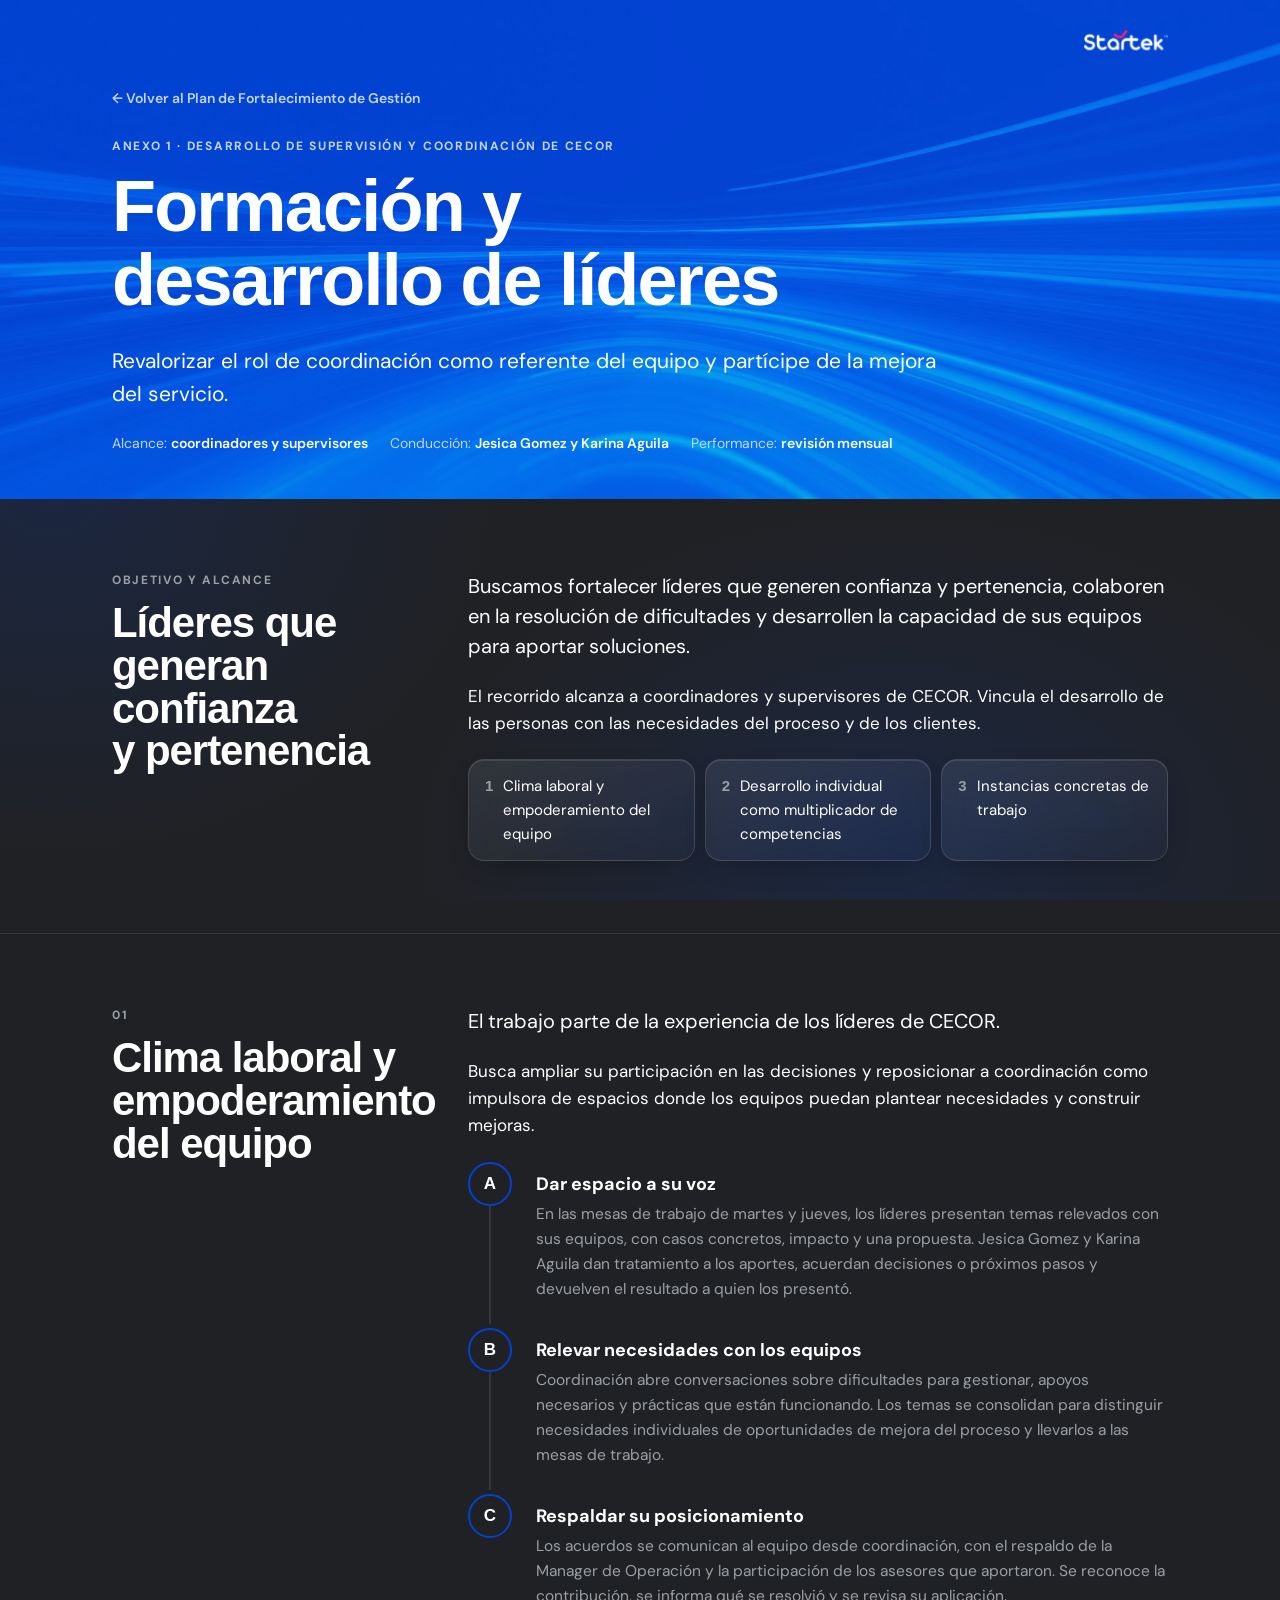
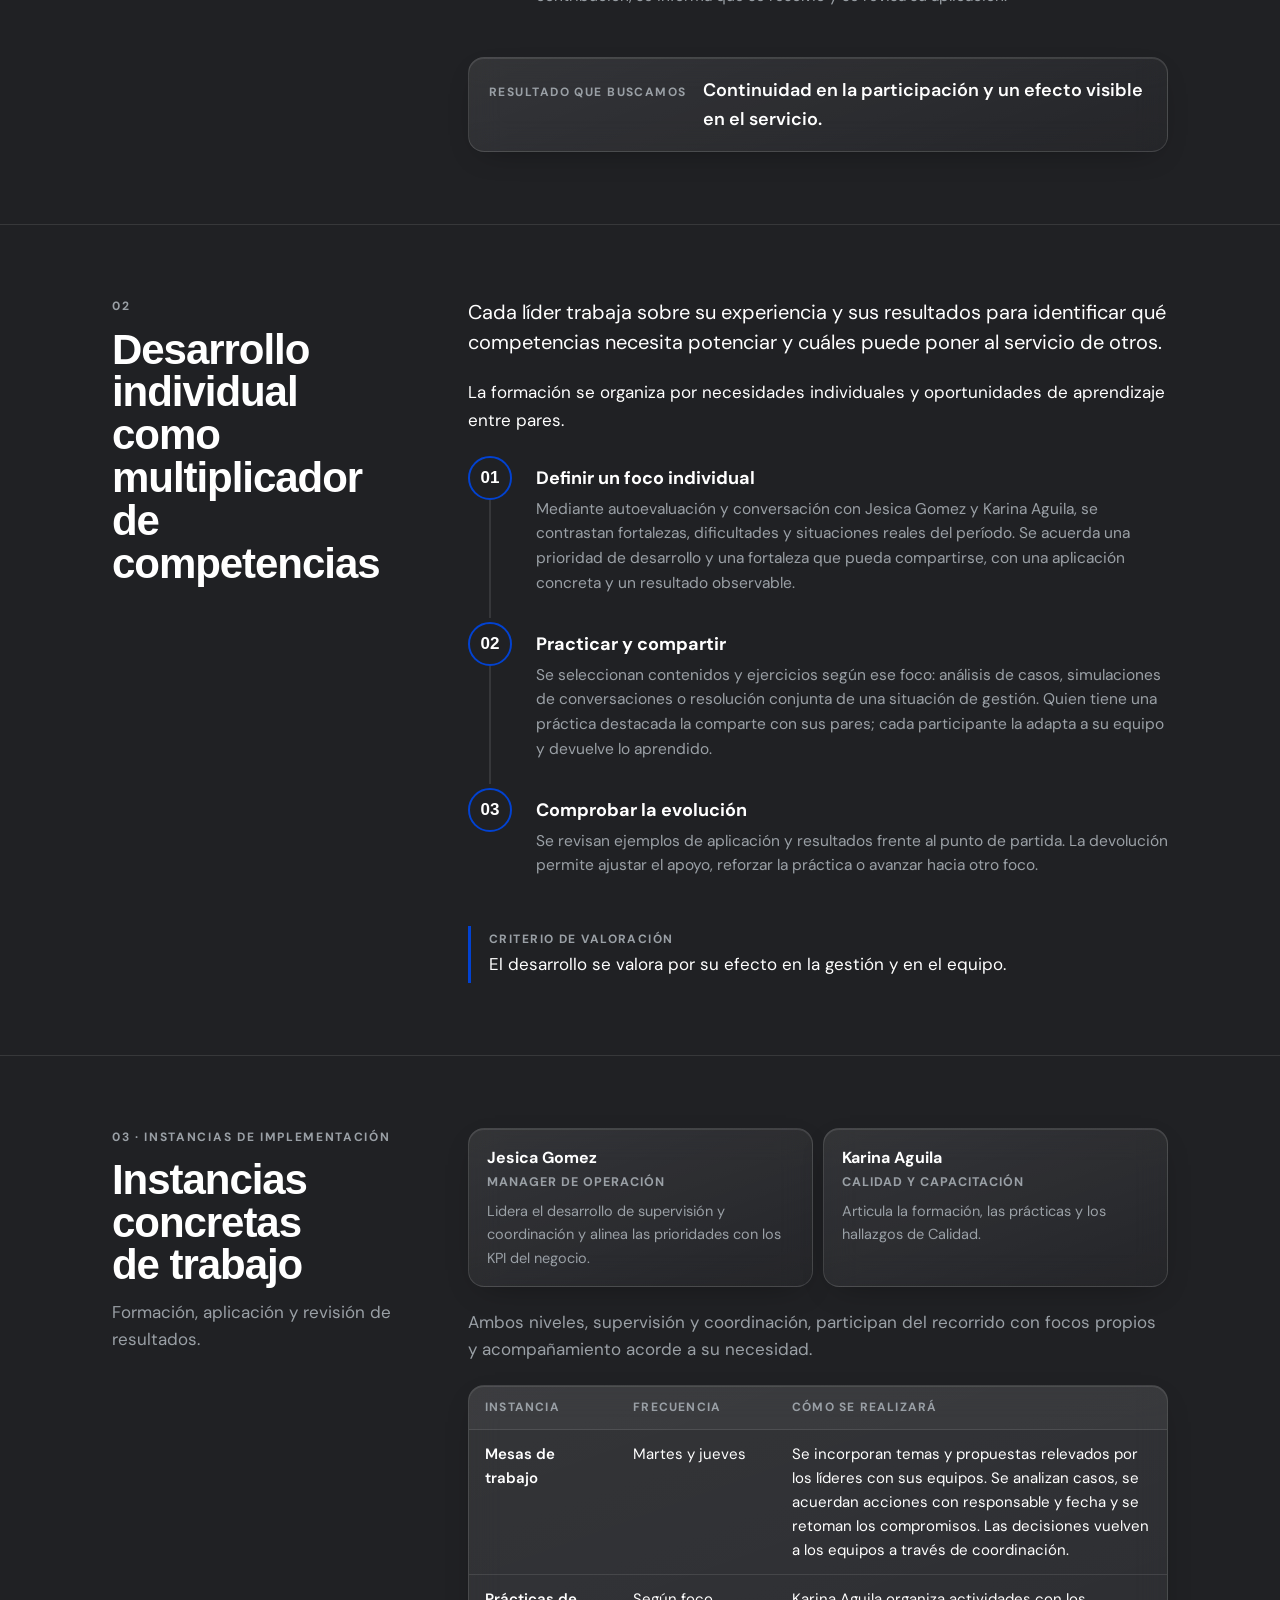
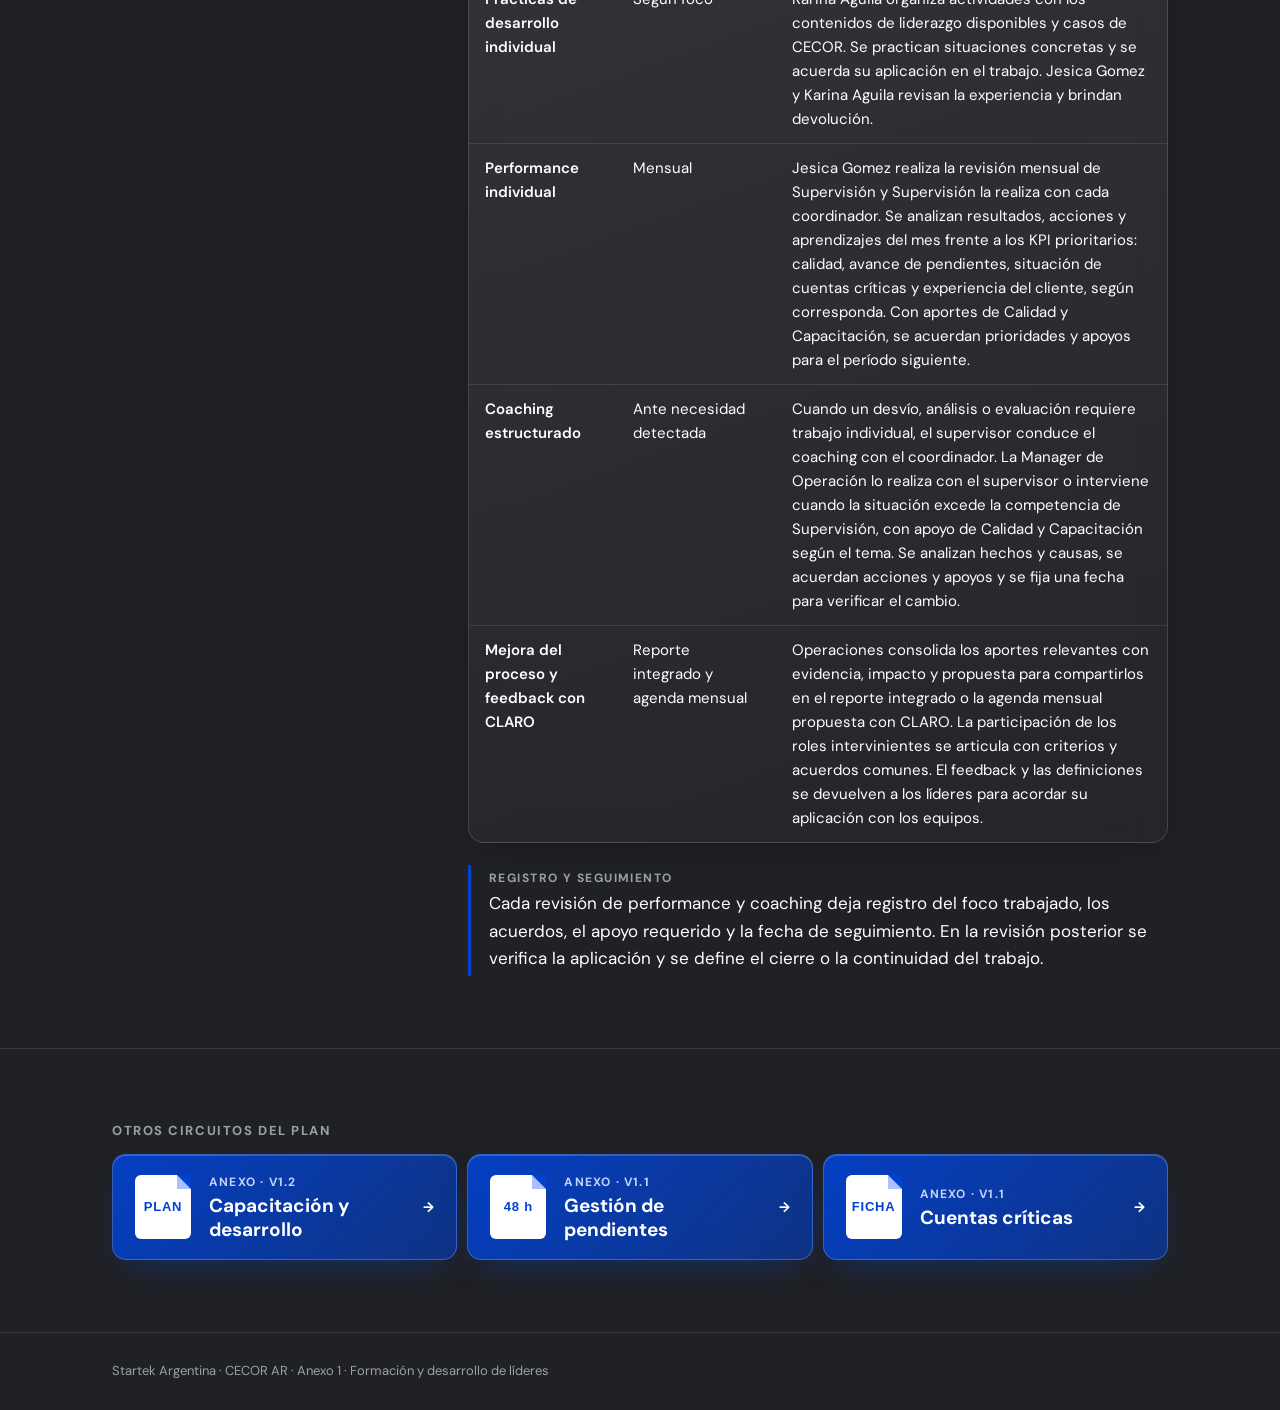
<file: liderazgo.html>
<!doctype html>
<html lang="es">
<head>
<meta charset="utf-8">
<meta name="viewport" content="width=device-width, initial-scale=1, viewport-fit=cover">
<title>Formación y desarrollo de líderes · CECOR</title>
<link rel="stylesheet" href="https://fonts.googleapis.com/css2?family=DM+Sans:ital,opsz,wght@0,9..40,400;0,9..40,500;0,9..40,600;0,9..40,700;1,9..40,400&display=swap">
<link rel="stylesheet" href="style.css?v=20261016b">
<style>:root{padding-top:env(safe-area-inset-top,0px);padding-bottom:env(safe-area-inset-bottom,0px)}</style>
<meta name="robots" content="noindex, nofollow">
<link rel="icon" type="image/png" href="favicon.png">
<link rel="apple-touch-icon" href="favicon.png">
</head>
<body>
<header class="hero annex-hero">
  <div class="wrap">
    <img class="cover-logo" src="logo.png" alt="Startek" width="720" height="172">
    <a class="back" href="index.html#liderazgo">← Volver al Plan de Fortalecimiento de Gestión</a>
    <div class="eyebrow" style="margin-top:26px">Anexo 1 · Desarrollo de supervisión y coordinación de CECOR</div>
    <h1 class="display">Formación y desarrollo de líderes</h1>
    <p class="lede">Revalorizar el rol de coordinación como referente del equipo y partícipe de la mejora del servicio.</p>
    <div class="meta"><span>Alcance: <b>coordinadores y supervisores</b></span><span>Conducción: <b>Jesica Gomez y Karina Aguila</b></span><span>Performance: <b>revisión mensual</b></span></div>
  </div>
</header>

<main>
  <section class="block">
    <div class="wrap spine">
      <header><div class="eyebrow">Objetivo y alcance</div><h2 class="display">Líderes que generan confianza y pertenencia</h2></header>
      <div class="content">
        <p class="lead-p">Buscamos fortalecer líderes que generen confianza y pertenencia, colaboren en la resolución de dificultades y desarrollen la capacidad de sus equipos para aportar soluciones.</p>
        <p>El recorrido alcanza a coordinadores y supervisores de CECOR. Vincula el desarrollo de las personas con las necesidades del proceso y de los clientes.</p>
        <div class="fields">
          <div><i>1</i>Clima laboral y empoderamiento del equipo</div>
          <div><i>2</i>Desarrollo individual como multiplicador de competencias</div>
          <div><i>3</i>Instancias concretas de trabajo</div>
        </div>
      </div>
    </div>
  </section>

  <section class="block">
    <div class="wrap spine">
      <header><div class="eyebrow">01</div><h2 class="display">Clima laboral y empoderamiento del equipo</h2></header>
      <div class="content">
        <p class="lead-p">El trabajo parte de la experiencia de los líderes de CECOR.</p>
        <p>Busca ampliar su participación en las decisiones y reposicionar a coordinación como impulsora de espacios donde los equipos puedan plantear necesidades y construir mejoras.</p>
        <ol class="steps">
          <li><span class="n">A</span><div><h3>Dar espacio a su voz</h3><p>En las mesas de trabajo de martes y jueves, los líderes presentan temas relevados con sus equipos, con casos concretos, impacto y una propuesta. Jesica Gomez y Karina Aguila dan tratamiento a los aportes, acuerdan decisiones o próximos pasos y devuelven el resultado a quien los presentó.</p></div></li>
          <li><span class="n">B</span><div><h3>Relevar necesidades con los equipos</h3><p>Coordinación abre conversaciones sobre dificultades para gestionar, apoyos necesarios y prácticas que están funcionando. Los temas se consolidan para distinguir necesidades individuales de oportunidades de mejora del proceso y llevarlos a las mesas de trabajo.</p></div></li>
          <li><span class="n">C</span><div><h3>Respaldar su posicionamiento</h3><p>Los acuerdos se comunican al equipo desde coordinación, con el respaldo de la Manager de Operación y la participación de los asesores que aportaron. Se reconoce la contribución, se informa qué se resolvió y se revisa su aplicación.</p></div></li>
        </ol>
        <div class="outcome"><b>Resultado que buscamos</b><p>Continuidad en la participación y un efecto visible en el servicio.</p></div>
      </div>
    </div>
  </section>

  <section class="block">
    <div class="wrap spine">
      <header><div class="eyebrow">02</div><h2 class="display">Desarrollo individual como multiplicador de competencias</h2></header>
      <div class="content">
        <p class="lead-p">Cada líder trabaja sobre su experiencia y sus resultados para identificar qué competencias necesita potenciar y cuáles puede poner al servicio de otros.</p>
        <p>La formación se organiza por necesidades individuales y oportunidades de aprendizaje entre pares.</p>
        <ol class="steps">
          <li><span class="n">01</span><div><h3>Definir un foco individual</h3><p>Mediante autoevaluación y conversación con Jesica Gomez y Karina Aguila, se contrastan fortalezas, dificultades y situaciones reales del período. Se acuerda una prioridad de desarrollo y una fortaleza que pueda compartirse, con una aplicación concreta y un resultado observable.</p></div></li>
          <li><span class="n">02</span><div><h3>Practicar y compartir</h3><p>Se seleccionan contenidos y ejercicios según ese foco: análisis de casos, simulaciones de conversaciones o resolución conjunta de una situación de gestión. Quien tiene una práctica destacada la comparte con sus pares; cada participante la adapta a su equipo y devuelve lo aprendido.</p></div></li>
          <li><span class="n">03</span><div><h3>Comprobar la evolución</h3><p>Se revisan ejemplos de aplicación y resultados frente al punto de partida. La devolución permite ajustar el apoyo, reforzar la práctica o avanzar hacia otro foco.</p></div></li>
        </ol>
        <div class="note"><b>Criterio de valoración</b>El desarrollo se valora por su efecto en la gestión y en el equipo.</div>
      </div>
    </div>
  </section>

  <section class="block">
    <div class="wrap spine">
      <header><div class="eyebrow">03 · Instancias de implementación</div><h2 class="display">Instancias concretas de trabajo</h2><p class="muted" style="margin-top:12px">Formación, aplicación y revisión de resultados.</p></header>
      <div class="content">
        <div class="people">
          <div class="person"><b>Jesica Gomez</b><em>Manager de Operación</em><p>Lidera el desarrollo de supervisión y coordinación y alinea las prioridades con los KPI del negocio.</p></div>
          <div class="person"><b>Karina Aguila</b><em>Calidad y Capacitación</em><p>Articula la formación, las prácticas y los hallazgos de Calidad.</p></div>
        </div>
        <p class="muted" style="margin:0">Ambos niveles, supervisión y coordinación, participan del recorrido con focos propios y acompañamiento acorde a su necesidad.</p>
        <div class="tbl-wrap"><table>
          <thead><tr><th>Instancia</th><th>Frecuencia</th><th>Cómo se realizará</th></tr></thead>
          <tbody>
            <tr><td>Mesas de trabajo</td><td class="nowrap">Martes y jueves</td><td>Se incorporan temas y propuestas relevados por los líderes con sus equipos. Se analizan casos, se acuerdan acciones con responsable y fecha y se retoman los compromisos. Las decisiones vuelven a los equipos a través de coordinación.</td></tr>
            <tr><td>Prácticas de desarrollo individual</td><td class="nowrap">Según foco</td><td>Karina Aguila organiza actividades con los contenidos de liderazgo disponibles y casos de CECOR. Se practican situaciones concretas y se acuerda su aplicación en el trabajo. Jesica Gomez y Karina Aguila revisan la experiencia y brindan devolución.</td></tr>
            <tr><td>Performance individual</td><td class="nowrap">Mensual</td><td>Jesica Gomez realiza la revisión mensual de Supervisión y Supervisión la realiza con cada coordinador. Se analizan resultados, acciones y aprendizajes del mes frente a los KPI prioritarios: calidad, avance de pendientes, situación de cuentas críticas y experiencia del cliente, según corresponda. Con aportes de Calidad y Capacitación, se acuerdan prioridades y apoyos para el período siguiente.</td></tr>
            <tr><td>Coaching estructurado</td><td>Ante necesidad detectada</td><td>Cuando un desvío, análisis o evaluación requiere trabajo individual, el supervisor conduce el coaching con el coordinador. La Manager de Operación lo realiza con el supervisor o interviene cuando la situación excede la competencia de Supervisión, con apoyo de Calidad y Capacitación según el tema. Se analizan hechos y causas, se acuerdan acciones y apoyos y se fija una fecha para verificar el cambio.</td></tr>
            <tr><td>Mejora del proceso y feedback con CLARO</td><td>Reporte integrado y agenda mensual</td><td>Operaciones consolida los aportes relevantes con evidencia, impacto y propuesta para compartirlos en el reporte integrado o la agenda mensual propuesta con CLARO. La participación de los roles intervinientes se articula con criterios y acuerdos comunes. El feedback y las definiciones se devuelven a los líderes para acordar su aplicación con los equipos.</td></tr>
          </tbody>
        </table></div>
        <div class="note"><b>Registro y seguimiento</b>Cada revisión de performance y coaching deja registro del foco trabajado, los acuerdos, el apoyo requerido y la fecha de seguimiento. En la revisión posterior se verifica la aplicación y se define el cierre o la continuidad del trabajo.</div>
      </div>
    </div>
  </section>

  <section class="block">
    <div class="wrap">
      <h4 style="margin-bottom:12px">Otros circuitos del plan</h4>
      <div class="next">
        <a class="doclink" href="capacitacion.html"><span class="ico">PLAN</span><span><small>Anexo · v1.2</small><strong>Capacitación y desarrollo</strong></span><span class="arrow">→</span></a>
        <a class="doclink" href="pendientes.html"><span class="ico">48 h</span><span><small>Anexo · v1.1</small><strong>Gestión de pendientes</strong></span><span class="arrow">→</span></a>
        <a class="doclink" href="cuentas-criticas.html"><span class="ico">FICHA</span><span><small>Anexo · v1.1</small><strong>Cuentas críticas</strong></span><span class="arrow">→</span></a>
      </div>
    </div>
  </section>
</main>
<div class="wrap foot">Startek Argentina · CECOR AR · Anexo 1 · Formación y desarrollo de líderes</div>
</body>
</html>
</file>
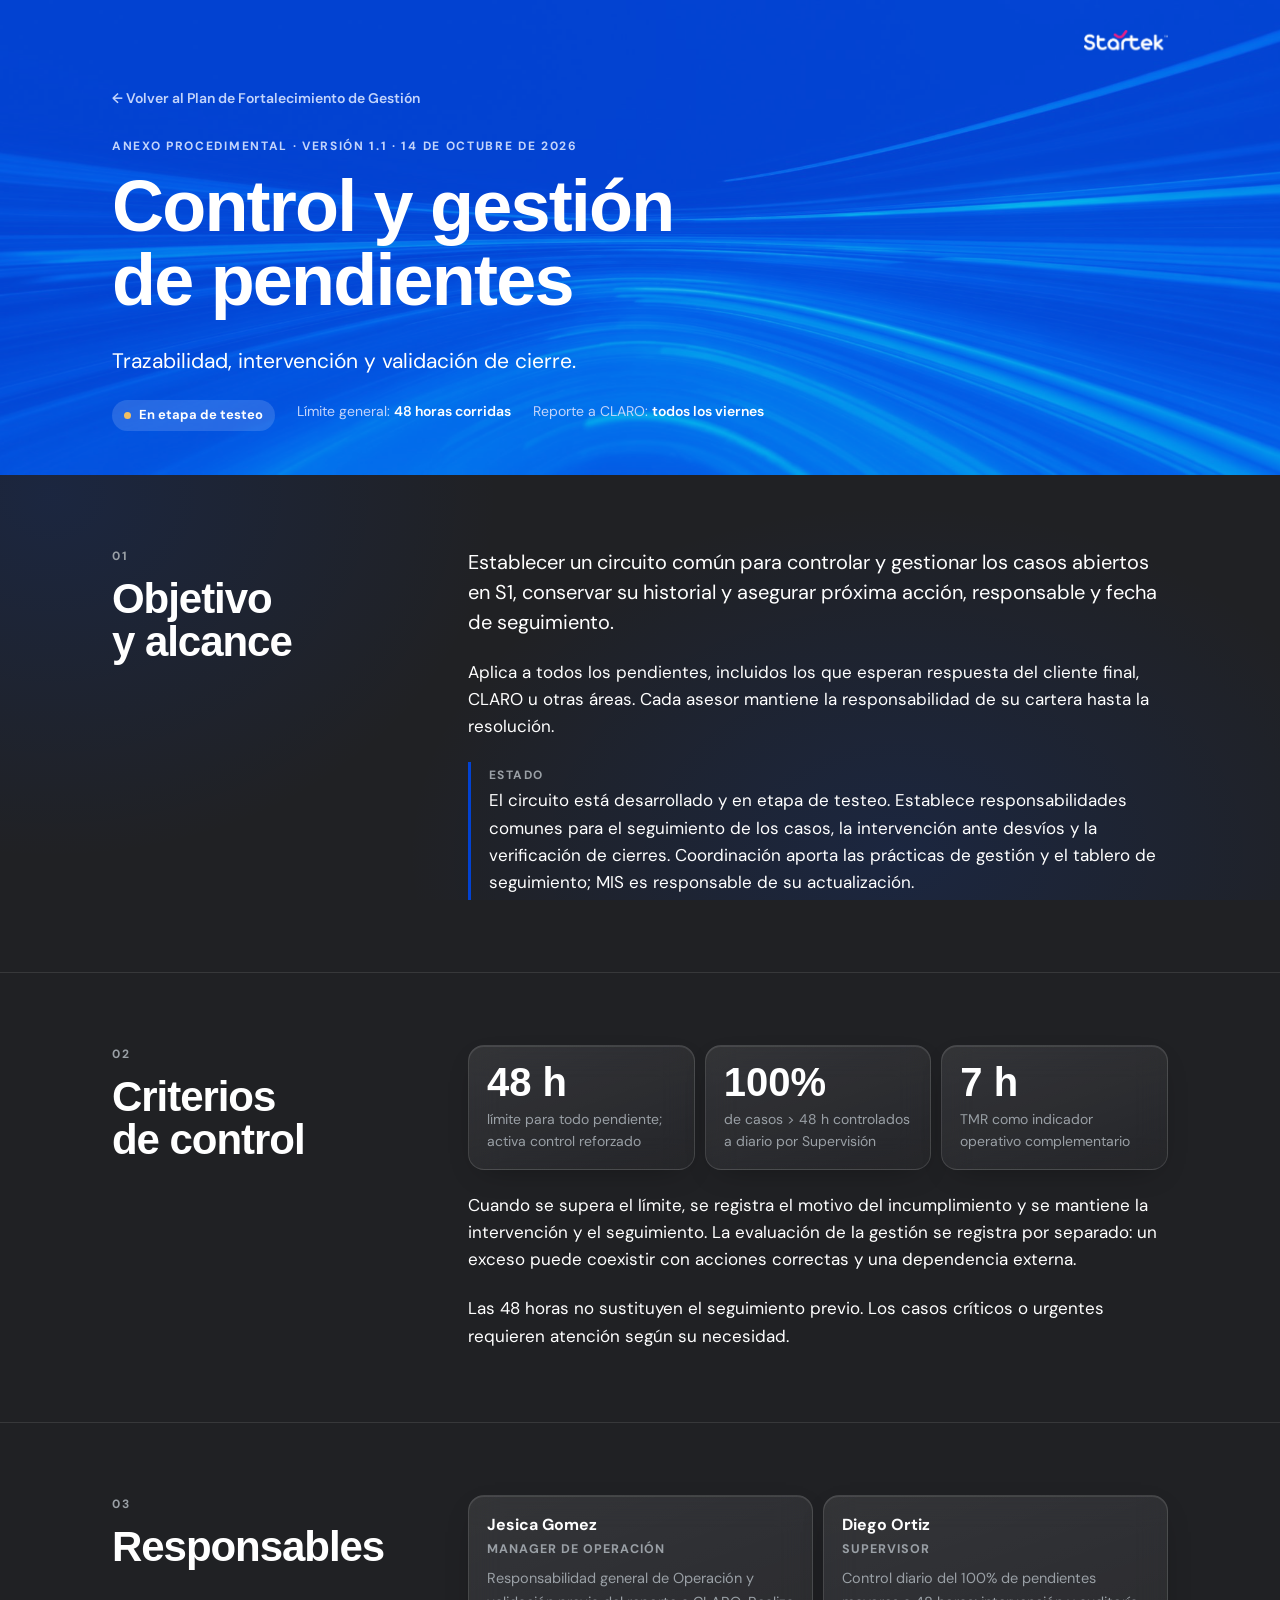
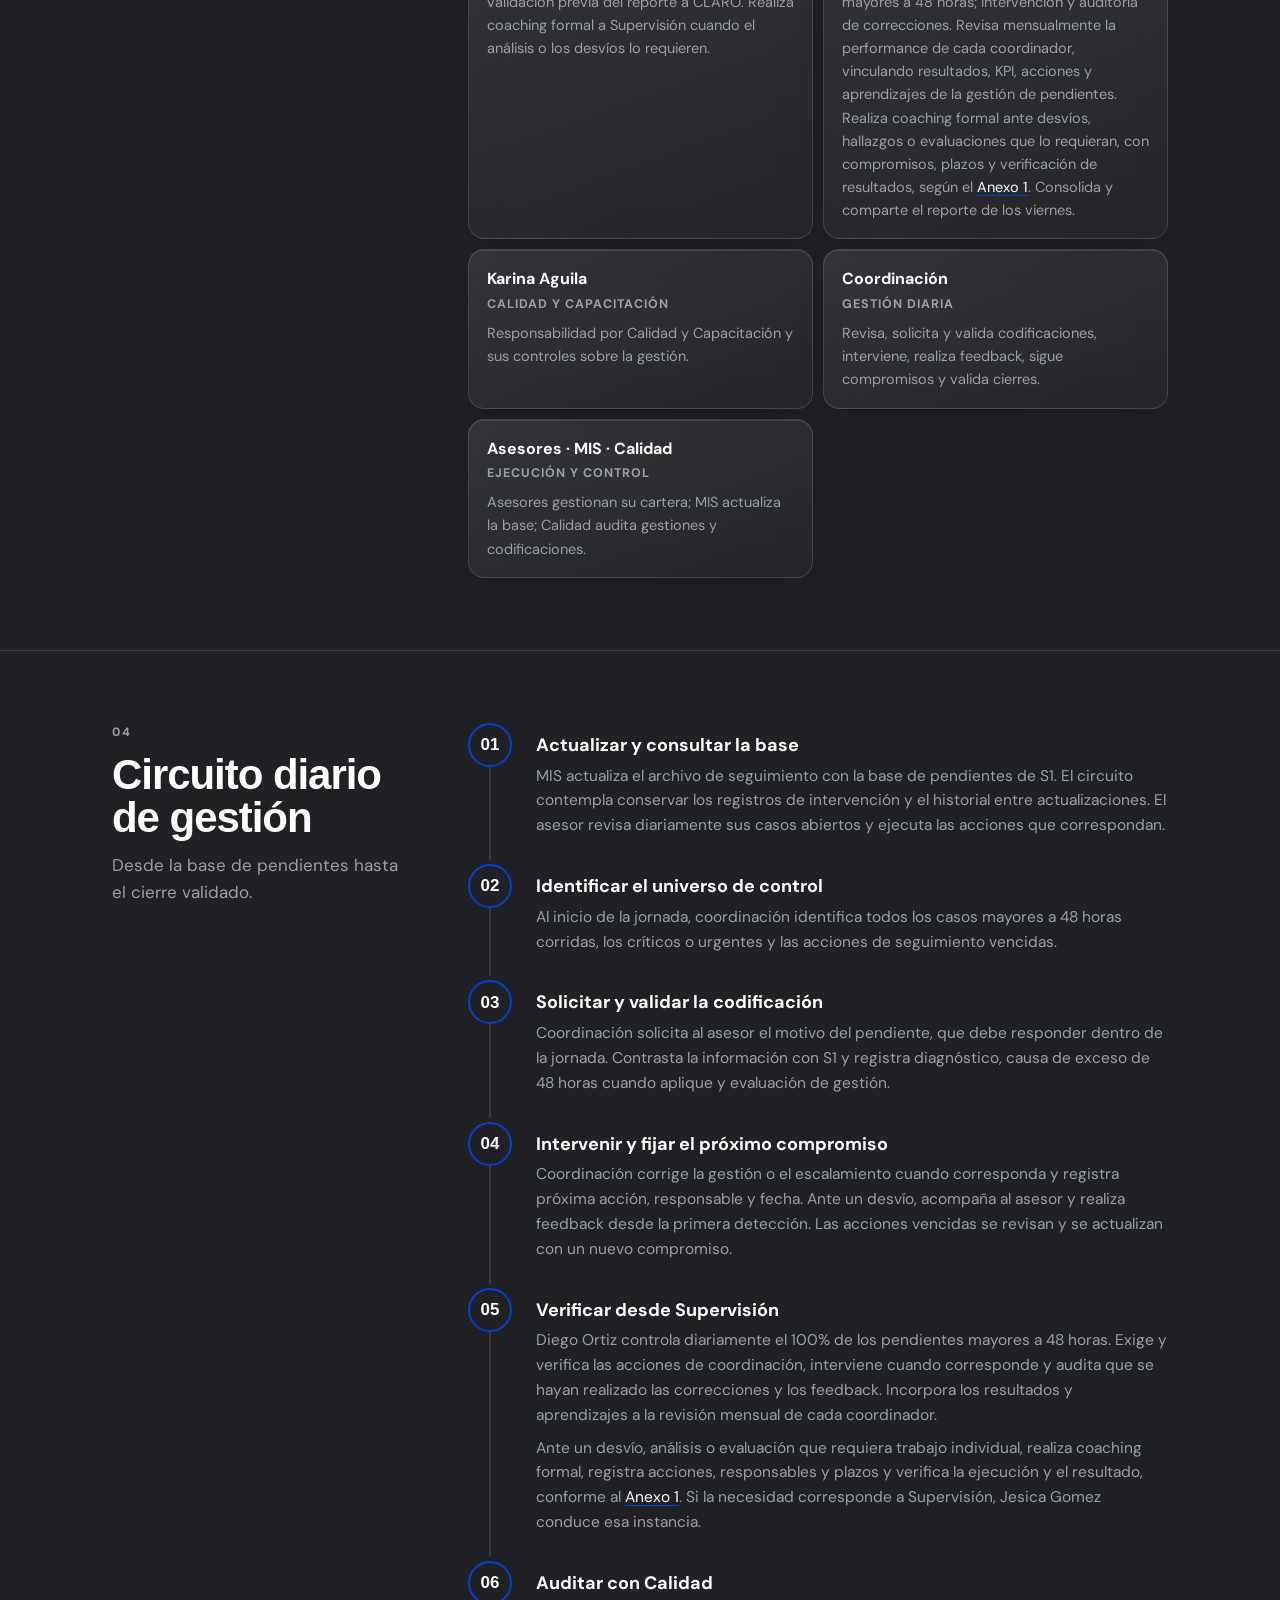
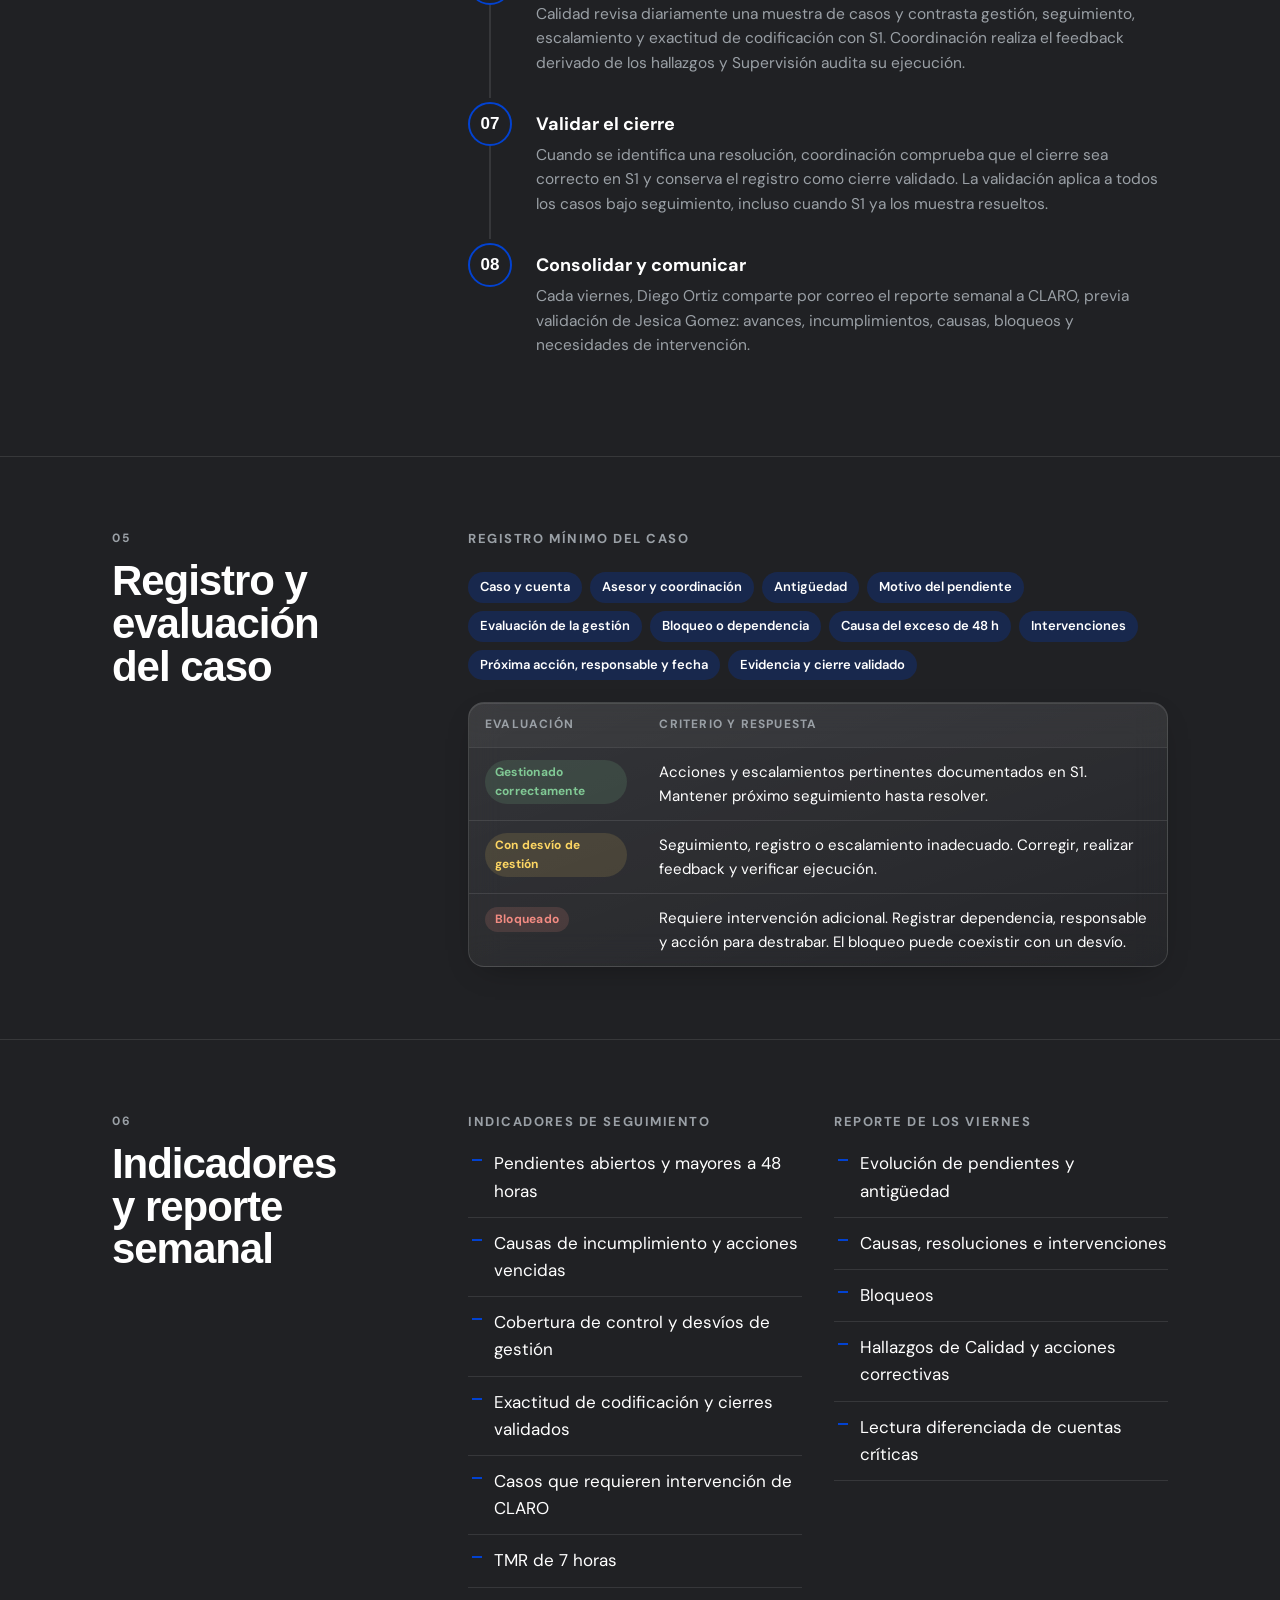
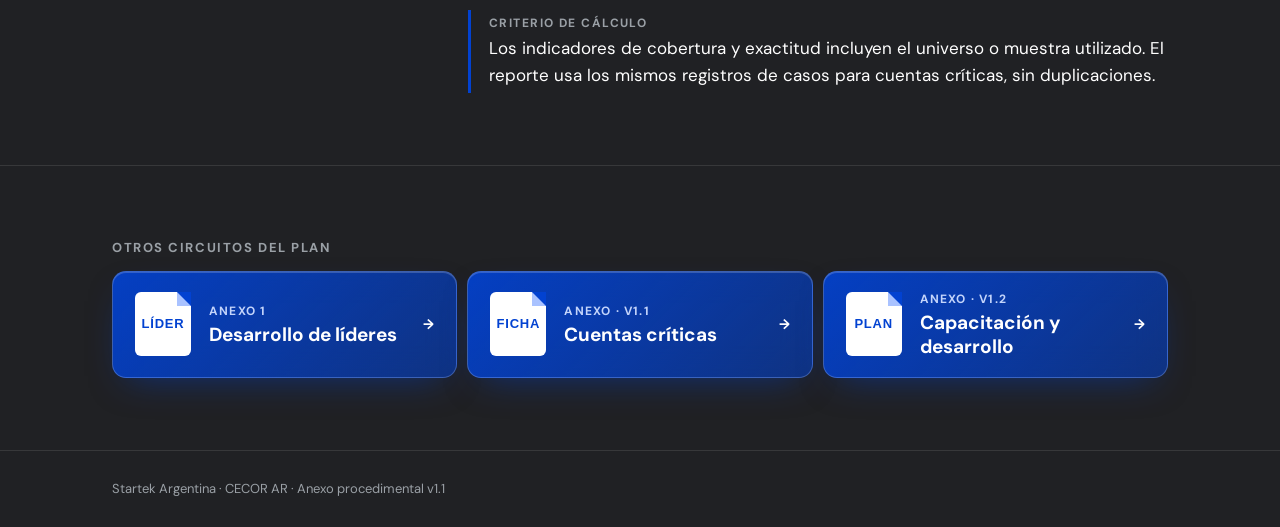
<file: pendientes.html>
<!doctype html>
<html lang="es">
<head>
<meta charset="utf-8">
<meta name="viewport" content="width=device-width, initial-scale=1, viewport-fit=cover">
<title>Gestión de pendientes · CECOR</title>
<link rel="stylesheet" href="https://fonts.googleapis.com/css2?family=DM+Sans:ital,opsz,wght@0,9..40,400;0,9..40,500;0,9..40,600;0,9..40,700;1,9..40,400&display=swap">
<link rel="stylesheet" href="style.css?v=20261016b">
<style>:root{padding-top:env(safe-area-inset-top,0px);padding-bottom:env(safe-area-inset-bottom,0px)}</style>
<meta name="robots" content="noindex, nofollow">
<link rel="icon" type="image/png" href="favicon.png">
<link rel="apple-touch-icon" href="favicon.png">
</head>
<body>
<header class="hero annex-hero">
  <div class="wrap">
    <img class="cover-logo" src="logo.png" alt="Startek" width="720" height="172">
    <a class="back" href="index.html#pendientes">← Volver al Plan de Fortalecimiento de Gestión</a>
    <div class="eyebrow" style="margin-top:26px">Anexo procedimental · Versión 1.1 · 14 de octubre de 2026</div>
    <h1 class="display">Control y gestión de pendientes</h1>
    <p class="lede">Trazabilidad, intervención y validación de cierre.</p>
    <div class="meta"><span class="status">En etapa de testeo</span><span>Límite general: <b>48 horas corridas</b></span><span>Reporte a CLARO: <b>todos los viernes</b></span></div>
  </div>
</header>

<main>
  <section class="block">
    <div class="wrap spine">
      <header><div class="eyebrow">01</div><h2 class="display">Objetivo y alcance</h2></header>
      <div class="content">
        <p class="lead-p">Establecer un circuito común para controlar y gestionar los casos abiertos en S1, conservar su historial y asegurar próxima acción, responsable y fecha de seguimiento.</p>
        <p>Aplica a todos los pendientes, incluidos los que esperan respuesta del cliente final, CLARO u otras áreas. Cada asesor mantiene la responsabilidad de su cartera hasta la resolución.</p>
        <div class="note"><b>Estado</b>El circuito está desarrollado y en etapa de testeo. Establece responsabilidades comunes para el seguimiento de los casos, la intervención ante desvíos y la verificación de cierres. Coordinación aporta las prácticas de gestión y el tablero de seguimiento; MIS es responsable de su actualización.</div>
      </div>
    </div>
  </section>

  <section class="block">
    <div class="wrap spine">
      <header><div class="eyebrow">02</div><h2 class="display">Criterios de control</h2></header>
      <div class="content">
        <div class="stats">
          <div class="stat"><b>48 h</b><span>límite para todo pendiente; activa control reforzado</span></div>
          <div class="stat"><b>100%</b><span>de casos &gt; 48 h controlados a diario por Supervisión</span></div>
          <div class="stat"><b>7 h</b><span>TMR como indicador operativo complementario</span></div>
        </div>
        <p>Cuando se supera el límite, se registra el motivo del incumplimiento y se mantiene la intervención y el seguimiento. La evaluación de la gestión se registra por separado: un exceso puede coexistir con acciones correctas y una dependencia externa.</p>
        <p>Las 48 horas no sustituyen el seguimiento previo. Los casos críticos o urgentes requieren atención según su necesidad.</p>
      </div>
    </div>
  </section>

  <section class="block">
    <div class="wrap spine">
      <header><div class="eyebrow">03</div><h2 class="display">Responsables</h2></header>
      <div class="content">
        <div class="people">
          <div class="person"><b>Jesica Gomez</b><em>Manager de Operación</em><p>Responsabilidad general de Operación y validación previa del reporte a CLARO. Realiza coaching formal a Supervisión cuando el análisis o los desvíos lo requieren.</p></div>
          <div class="person"><b>Diego Ortiz</b><em>Supervisor</em><p>Control diario del 100% de pendientes mayores a 48 horas; intervención y auditoría de correcciones. Revisa mensualmente la performance de cada coordinador, vinculando resultados, KPI, acciones y aprendizajes de la gestión de pendientes. Realiza coaching formal ante desvíos, hallazgos o evaluaciones que lo requieran, con compromisos, plazos y verificación de resultados, según el <a href="liderazgo.html">Anexo 1</a>. Consolida y comparte el reporte de los viernes.</p></div>
          <div class="person"><b>Karina Aguila</b><em>Calidad y Capacitación</em><p>Responsabilidad por Calidad y Capacitación y sus controles sobre la gestión.</p></div>
          <div class="person"><b>Coordinación</b><em>Gestión diaria</em><p>Revisa, solicita y valida codificaciones, interviene, realiza feedback, sigue compromisos y valida cierres.</p></div>
          <div class="person"><b>Asesores · MIS · Calidad</b><em>Ejecución y control</em><p>Asesores gestionan su cartera; MIS actualiza la base; Calidad audita gestiones y codificaciones.</p></div>
        </div>
      </div>
    </div>
  </section>

  <section class="block">
    <div class="wrap spine">
      <header><div class="eyebrow">04</div><h2 class="display">Circuito diario de gestión</h2><p class="muted" style="margin-top:12px">Desde la base de pendientes hasta el cierre validado.</p></header>
      <div class="content">
        <ol class="steps">
          <li><span class="n">01</span><div><h3>Actualizar y consultar la base</h3><p>MIS actualiza el archivo de seguimiento con la base de pendientes de S1. El circuito contempla conservar los registros de intervención y el historial entre actualizaciones. El asesor revisa diariamente sus casos abiertos y ejecuta las acciones que correspondan.</p></div></li>
          <li><span class="n">02</span><div><h3>Identificar el universo de control</h3><p>Al inicio de la jornada, coordinación identifica todos los casos mayores a 48 horas corridas, los críticos o urgentes y las acciones de seguimiento vencidas.</p></div></li>
          <li><span class="n">03</span><div><h3>Solicitar y validar la codificación</h3><p>Coordinación solicita al asesor el motivo del pendiente, que debe responder dentro de la jornada. Contrasta la información con S1 y registra diagnóstico, causa de exceso de 48 horas cuando aplique y evaluación de gestión.</p></div></li>
          <li><span class="n">04</span><div><h3>Intervenir y fijar el próximo compromiso</h3><p>Coordinación corrige la gestión o el escalamiento cuando corresponda y registra próxima acción, responsable y fecha. Ante un desvío, acompaña al asesor y realiza feedback desde la primera detección. Las acciones vencidas se revisan y se actualizan con un nuevo compromiso.</p></div></li>
          <li><span class="n">05</span><div><h3>Verificar desde Supervisión</h3><p>Diego Ortiz controla diariamente el 100% de los pendientes mayores a 48 horas. Exige y verifica las acciones de coordinación, interviene cuando corresponde y audita que se hayan realizado las correcciones y los feedback. Incorpora los resultados y aprendizajes a la revisión mensual de cada coordinador.</p><p style="margin-top:8px">Ante un desvío, análisis o evaluación que requiera trabajo individual, realiza coaching formal, registra acciones, responsables y plazos y verifica la ejecución y el resultado, conforme al <a href="liderazgo.html">Anexo 1</a>. Si la necesidad corresponde a Supervisión, Jesica Gomez conduce esa instancia.</p></div></li>
          <li><span class="n">06</span><div><h3>Auditar con Calidad</h3><p>Calidad revisa diariamente una muestra de casos y contrasta gestión, seguimiento, escalamiento y exactitud de codificación con S1. Coordinación realiza el feedback derivado de los hallazgos y Supervisión audita su ejecución.</p></div></li>
          <li><span class="n">07</span><div><h3>Validar el cierre</h3><p>Cuando se identifica una resolución, coordinación comprueba que el cierre sea correcto en S1 y conserva el registro como cierre validado. La validación aplica a todos los casos bajo seguimiento, incluso cuando S1 ya los muestra resueltos.</p></div></li>
          <li><span class="n">08</span><div><h3>Consolidar y comunicar</h3><p>Cada viernes, Diego Ortiz comparte por correo el reporte semanal a CLARO, previa validación de Jesica Gomez: avances, incumplimientos, causas, bloqueos y necesidades de intervención.</p></div></li>
        </ol>
      </div>
    </div>
  </section>

  <section class="block">
    <div class="wrap spine">
      <header><div class="eyebrow">05</div><h2 class="display">Registro y evaluación del caso</h2></header>
      <div class="content">
        <h4>Registro mínimo del caso</h4>
        <div class="chips">
          <span class="chip">Caso y cuenta</span><span class="chip">Asesor y coordinación</span><span class="chip">Antigüedad</span><span class="chip">Motivo del pendiente</span><span class="chip">Evaluación de la gestión</span><span class="chip">Bloqueo o dependencia</span><span class="chip">Causa del exceso de 48 h</span><span class="chip">Intervenciones</span><span class="chip">Próxima acción, responsable y fecha</span><span class="chip">Evidencia y cierre validado</span>
        </div>
        <div class="tbl-wrap"><table>
          <thead><tr><th>Evaluación</th><th>Criterio y respuesta</th></tr></thead>
          <tbody>
            <tr><td><span class="pill ok">Gestionado correctamente</span></td><td>Acciones y escalamientos pertinentes documentados en S1. Mantener próximo seguimiento hasta resolver.</td></tr>
            <tr><td><span class="pill warn">Con desvío de gestión</span></td><td>Seguimiento, registro o escalamiento inadecuado. Corregir, realizar feedback y verificar ejecución.</td></tr>
            <tr><td><span class="pill bad">Bloqueado</span></td><td>Requiere intervención adicional. Registrar dependencia, responsable y acción para destrabar. El bloqueo puede coexistir con un desvío.</td></tr>
          </tbody>
        </table></div>
      </div>
    </div>
  </section>

  <section class="block">
    <div class="wrap spine">
      <header><div class="eyebrow">06</div><h2 class="display">Indicadores y reporte semanal</h2></header>
      <div class="content">
        <div class="cols2">
          <div>
            <h4 style="margin-bottom:6px">Indicadores de seguimiento</h4>
            <ul class="ticks">
              <li>Pendientes abiertos y mayores a 48 horas</li>
              <li>Causas de incumplimiento y acciones vencidas</li>
              <li>Cobertura de control y desvíos de gestión</li>
              <li>Exactitud de codificación y cierres validados</li>
              <li>Casos que requieren intervención de CLARO</li>
              <li>TMR de 7 horas</li>
            </ul>
          </div>
          <div>
            <h4 style="margin-bottom:6px">Reporte de los viernes</h4>
            <ul class="ticks">
              <li>Evolución de pendientes y antigüedad</li>
              <li>Causas, resoluciones e intervenciones</li>
              <li>Bloqueos</li>
              <li>Hallazgos de Calidad y acciones correctivas</li>
              <li>Lectura diferenciada de cuentas críticas</li>
            </ul>
          </div>
        </div>
        <div class="note"><b>Criterio de cálculo</b>Los indicadores de cobertura y exactitud incluyen el universo o muestra utilizado. El reporte usa los mismos registros de casos para cuentas críticas, sin duplicaciones.</div>
      </div>
    </div>
  </section>

  <section class="block">
    <div class="wrap">
      <h4 style="margin-bottom:12px">Otros circuitos del plan</h4>
      <div class="next">
        <a class="doclink" href="liderazgo.html"><span class="ico">LÍDER</span><span><small>Anexo 1</small><strong>Desarrollo de líderes</strong></span><span class="arrow">→</span></a>
        <a class="doclink" href="cuentas-criticas.html"><span class="ico">FICHA</span><span><small>Anexo · v1.1</small><strong>Cuentas críticas</strong></span><span class="arrow">→</span></a>
        <a class="doclink" href="capacitacion.html"><span class="ico">PLAN</span><span><small>Anexo · v1.2</small><strong>Capacitación y desarrollo</strong></span><span class="arrow">→</span></a>
      </div>
    </div>
  </section>
</main>
<div class="wrap foot">Startek Argentina · CECOR AR · Anexo procedimental v1.1</div>
</body>
</html>
</file>
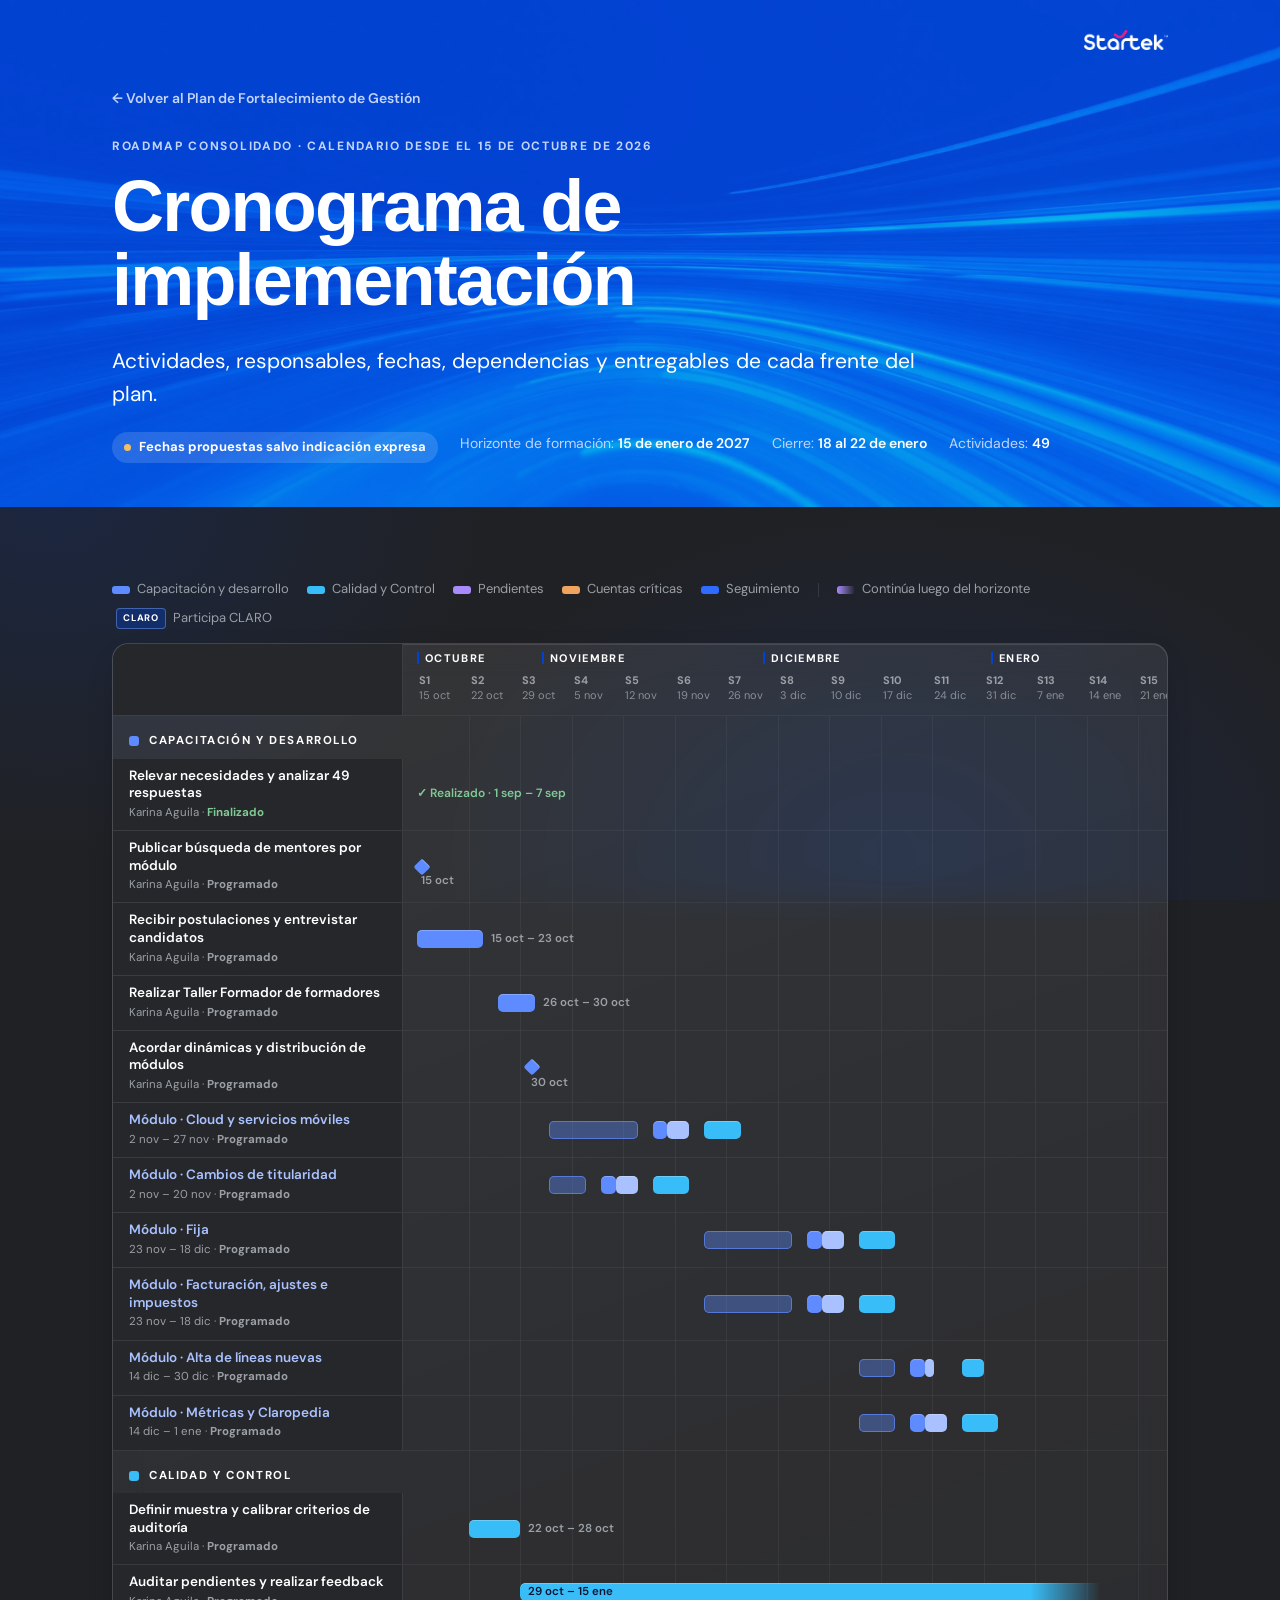
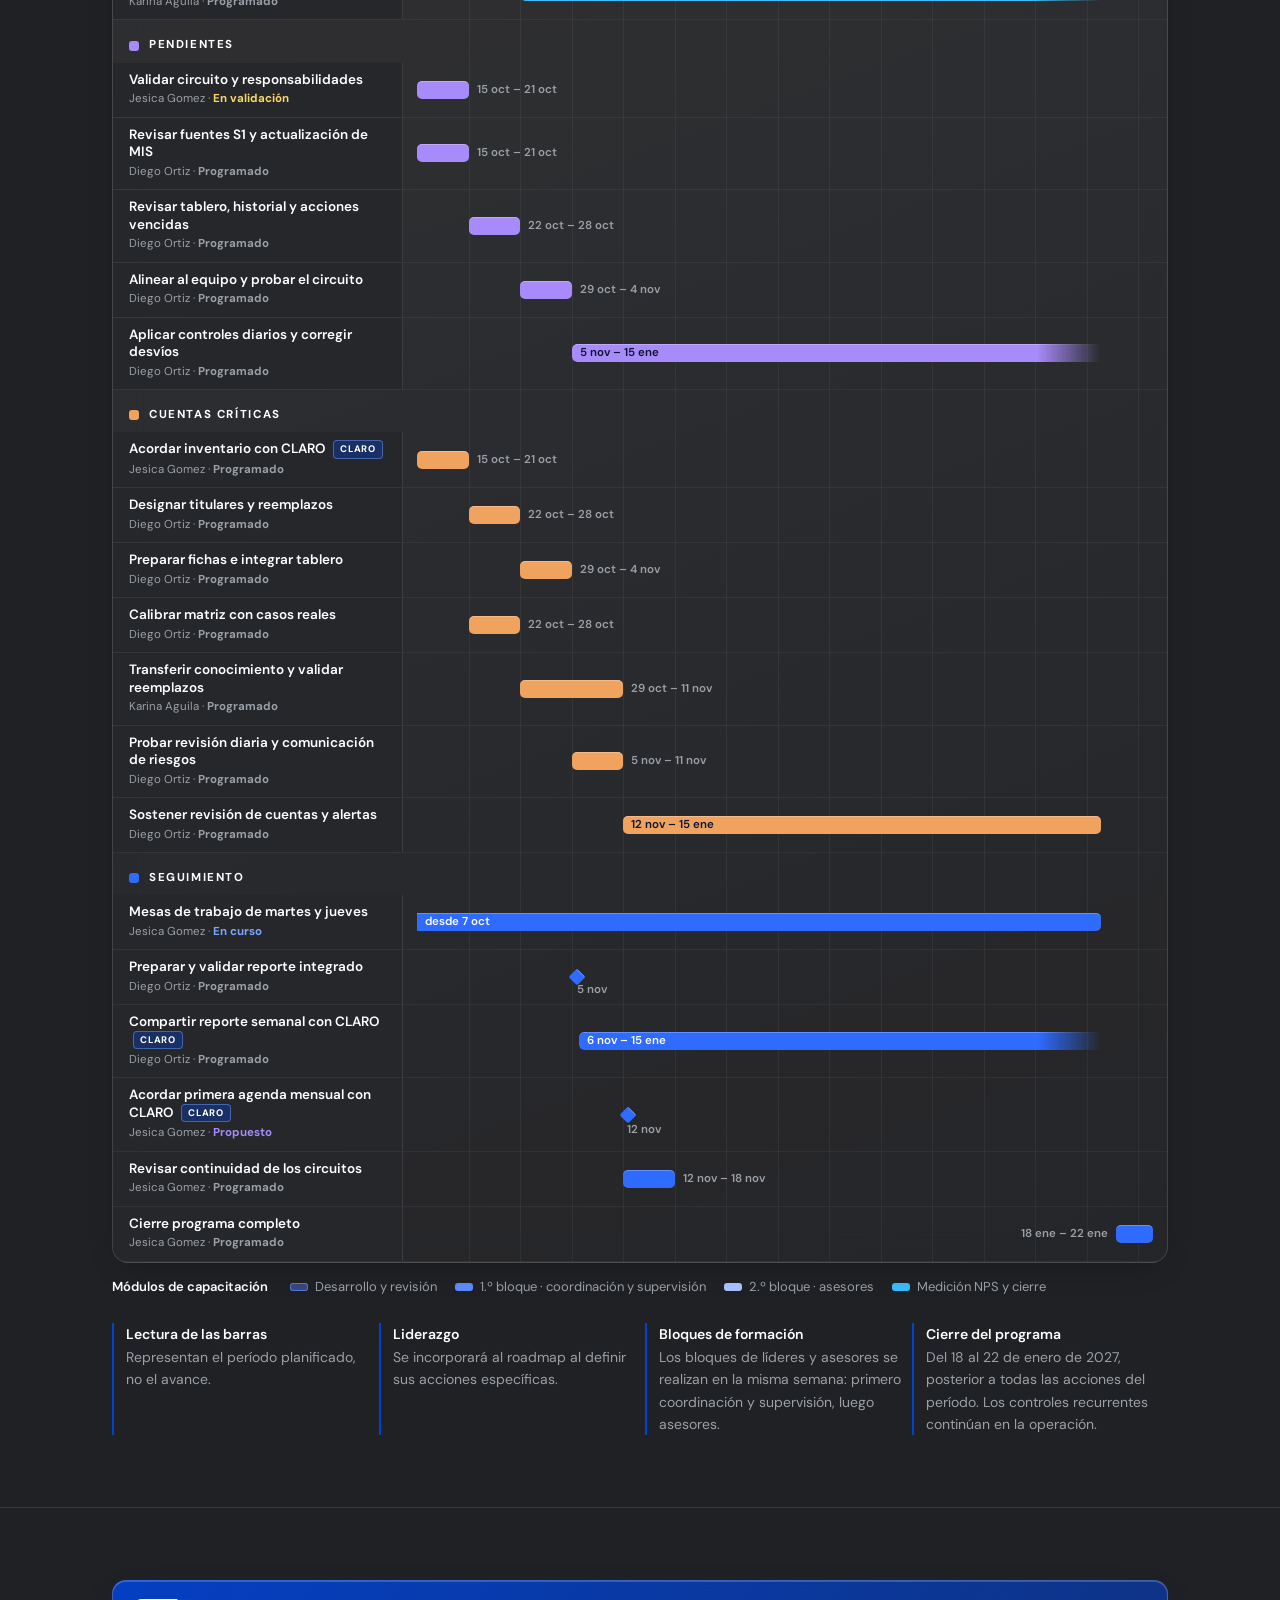
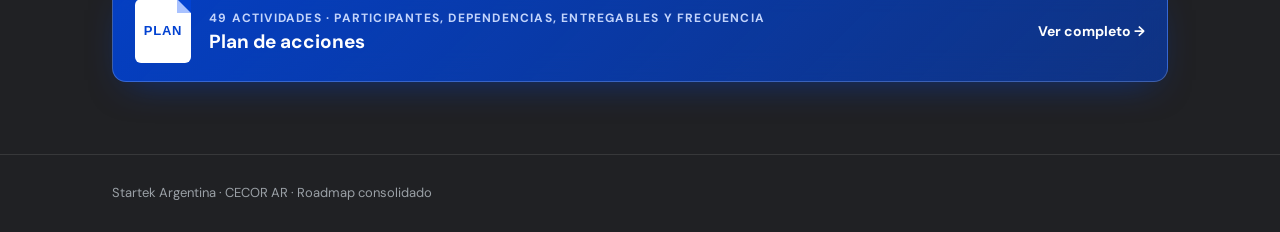
<file: roadmap.html>
<!doctype html>
<html lang="es">
<head>
<meta charset="utf-8">
<meta name="viewport" content="width=device-width, initial-scale=1, viewport-fit=cover">
<title>Roadmap de implementación · CECOR</title>
<link rel="stylesheet" href="https://fonts.googleapis.com/css2?family=DM+Sans:ital,opsz,wght@0,9..40,400;0,9..40,500;0,9..40,600;0,9..40,700;1,9..40,400&display=swap">
<link rel="stylesheet" href="style.css?v=20261016b">
<style>:root{padding-top:env(safe-area-inset-top,0px);padding-bottom:env(safe-area-inset-bottom,0px)}</style>
<meta name="robots" content="noindex, nofollow">
<link rel="icon" type="image/png" href="favicon.png">
<link rel="apple-touch-icon" href="favicon.png">
</head>
<body>
<header class="hero annex-hero">
  <div class="wrap">
    <img class="cover-logo" src="logo.png" alt="Startek" width="720" height="172">
    <a class="back" href="index.html#implementacion">← Volver al Plan de Fortalecimiento de Gestión</a>
    <div class="eyebrow" style="margin-top:26px">Roadmap consolidado · Calendario desde el 15 de octubre de 2026</div>
    <h1 class="display">Cronograma de implementación</h1>
    <p class="lede">Actividades, responsables, fechas, dependencias y entregables de cada frente del plan.</p>
    <div class="meta"><span class="status">Fechas propuestas salvo indicación expresa</span><span>Horizonte de formación: <b>15 de enero de 2027</b></span><span>Cierre: <b>18 al 22 de enero</b></span><span>Actividades: <b>49</b></span></div>
  </div>
</header>
<main>
  <section class="block">
    <div class="wrap" style="display:flex;flex-direction:column;gap:26px">
<div class="rm">
  <div class="rm-legend">
    <span><i class="cap"></i>Capacitación y desarrollo</span><span><i class="cal"></i>Calidad y Control</span><span><i class="pen"></i>Pendientes</span><span><i class="cue"></i>Cuentas críticas</span><span><i class="seg"></i>Seguimiento</span>
    <span class="sep"></span><span><i class="arrowkey"></i>Continúa luego del horizonte</span><span><span class="rm-claro">CLARO</span>Participa CLARO</span>
  </div>
  <div class="rm-scroll"><div class="rm-grid">
    <div class="rm-row rm-axis"><div class="rm-lab"></div><div class="rm-track"><div class="rm-months"><span style="left:0.00%;width:17.00%">Octubre</span><span style="left:17.00%;width:30.00%">Noviembre</span><span style="left:47.00%;width:31.00%">Diciembre</span><span style="left:78.00%;width:22.00%">Enero</span></div><div class="rm-ticks"><span style="left:0.00%">S1<i>15 oct</i></span><span style="left:7.00%">S2<i>22 oct</i></span><span style="left:14.00%">S3<i>29 oct</i></span><span style="left:21.00%">S4<i>5 nov</i></span><span style="left:28.00%">S5<i>12 nov</i></span><span style="left:35.00%">S6<i>19 nov</i></span><span style="left:42.00%">S7<i>26 nov</i></span><span style="left:49.00%">S8<i>3 dic</i></span><span style="left:56.00%">S9<i>10 dic</i></span><span style="left:63.00%">S10<i>17 dic</i></span><span style="left:70.00%">S11<i>24 dic</i></span><span style="left:77.00%">S12<i>31 dic</i></span><span style="left:84.00%">S13<i>7 ene</i></span><span style="left:91.00%">S14<i>14 ene</i></span><span style="left:98.00%">S15<i>21 ene</i></span></div></div></div>
    <div class="rm-body"><div class="rm-lines"><div class="rm-lab"></div><div class="rm-track"><span style="left:7.00%"></span><span style="left:14.00%"></span><span style="left:21.00%"></span><span style="left:28.00%"></span><span style="left:35.00%"></span><span style="left:42.00%"></span><span style="left:49.00%"></span><span style="left:56.00%"></span><span style="left:63.00%"></span><span style="left:70.00%"></span><span style="left:77.00%"></span><span style="left:84.00%"></span><span style="left:91.00%"></span><span style="left:98.00%"></span></div></div><div class="rm-group"><div class="rm-gh cap"><span></span>Capacitación y desarrollo</div><div class="rm-row"><div class="rm-lab"><b>Relevar necesidades y analizar 49 respuestas</b><small>Karina Aguila · <span class="st ok">Finalizado</span></small></div><div class="rm-track"><span class="rm-done">✓ Realizado · 1 sep – 7 sep</span></div></div><div class="rm-row"><div class="rm-lab"><b>Publicar búsqueda de mentores por módulo</b><small>Karina Aguila · <span class="st prog">Programado</span></small></div><div class="rm-track"><span class="rm-bar cap mile" style="left:0.00%;width:1.00%" title="Publicar búsqueda de mentores por módulo: 15 oct"><em>15 oct</em></span></div></div><div class="rm-row"><div class="rm-lab"><b>Recibir postulaciones y entrevistar candidatos</b><small>Karina Aguila · <span class="st prog">Programado</span></small></div><div class="rm-track"><span class="rm-bar cap" style="left:0.00%;width:9.00%" title="Recibir postulaciones y entrevistar candidatos: 15 oct – 23 oct"><em>15 oct – 23 oct</em></span></div></div><div class="rm-row"><div class="rm-lab"><b>Realizar Taller Formador de formadores</b><small>Karina Aguila · <span class="st prog">Programado</span></small></div><div class="rm-track"><span class="rm-bar cap" style="left:11.00%;width:5.00%" title="Realizar Taller Formador de formadores: 26 oct – 30 oct"><em>26 oct – 30 oct</em></span></div></div><div class="rm-row"><div class="rm-lab"><b>Acordar dinámicas y distribución de módulos</b><small>Karina Aguila · <span class="st prog">Programado</span></small></div><div class="rm-track"><span class="rm-bar cap mile" style="left:15.00%;width:1.00%" title="Acordar dinámicas y distribución de módulos: 30 oct"><em>30 oct</em></span></div></div><div class="rm-row mod"><div class="rm-lab"><b>Módulo · Cloud y servicios móviles</b><small>2 nov – 27 nov · <span class="st prog">Programado</span></small></div><div class="rm-track"><span class="rm-bar seg-A cap dev" style="left:18.00%;width:12.00%" title="Desarrollo: 2 nov – 13 nov"></span><span class="rm-bar seg-B cap" style="left:32.00%;width:2.00%" title="1.º bloque: 16 nov – 17 nov"></span><span class="rm-bar seg-C cap b2" style="left:34.00%;width:3.00%" title="2.º bloque: 18 nov – 20 nov"></span><span class="rm-bar seg-D cal" style="left:39.00%;width:5.00%" title="Medición y cierre: 23 nov – 27 nov"></span></div></div><div class="rm-row mod"><div class="rm-lab"><b>Módulo · Cambios de titularidad</b><small>2 nov – 20 nov · <span class="st prog">Programado</span></small></div><div class="rm-track"><span class="rm-bar seg-A cap dev" style="left:18.00%;width:5.00%" title="Desarrollo: 2 nov – 6 nov"></span><span class="rm-bar seg-B cap" style="left:25.00%;width:2.00%" title="1.º bloque: 9 nov – 10 nov"></span><span class="rm-bar seg-C cap b2" style="left:27.00%;width:3.00%" title="2.º bloque: 11 nov – 13 nov"></span><span class="rm-bar seg-D cal" style="left:32.00%;width:5.00%" title="Medición y cierre: 16 nov – 20 nov"></span></div></div><div class="rm-row mod"><div class="rm-lab"><b>Módulo · Fija</b><small>23 nov – 18 dic · <span class="st prog">Programado</span></small></div><div class="rm-track"><span class="rm-bar seg-A cap dev" style="left:39.00%;width:12.00%" title="Desarrollo: 23 nov – 4 dic"></span><span class="rm-bar seg-B cap" style="left:53.00%;width:2.00%" title="1.º bloque: 7 dic – 8 dic"></span><span class="rm-bar seg-C cap b2" style="left:55.00%;width:3.00%" title="2.º bloque: 9 dic – 11 dic"></span><span class="rm-bar seg-D cal" style="left:60.00%;width:5.00%" title="Medición y cierre: 14 dic – 18 dic"></span></div></div><div class="rm-row mod"><div class="rm-lab"><b>Módulo · Facturación, ajustes e impuestos</b><small>23 nov – 18 dic · <span class="st prog">Programado</span></small></div><div class="rm-track"><span class="rm-bar seg-A cap dev" style="left:39.00%;width:12.00%" title="Desarrollo: 23 nov – 4 dic"></span><span class="rm-bar seg-B cap" style="left:53.00%;width:2.00%" title="1.º bloque: 7 dic – 8 dic"></span><span class="rm-bar seg-C cap b2" style="left:55.00%;width:3.00%" title="2.º bloque: 9 dic – 11 dic"></span><span class="rm-bar seg-D cal" style="left:60.00%;width:5.00%" title="Medición y cierre: 14 dic – 18 dic"></span></div></div><div class="rm-row mod"><div class="rm-lab"><b>Módulo · Alta de líneas nuevas</b><small>14 dic – 30 dic · <span class="st prog">Programado</span></small></div><div class="rm-track"><span class="rm-bar seg-A cap dev" style="left:60.00%;width:5.00%" title="Desarrollo: 14 dic – 18 dic"></span><span class="rm-bar seg-B cap" style="left:67.00%;width:2.00%" title="1.º bloque: 21 dic – 22 dic"></span><span class="rm-bar seg-C cap b2" style="left:69.00%;width:1.00%" title="2.º bloque: 23 dic – 23 dic"></span><span class="rm-bar seg-D cal" style="left:74.00%;width:3.00%" title="Medición y cierre: 28 dic – 30 dic"></span></div></div><div class="rm-row mod"><div class="rm-lab"><b>Módulo · Métricas y Claropedia</b><small>14 dic – 1 ene · <span class="st prog">Programado</span></small></div><div class="rm-track"><span class="rm-bar seg-A cap dev" style="left:60.00%;width:5.00%" title="Desarrollo: 14 dic – 18 dic"></span><span class="rm-bar seg-B cap" style="left:67.00%;width:2.00%" title="1.º bloque: 21 dic – 22 dic"></span><span class="rm-bar seg-C cap b2" style="left:69.00%;width:3.00%" title="2.º bloque: 23 dic – 25 dic"></span><span class="rm-bar seg-D cal" style="left:74.00%;width:5.00%" title="Medición y cierre: 28 dic – 1 ene"></span></div></div></div><div class="rm-group"><div class="rm-gh cal"><span></span>Calidad y Control</div><div class="rm-row"><div class="rm-lab"><b>Definir muestra y calibrar criterios de auditoría</b><small>Karina Aguila · <span class="st prog">Programado</span></small></div><div class="rm-track"><span class="rm-bar cal" style="left:7.00%;width:7.00%" title="Definir muestra y calibrar criterios de auditoría: 22 oct – 28 oct"><em>22 oct – 28 oct</em></span></div></div><div class="rm-row"><div class="rm-lab"><b>Auditar pendientes y realizar feedback</b><small>Karina Aguila · <span class="st prog">Programado</span></small></div><div class="rm-track"><span class="rm-bar cal in cont" style="left:14.00%;width:79.00%" title="Auditar pendientes y realizar feedback: 29 oct – 15 ene · continúa"><em>29 oct – 15 ene</em></span></div></div></div><div class="rm-group"><div class="rm-gh pen"><span></span>Pendientes</div><div class="rm-row"><div class="rm-lab"><b>Validar circuito y responsabilidades</b><small>Jesica Gomez · <span class="st val">En validación</span></small></div><div class="rm-track"><span class="rm-bar pen" style="left:0.00%;width:7.00%" title="Validar circuito y responsabilidades: 15 oct – 21 oct"><em>15 oct – 21 oct</em></span></div></div><div class="rm-row"><div class="rm-lab"><b>Revisar fuentes S1 y actualización de MIS</b><small>Diego Ortiz · <span class="st prog">Programado</span></small></div><div class="rm-track"><span class="rm-bar pen" style="left:0.00%;width:7.00%" title="Revisar fuentes S1 y actualización de MIS: 15 oct – 21 oct"><em>15 oct – 21 oct</em></span></div></div><div class="rm-row"><div class="rm-lab"><b>Revisar tablero, historial y acciones vencidas</b><small>Diego Ortiz · <span class="st prog">Programado</span></small></div><div class="rm-track"><span class="rm-bar pen" style="left:7.00%;width:7.00%" title="Revisar tablero, historial y acciones vencidas: 22 oct – 28 oct"><em>22 oct – 28 oct</em></span></div></div><div class="rm-row"><div class="rm-lab"><b>Alinear al equipo y probar el circuito</b><small>Diego Ortiz · <span class="st prog">Programado</span></small></div><div class="rm-track"><span class="rm-bar pen" style="left:14.00%;width:7.00%" title="Alinear al equipo y probar el circuito: 29 oct – 4 nov"><em>29 oct – 4 nov</em></span></div></div><div class="rm-row"><div class="rm-lab"><b>Aplicar controles diarios y corregir desvíos</b><small>Diego Ortiz · <span class="st prog">Programado</span></small></div><div class="rm-track"><span class="rm-bar pen in cont" style="left:21.00%;width:72.00%" title="Aplicar controles diarios y corregir desvíos: 5 nov – 15 ene · continúa"><em>5 nov – 15 ene</em></span></div></div></div><div class="rm-group"><div class="rm-gh cue"><span></span>Cuentas críticas</div><div class="rm-row"><div class="rm-lab"><b>Acordar inventario con CLARO <span class="rm-claro">CLARO</span></b><small>Jesica Gomez · <span class="st prog">Programado</span></small></div><div class="rm-track"><span class="rm-bar cue" style="left:0.00%;width:7.00%" title="Acordar inventario con CLARO: 15 oct – 21 oct"><em>15 oct – 21 oct</em></span></div></div><div class="rm-row"><div class="rm-lab"><b>Designar titulares y reemplazos</b><small>Diego Ortiz · <span class="st prog">Programado</span></small></div><div class="rm-track"><span class="rm-bar cue" style="left:7.00%;width:7.00%" title="Designar titulares y reemplazos: 22 oct – 28 oct"><em>22 oct – 28 oct</em></span></div></div><div class="rm-row"><div class="rm-lab"><b>Preparar fichas e integrar tablero</b><small>Diego Ortiz · <span class="st prog">Programado</span></small></div><div class="rm-track"><span class="rm-bar cue" style="left:14.00%;width:7.00%" title="Preparar fichas e integrar tablero: 29 oct – 4 nov"><em>29 oct – 4 nov</em></span></div></div><div class="rm-row"><div class="rm-lab"><b>Calibrar matriz con casos reales</b><small>Diego Ortiz · <span class="st prog">Programado</span></small></div><div class="rm-track"><span class="rm-bar cue" style="left:7.00%;width:7.00%" title="Calibrar matriz con casos reales: 22 oct – 28 oct"><em>22 oct – 28 oct</em></span></div></div><div class="rm-row"><div class="rm-lab"><b>Transferir conocimiento y validar reemplazos</b><small>Karina Aguila · <span class="st prog">Programado</span></small></div><div class="rm-track"><span class="rm-bar cue" style="left:14.00%;width:14.00%" title="Transferir conocimiento y validar reemplazos: 29 oct – 11 nov"><em>29 oct – 11 nov</em></span></div></div><div class="rm-row"><div class="rm-lab"><b>Probar revisión diaria y comunicación de riesgos</b><small>Diego Ortiz · <span class="st prog">Programado</span></small></div><div class="rm-track"><span class="rm-bar cue" style="left:21.00%;width:7.00%" title="Probar revisión diaria y comunicación de riesgos: 5 nov – 11 nov"><em>5 nov – 11 nov</em></span></div></div><div class="rm-row"><div class="rm-lab"><b>Sostener revisión de cuentas y alertas</b><small>Diego Ortiz · <span class="st prog">Programado</span></small></div><div class="rm-track"><span class="rm-bar cue in" style="left:28.00%;width:65.00%" title="Sostener revisión de cuentas y alertas: 12 nov – 15 ene"><em>12 nov – 15 ene</em></span></div></div></div><div class="rm-group"><div class="rm-gh seg"><span></span>Seguimiento</div><div class="rm-row"><div class="rm-lab"><b>Mesas de trabajo de martes y jueves</b><small>Jesica Gomez · <span class="st run">En curso</span></small></div><div class="rm-track"><span class="rm-bar seg in pre" style="left:0.00%;width:93.00%" title="Mesas de trabajo de martes y jueves: desde 7 oct"><em>desde 7 oct</em></span></div></div><div class="rm-row"><div class="rm-lab"><b>Preparar y validar reporte integrado</b><small>Diego Ortiz · <span class="st prog">Programado</span></small></div><div class="rm-track"><span class="rm-bar seg mile" style="left:21.00%;width:1.00%" title="Preparar y validar reporte integrado: 5 nov"><em>5 nov</em></span></div></div><div class="rm-row"><div class="rm-lab"><b>Compartir reporte semanal con CLARO <span class="rm-claro">CLARO</span></b><small>Diego Ortiz · <span class="st prog">Programado</span></small></div><div class="rm-track"><span class="rm-bar seg in cont" style="left:22.00%;width:71.00%" title="Compartir reporte semanal con CLARO: 6 nov – 15 ene · continúa"><em>6 nov – 15 ene</em></span></div></div><div class="rm-row"><div class="rm-lab"><b>Acordar primera agenda mensual con CLARO <span class="rm-claro">CLARO</span></b><small>Jesica Gomez · <span class="st prop">Propuesto</span></small></div><div class="rm-track"><span class="rm-bar seg mile" style="left:28.00%;width:1.00%" title="Acordar primera agenda mensual con CLARO: 12 nov"><em>12 nov</em></span></div></div><div class="rm-row"><div class="rm-lab"><b>Revisar continuidad de los circuitos</b><small>Jesica Gomez · <span class="st prog">Programado</span></small></div><div class="rm-track"><span class="rm-bar seg" style="left:28.00%;width:7.00%" title="Revisar continuidad de los circuitos: 12 nov – 18 nov"><em>12 nov – 18 nov</em></span></div></div><div class="rm-row"><div class="rm-lab"><b>Cierre programa completo</b><small>Jesica Gomez · <span class="st prog">Programado</span></small></div><div class="rm-track"><span class="rm-bar seg left" style="left:95.00%;width:5.00%" title="Cierre programa completo: 18 ene – 22 ene"><em>18 ene – 22 ene</em></span></div></div></div></div>
  </div></div>
  <div class="rm-modkey"><b>Módulos de capacitación</b><span><i class="cap dev"></i>Desarrollo y revisión</span><span><i class="cap"></i>1.º bloque · coordinación y supervisión</span><span><i class="cap b2"></i>2.º bloque · asesores</span><span><i class="cal"></i>Medición NPS y cierre</span></div>
</div>
      <div class="rm-notes">
        <div><b>Lectura de las barras</b>Representan el período planificado, no el avance.</div>
        <div><b>Liderazgo</b>Se incorporará al roadmap al definir sus acciones específicas.</div>
        <div><b>Bloques de formación</b>Los bloques de líderes y asesores se realizan en la misma semana: primero coordinación y supervisión, luego asesores.</div>
        <div><b>Cierre del programa</b>Del 18 al 22 de enero de 2027, posterior a todas las acciones del período. Los controles recurrentes continúan en la operación.</div>
      </div>
    </div>
  </section>
  <section class="block">
    <div class="wrap">
      <a class="doclink" href="acciones.html">
        <span class="ico">PLAN</span>
        <span><small>49 actividades · participantes, dependencias, entregables y frecuencia</small><strong>Plan de acciones</strong></span>
        <span class="arrow">Ver completo →</span>
      </a>
    </div>
  </section>
</main>
<div class="wrap foot">Startek Argentina · CECOR AR · Roadmap consolidado</div>
</body>
</html>
</file>
<file: style.css>
/* Layout: narrative landing — brand-blue covers (hero, cierre, portadas de anexos); everything else on a Chrome-style dark grey with glass cards. Base color #0242D1. Single dark theme by design. */
:root {
  --brand: #0242D1;
  --brand-tint: #A9C2FF;
  --bg: #202124;
  --bg-glow-1: rgba(2,66,209,.30);
  --bg-glow-2: rgba(2,66,209,.16);
  --surface: rgba(255,255,255,.05);
  --fg: #FFFFFF;
  --title: #FFFFFF;
  --muted: #9AA0A6;
  --line: rgba(255,255,255,.10);
  --accent: #0242D1;
  --accent-soft: rgba(2,66,209,.24);
  --glass-top: rgba(255,255,255,.09);
  --glass-bottom: rgba(255,255,255,.025);
  --glass-edge: rgba(255,255,255,.13);
  --glass-shine: rgba(255,255,255,.10);
  --glass-shadow: rgba(0,0,0,.45);
  --hero-bg: #0242D1;
  --hero-fg: #FFFFFF;
  --hero-muted: #C3D4FB;
  --hero-line: rgba(255,255,255,.22);
  --ico-bg: #FFFFFF;
  --ico-fg: #0242D1;
  --ico-fold: #A9C2FF;
  --shadow: rgba(2,66,209,.55);
  --ok: #81C995;   --ok-soft: rgba(129,201,149,.15);
  --warn: #FDD663; --warn-soft: rgba(253,214,99,.13);
  --bad: #F28B82;  --bad-soft: rgba(242,139,130,.15);
  --display: "Helvetica Now Display", "HelveticaNowDisplay-Bold", "Helvetica Neue", Helvetica, Arial, sans-serif;
  --body: "DM Sans", "Helvetica Neue", Helvetica, Arial, sans-serif;
  color-scheme: dark;
}

* { box-sizing: border-box; }
html { scroll-behavior: smooth; }
@media (prefers-reduced-motion: reduce) { html { scroll-behavior: auto; } * { transition: none !important; animation: none !important; } }
body {
  margin: 0; background: var(--bg); color: var(--fg);
  font-family: var(--body); font-size: 17px; line-height: 1.6;
  -webkit-font-smoothing: antialiased;
}
a { color: inherit; }
a:focus-visible, button:focus-visible { outline: 2px solid var(--accent); outline-offset: 3px; border-radius: 4px; }

.wrap { max-width: 1120px; margin: 0 auto; padding-left: max(16px, env(safe-area-inset-left, 0px)); padding-right: max(16px, env(safe-area-inset-right, 0px)); }
@media (min-width: 720px) { .wrap { padding-left: max(32px, env(safe-area-inset-left, 0px)); padding-right: max(32px, env(safe-area-inset-right, 0px)); } }

/* Top bar */
.topbar { position: sticky; top: env(safe-area-inset-top, 0px); z-index: 10; background: color-mix(in srgb, var(--bg) 88%, transparent); backdrop-filter: blur(10px); border-bottom: 1px solid var(--line); }
.topbar .wrap { display: flex; align-items: center; justify-content: space-between; gap: 16px; min-height: 56px; }
.brand { white-space: nowrap; font-family: var(--display); font-weight: 700; letter-spacing: .06em; font-size: 15px; text-transform: uppercase; text-decoration: none; }
.brand span { color: var(--muted); font-weight: 600; }
.topnav { display: flex; gap: 4px; overflow-x: auto; scrollbar-width: none; }
.topnav::-webkit-scrollbar { display: none; }
.topnav a { font-size: 13px; font-weight: 600; text-decoration: none; color: var(--muted); padding: 6px 10px; border-radius: 999px; white-space: nowrap; }
.topnav a:hover { color: var(--fg); background: var(--accent-soft); }
@media (max-width: 860px) { .topnav { display: none; } }

/* Hero */
.hero { background: var(--hero-bg); color: var(--hero-fg); position: relative; overflow: hidden; }
.hero .wrap { padding-block: 72px 64px; position: relative; }

.eyebrow { font-size: 12px; font-weight: 700; letter-spacing: .14em; text-transform: uppercase; color: var(--muted); }
.hero .eyebrow { color: var(--hero-muted); }
.display { color: var(--title); font-family: var(--display); font-weight: 700; line-height: 1.02; letter-spacing: -.025em; text-wrap: balance; margin: 0; }
.hero h1 { font-size: clamp(38px, 6.2vw, 78px); margin-top: 18px; max-width: 16ch; }
.hero .display, .close .display { color: #FFFFFF; }
.hero h1 em { font-style: normal; color: #FFFFFF; }
.hero .lede { font-size: clamp(18px, 2vw, 21px); line-height: 1.55; max-width: 60ch; margin: 28px 0 0; color: var(--hero-fg); }
.hero .lede-2 { max-width: 60ch; color: var(--hero-muted); margin: 14px 0 0; }
.pact { margin-top: 40px; border-top: 1px solid var(--hero-line); padding-top: 22px; display: grid; grid-template-columns: auto 1fr; gap: 6px 20px; max-width: 760px; }
.pact b { font-family: var(--display); font-weight: 700; font-size: 14px; letter-spacing: .1em; text-transform: uppercase; color: var(--hero-muted); padding-top: 3px; }
.pact p { margin: 0; }
@media (max-width: 560px) { .pact { grid-template-columns: 1fr; } }

/* Sections */
section.block { padding-block: 72px; border-bottom: 1px solid var(--line); scroll-margin-top: 56px; }
.spine { display: grid; grid-template-columns: minmax(0, 300px) minmax(0, 1fr); gap: 24px 56px; }
@media (max-width: 860px) { .spine { grid-template-columns: minmax(0, 1fr); } section.block { padding-block: 52px; } }
.spine > header { align-self: start; }
@media (min-width: 861px) { .spine > header { position: sticky; top: 84px; } }
.spine h2 { font-size: clamp(30px, 3.6vw, 42px); margin-top: 12px; }
.content { min-width: 0; display: flex; flex-direction: column; gap: 22px; }
.content > p { margin: 0; max-width: 64ch; }
.lead-p { font-size: 20px; line-height: 1.5; }
.muted { color: var(--muted); }

/* Priority grid */
.prio { display: grid; grid-template-columns: repeat(2, minmax(0, 1fr)); gap: 1px; background: var(--line); border: 1px solid var(--line); border-radius: 14px; overflow: hidden; }
@media (max-width: 640px) { .prio { grid-template-columns: minmax(0,1fr); } }
.prio a { background: var(--surface); padding: 26px 26px 24px; text-decoration: none; display: flex; flex-direction: column; gap: 10px; transition: background .2s; }
.prio a:hover { background: var(--accent-soft); }
.prio .tag { font-size: 12px; font-weight: 700; letter-spacing: .12em; text-transform: uppercase; color: var(--muted); }
.prio h3 { color: var(--title); font-family: var(--display); font-weight: 700; font-size: 26px; line-height: 1.05; margin: 0; }
.prio p { margin: 0; color: var(--muted); font-size: 15.5px; }
.prio .go { margin-top: auto; font-size: 13px; font-weight: 700; color: var(--accent); }

/* Cadence */
.cadence { display: grid; grid-template-columns: repeat(3, minmax(0,1fr)); gap: 12px; }
@media (max-width: 640px) { .cadence { grid-template-columns: minmax(0,1fr); } }
.cadence div { border-top: 3px solid var(--accent); padding-top: 12px; }
.cadence b { display: block; font-family: var(--display); font-weight: 700; font-size: 30px; line-height: 1.05; }
.cadence span { font-size: 14px; color: var(--muted); }
.chips { display: flex; flex-wrap: wrap; gap: 8px; }
.chip { font-size: 13px; font-weight: 600; padding: 5px 12px; border-radius: 999px; background: var(--accent-soft); color: var(--fg); }

/* Progress list */
.progress { display: grid; grid-template-columns: minmax(0, 1.1fr) minmax(0, 2fr); gap: 0; border: 1px solid var(--line); border-radius: 14px; background: var(--surface); overflow: hidden; }
@media (max-width: 640px) { .progress { grid-template-columns: minmax(0,1fr); } }
.big { padding: 28px; background: var(--accent-soft); display: flex; flex-direction: column; justify-content: center; }
.big b { font-family: var(--display); font-weight: 700; font-size: 96px; line-height: .9; font-variant-numeric: tabular-nums; }
.big span { margin-top: 8px; color: var(--muted); font-size: 15px; }
.checks { list-style: none; margin: 0; padding: 12px 28px; }
.checks li { display: grid; grid-template-columns: 22px minmax(0,1fr); gap: 12px; padding: 14px 0; border-bottom: 1px solid var(--line); }
.checks li:last-child { border-bottom: 0; }
.checks svg { margin-top: 4px; color: var(--ok); }

/* Lists */
.ticks { list-style: none; padding: 0; margin: 0; display: grid; gap: 0; border-top: 1px solid var(--line); }
.ticks li { padding: 12px 0 12px 26px; border-bottom: 1px solid var(--line); position: relative; }
.ticks li::before { content: ""; position: absolute; left: 4px; top: 21px; width: 10px; height: 2px; background: var(--accent); }
.cols2 { display: grid; grid-template-columns: repeat(2, minmax(0,1fr)); gap: 0 32px; }
@media (max-width: 640px) { .cols2 { grid-template-columns: minmax(0,1fr); } }
.cols2 .ticks { border-top: 0; }
h4 { margin: 0; font-size: 13px; font-weight: 700; letter-spacing: .12em; text-transform: uppercase; color: var(--muted); }

.note { border-left: 3px solid var(--accent); padding: 4px 0 4px 18px; max-width: 64ch; }
.note b { display: block; font-size: 12px; letter-spacing: .12em; text-transform: uppercase; color: var(--muted); margin-bottom: 2px; }
.outcome { background: var(--surface); border: 1px solid var(--line); border-radius: 12px; padding: 18px 20px; display: grid; grid-template-columns: auto minmax(0,1fr); gap: 4px 16px; align-items: baseline; }
.outcome b { font-size: 12px; font-weight: 700; letter-spacing: .12em; text-transform: uppercase; color: var(--muted); }
.outcome p { margin: 0; font-size: 18px; font-weight: 600; }
@media (max-width: 560px) { .outcome { grid-template-columns: minmax(0,1fr); } }

/* Link card (Vínculo) */
.doclink { display: grid; grid-template-columns: 56px minmax(0,1fr) auto; gap: 18px; align-items: center; text-decoration: none; padding: 18px 22px; border-radius: 14px; background: var(--hero-bg); color: var(--hero-fg); transition: transform .2s, box-shadow .2s; }
.doclink:hover { transform: translateY(-2px); box-shadow: 0 12px 30px -12px var(--shadow); }
.doclink .ico { width: 56px; height: 64px; border-radius: 6px; background: var(--ico-bg); color: var(--ico-fg); display: grid; place-items: center; font-family: var(--display); font-weight: 700; font-size: 13px; letter-spacing: .06em; position: relative; }
.doclink .ico::after { content: ""; position: absolute; top: 0; right: 0; border-style: solid; border-width: 0 14px 14px 0; border-color: transparent var(--hero-bg) var(--ico-fold) transparent; }
.doclink small { display: block; font-size: 12px; letter-spacing: .1em; text-transform: uppercase; color: var(--hero-muted); font-weight: 700; }
.doclink strong { display: block; font-size: 19px; line-height: 1.25; margin-top: 2px; }
.doclink .arrow { font-weight: 700; font-size: 14px; white-space: nowrap; color: var(--hero-fg); }
.doclink.pending { background: transparent; color: var(--fg); border: 1.5px dashed var(--line); cursor: default; }
.doclink.pending:hover { transform: none; box-shadow: none; }
.doclink.pending .ico { background: var(--accent-soft); color: var(--muted); }
.doclink.pending .ico::after { display: none; }
.doclink.pending small, .doclink.pending .arrow { color: var(--muted); }
@media (max-width: 560px) { .doclink { grid-template-columns: 48px minmax(0,1fr); } .doclink .ico { width: 48px; height: 56px; } .doclink .arrow { grid-column: 2; } }

/* Case fields */
.fields { display: grid; grid-template-columns: repeat(auto-fit, minmax(180px, 1fr)); gap: 10px; }
.fields div { background: var(--surface); border: 1px solid var(--line); border-radius: 10px; padding: 14px 16px; font-size: 15px; display: flex; gap: 10px; }
.fields i { font-style: normal; font-weight: 700; font-family: var(--display); color: var(--muted); font-variant-numeric: tabular-nums; }

/* Gantt placeholder */
.gantt { border: 1.5px dashed var(--line); border-radius: 14px; padding: 20px; overflow-x: auto; }
.gantt-grid { min-width: 560px; display: grid; grid-template-columns: 170px repeat(4, minmax(0,1fr)); font-size: 13px; }
.gantt-grid > div { padding: 10px 8px; border-bottom: 1px solid var(--line); }
.gantt-grid .h { font-weight: 700; color: var(--muted); letter-spacing: .08em; text-transform: uppercase; font-size: 11.5px; }
.gantt-grid .bar { position: relative; }
.gantt-grid .bar::after { content: ""; position: absolute; inset: 12px 4px; border-radius: 4px; background: repeating-linear-gradient(135deg, var(--accent-soft) 0 6px, transparent 6px 12px); border: 1px solid var(--line); }
.gantt-cap { margin-top: 14px; font-size: 14px; color: var(--muted); }

/* Agenda */
.agenda { counter-reset: a; list-style: none; padding: 0; margin: 0; display: grid; gap: 10px; }
.agenda li { counter-increment: a; display: grid; grid-template-columns: 40px minmax(0,1fr); gap: 14px; align-items: baseline; padding: 14px 18px; background: var(--surface); border: 1px solid var(--line); border-radius: 10px; }
.agenda li::before { content: counter(a, decimal-leading-zero); font-family: var(--display); font-weight: 700; font-size: 20px; color: var(--muted); }

/* Closing */
.close { background: var(--hero-bg); color: var(--hero-fg); }
.close .wrap { padding-block: 72px; display: grid; gap: 22px; }
.close h2 { font-size: clamp(34px, 5vw, 60px); max-width: 16ch; }
.close p { margin: 0; max-width: 60ch; color: var(--hero-muted); font-size: 18px; }
.foot { padding-block: 28px; font-size: 13px; color: var(--muted); }

/* ---------- Annex pages ---------- */
.annex-hero .wrap { padding-block: 48px 44px; }
.annex-hero h1 { font-size: clamp(38px, 6vw, 72px); margin-top: 14px; max-width: 18ch; }
.back { display: inline-flex; gap: 8px; align-items: center; font-size: 14px; font-weight: 600; color: var(--hero-muted); text-decoration: none; }
.back:hover { color: var(--hero-fg); }
.meta { display: flex; flex-wrap: wrap; gap: 8px 22px; margin-top: 22px; font-size: 14px; color: var(--hero-muted); }
.meta b { color: var(--hero-fg); font-weight: 600; }
.status { display: inline-flex; align-items: center; gap: 8px; font-size: 13px; font-weight: 700; padding: 5px 12px; border-radius: 999px; background: rgba(255,255,255,.14); color: var(--hero-fg); }
.status::before { content: ""; width: 7px; height: 7px; border-radius: 50%; background: #F2C063; }

.tbl-wrap { overflow-x: auto; border: 1px solid var(--line); border-radius: 12px; background: var(--surface); }
table { width: 100%; border-collapse: collapse; font-size: 15px; }
th, td { text-align: left; vertical-align: top; padding: 12px 16px; border-bottom: 1px solid var(--line); }
th { font-size: 12px; font-weight: 700; letter-spacing: .1em; text-transform: uppercase; color: var(--muted); background: var(--accent-soft); }
tr:last-child td { border-bottom: 0; }
td:first-child { font-weight: 600; }
.matrix { min-width: 680px; }
.pill { display: inline-block; font-size: 12px; font-weight: 700; padding: 3px 10px; border-radius: 999px; letter-spacing: .02em; }
.pill.ok { background: var(--ok-soft); color: var(--ok); }
.pill.warn { background: var(--warn-soft); color: var(--warn); }
.pill.bad { background: var(--bad-soft); color: var(--bad); }

.steps { list-style: none; padding: 0; margin: 0; display: grid; gap: 0; position: relative; }
.steps li { display: grid; grid-template-columns: 52px minmax(0,1fr); gap: 16px; padding: 0 0 26px; position: relative; }
.steps li::before { content: ""; position: absolute; left: 21px; top: 44px; bottom: 4px; width: 2px; background: var(--line); }
.steps li:last-child::before { display: none; }
.steps .n { width: 44px; height: 44px; border-radius: 50%; border: 2px solid var(--accent); display: grid; place-items: center; font-family: var(--display); font-weight: 700; font-size: 17px; font-variant-numeric: tabular-nums; background: var(--bg); }
.steps h3 { color: var(--title); margin: 8px 0 4px; font-size: 18px; }
.steps p { margin: 0; color: var(--muted); font-size: 15.5px; max-width: 62ch; }

.people { display: grid; grid-template-columns: repeat(auto-fit, minmax(240px, 1fr)); gap: 10px; }
.person { background: var(--surface); border: 1px solid var(--line); border-radius: 12px; padding: 16px 18px; }
.person b { display: block; font-size: 16px; }
.person em { display: block; font-style: normal; font-size: 12.5px; font-weight: 700; letter-spacing: .08em; text-transform: uppercase; color: var(--muted); margin: 2px 0 8px; }
.person p { margin: 0; font-size: 14.5px; color: var(--muted); }

.stats { display: grid; grid-template-columns: repeat(auto-fit, minmax(150px, 1fr)); gap: 10px; }
.stat { background: var(--surface); border: 1px solid var(--line); border-radius: 12px; padding: 16px 18px; }
.stat b { display: block; font-family: var(--display); font-weight: 700; font-size: 40px; line-height: 1; font-variant-numeric: tabular-nums; }
.stat span { display: block; margin-top: 6px; font-size: 14px; color: var(--muted); }
.next { display: flex; flex-wrap: wrap; gap: 10px; }
.next a { flex: 1 1 260px; }


/* ---------- Dark grey + glass ---------- */
body {
  background-color: var(--bg);
  background-image:
    radial-gradient(720px 520px at 88% 8%, var(--bg-glow-1), transparent 70%),
    radial-gradient(640px 520px at 4% 55%, var(--bg-glow-2), transparent 70%),
    radial-gradient(700px 500px at 70% 95%, var(--bg-glow-2), transparent 70%);
  background-attachment: fixed;
}
.topbar { background: rgba(32,33,36,.72); }

.prio a, .fields div, .outcome, .person, .stat, .agenda li, .progress, .tbl-wrap, .gantt {
  background: linear-gradient(160deg, var(--glass-top), var(--glass-bottom));
  border: 1px solid var(--glass-edge);
  -webkit-backdrop-filter: blur(16px) saturate(140%);
  backdrop-filter: blur(16px) saturate(140%);
  box-shadow: inset 0 1px 0 var(--glass-shine), 0 10px 32px -16px var(--glass-shadow);
  border-radius: 16px;
}
.prio { background: transparent; border: 0; gap: 12px; border-radius: 0; overflow: visible; }
.prio a { padding: 26px; transition: border-color .2s, background .2s, transform .2s; }
.prio a:hover { background: linear-gradient(160deg, rgba(125,164,255,.16), var(--glass-bottom)); border-color: rgba(125,164,255,.35); transform: translateY(-2px); }
.gantt { border-style: dashed; }
.big { background: var(--accent-soft); }
th { background: rgba(255,255,255,.04); }
.cadence div { border-top-color: var(--accent); }
.steps .n { background: var(--bg); border-color: var(--accent); }

.doclink {
  background: linear-gradient(135deg, rgba(2,66,209,.92), rgba(2,66,209,.55));
  border: 1px solid rgba(169,194,255,.30);
  box-shadow: inset 0 1px 0 rgba(255,255,255,.18), 0 14px 36px -16px var(--shadow);
  -webkit-backdrop-filter: blur(16px); backdrop-filter: blur(16px);
}
.doclink.pending { background: linear-gradient(160deg, var(--glass-top), var(--glass-bottom)); border: 1.5px dashed var(--glass-edge); box-shadow: none; }
.doclink.pending .ico { background: rgba(255,255,255,.08); }

/* "Ver detalle" as brand pill */
.prio .go { align-self: flex-start; background: var(--brand); color: #FFFFFF; padding: 6px 14px; border-radius: 999px; font-size: 13px; font-weight: 700; box-shadow: inset 0 1px 0 rgba(255,255,255,.2), 0 6px 18px -8px var(--shadow); transition: background .2s; }
.prio a:hover .go { background: #0A4FEA; }

/* ---------- Roadmap Gantt ---------- */
:root { --c-seg: #2F6BFF; --c-cap: #5E8BFF; --c-cap2: #A9C2FF; --c-cal: #38BDF8; --c-pen: #A78BFA; --c-cue: #F0A35E; --sticky: #26272B; }
.rm { display: flex; flex-direction: column; gap: 14px; }
.rm-legend, .rm-modkey { display: flex; flex-wrap: wrap; gap: 8px 18px; font-size: 13px; color: var(--muted); align-items: center; }
.rm-legend i, .rm-modkey i { display: inline-block; width: 18px; height: 8px; border-radius: 3px; margin-right: 7px; vertical-align: middle; }
.rm-modkey b { color: var(--fg); font-weight: 600; margin-right: 4px; }
.rm-legend .sep { width: 1px; height: 14px; background: var(--line); }
.rm-legend .arrowkey { background: linear-gradient(90deg, var(--c-pen), transparent); }
.rm-legend .rm-claro { margin-right: 7px; }
i.seg, .rm-bar.seg { background: var(--c-seg); }
i.cap, .rm-bar.cap { background: var(--c-cap); }
i.cap.dev, .rm-bar.cap.dev { background: rgba(94,139,255,.38); box-shadow: inset 0 0 0 1px rgba(94,139,255,.7); }
i.cap.b2, .rm-bar.cap.b2 { background: var(--c-cap2); }
i.cal, .rm-bar.cal { background: var(--c-cal); }
i.pen, .rm-bar.pen { background: var(--c-pen); }
i.cue, .rm-bar.cue { background: var(--c-cue); }

.rm-scroll { overflow-x: auto; border-radius: 16px; border: 1px solid var(--glass-edge); background: linear-gradient(160deg, var(--glass-top), var(--glass-bottom)); -webkit-backdrop-filter: blur(16px); backdrop-filter: blur(16px); box-shadow: inset 0 1px 0 var(--glass-shine), 0 10px 32px -16px var(--glass-shadow); }
.rm-grid { min-width: 940px; }
.rm-row { display: grid; grid-template-columns: 290px minmax(0,1fr); min-height: 46px; border-bottom: 1px solid rgba(255,255,255,.05); }
.rm-lab { position: sticky; left: 0; z-index: 2; background: var(--sticky); padding: 8px 14px 8px 16px; display: flex; flex-direction: column; justify-content: center; border-right: 1px solid var(--line); min-width: 0; }
.rm-lab b { font-size: 13.5px; font-weight: 600; line-height: 1.3; color: var(--fg); }
.rm-lab small { font-size: 11.5px; color: var(--muted); margin-top: 2px; }
.rm-track { position: relative; margin: 0 14px; }
.rm-axis { min-height: 72px; position: sticky; top: 0; z-index: 3; }
.rm-axis .rm-lab { background: var(--sticky); }
.rm-axis .rm-track { background: transparent; }
.rm-months span { position: absolute; top: 8px; font-size: 11px; font-weight: 700; letter-spacing: .12em; text-transform: uppercase; color: var(--fg); padding-left: 6px; border-left: 2px solid var(--brand); line-height: 1.1; }
.rm-ticks span { position: absolute; top: 30px; line-height: 1.25; padding-left: 4px; font-size: 11px; font-weight: 700; color: var(--muted); transform: translateX(-2px); white-space: nowrap; font-variant-numeric: tabular-nums; }
.rm-ticks i { display: block; font-style: normal; font-weight: 400; margin-top: 1px; opacity: .85; }
.rm-body { position: relative; }
.rm-lines { position: absolute; inset: 0; display: grid; grid-template-columns: 290px minmax(0,1fr); pointer-events: none; z-index: 0; }
.rm-lines .rm-lab { background: transparent; border: 0; position: static; }
.rm-lines .rm-track span { position: absolute; top: 0; bottom: 0; width: 1px; background: rgba(255,255,255,.05); }
.rm-group { position: relative; z-index: 1; }
.rm-gh { display: flex; align-items: center; gap: 10px; position: sticky; left: 0; width: max-content; padding: 16px 16px 8px; font-size: 11.5px; font-weight: 700; letter-spacing: .14em; text-transform: uppercase; color: var(--fg); }
.rm-gh span { width: 10px; height: 10px; border-radius: 3px; }
.rm-gh.seg span { background: var(--c-seg); } .rm-gh.cap span { background: var(--c-cap); } .rm-gh.cal span { background: var(--c-cal); } .rm-gh.pen span { background: var(--c-pen); } .rm-gh.cue span { background: var(--c-cue); }
.rm-row.mod .rm-lab b { color: var(--c-cap2); }
.rm-bar { position: absolute; top: 50%; height: 18px; margin-top: -9px; border-radius: 5px; min-width: 9px; box-shadow: inset 0 1px 0 rgba(255,255,255,.25); }
.rm-bar em { position: absolute; left: calc(100% + 8px); top: 50%; transform: translateY(-50%); font-style: normal; font-size: 11.5px; font-weight: 600; color: var(--muted); white-space: nowrap; font-variant-numeric: tabular-nums; }
.rm-bar.left em { left: auto; right: calc(100% + 8px); }
.rm-bar.in em { left: 8px; transform: translateY(-50%); color: #0B1532; }
.rm-bar.seg.in em { color: #FFFFFF; }
.rm-bar.mile { width: 12px !important; height: 12px; margin-top: -6px; margin-left: -1px; border-radius: 2px; transform: rotate(45deg); }
.rm-bar.mile em { transform: rotate(-45deg) translate(2px, -12px); left: calc(100% + 6px); }
.rm-bar.cont { border-top-right-radius: 0; border-bottom-right-radius: 0; -webkit-mask-image: linear-gradient(90deg, #000 88%, transparent); mask-image: linear-gradient(90deg, #000 88%, transparent); }
.rm-bar.pre { border-top-left-radius: 0; border-bottom-left-radius: 0; }
.rm-done { position: absolute; top: 50%; transform: translateY(-50%); left: 0; font-size: 12px; font-weight: 600; color: var(--ok); }
.rm-claro { display: inline-block; font-size: 9.5px; font-weight: 700; letter-spacing: .08em; padding: 2px 6px; border-radius: 4px; background: rgba(2,66,209,.35); color: #FFFFFF; border: 1px solid rgba(125,164,255,.45); vertical-align: 1px; margin-left: 4px; }
.st { font-weight: 700; }
.st.ok { color: var(--ok); } .st.run { color: #7DA4FF; } .st.val { color: var(--warn); } .st.prog { color: var(--muted); } .st.prop { color: var(--c-pen); }
.rm-notes { display: grid; grid-template-columns: repeat(auto-fit, minmax(220px, 1fr)); gap: 10px; }
.rm-notes div { font-size: 14px; color: var(--muted); border-left: 2px solid var(--brand); padding-left: 12px; }
.rm-notes b { color: var(--fg); font-weight: 600; display: block; }

/* Roadmap detail table */
.rd { min-width: 1100px; font-size: 14px; }
.rd td small { display: block; color: var(--muted); font-size: 12.5px; margin-top: 3px; font-weight: 400; }
.rd td:first-child { font-weight: 400; }
.rd .mono { font-variant-numeric: tabular-nums; color: var(--muted); font-size: 12.5px; white-space: nowrap; }
.rd .nowrap { white-space: nowrap; }
.rd tr.gh td { background: rgba(255,255,255,.04); font-size: 12px; font-weight: 700; letter-spacing: .12em; text-transform: uppercase; padding-block: 10px; }
.rd .dot { display: inline-block; width: 10px; height: 10px; border-radius: 3px; margin-right: 10px; vertical-align: -1px; }
.dot.seg { background: var(--c-seg); } .dot.cap { background: var(--c-cap); } .dot.cal { background: var(--c-cal); } .dot.pen { background: var(--c-pen); } .dot.cue { background: var(--c-cue); }

/* Cover photo on carátulas */
.hero, .close { position: relative; overflow: hidden; }
.hero::before, .close::before {
  content: ""; position: absolute; inset: 0; pointer-events: none;
  background: url("cover.jpg") center 70% / cover no-repeat;
  opacity: .6; mix-blend-mode: screen;
}
.close::before { background-position: center 40%; opacity: .45; }
.close .wrap { position: relative; }
@media (prefers-reduced-transparency: reduce) { .hero::before, .close::before { opacity: .3; } }

/* Startek logo on carátulas */
.cover-logo { position: absolute; top: 26px; right: max(16px, env(safe-area-inset-right, 0px)); width: 75px; height: auto; z-index: 1; }
@media (min-width: 720px) { .cover-logo { right: max(32px, env(safe-area-inset-right, 0px)); top: 30px; width: 84px; } }
@media (max-width: 560px) { .cover-logo { width: 56px; } }
.annex-hero .wrap { padding-top: 84px; }
.hero .wrap { padding-top: max(84px, 72px); }

/* Wording round 1 */
.hero .lede-2 { color: #FFFFFF; font-weight: 700; }
.big .when { align-self: flex-start; margin: 0 0 14px; font-size: 12px; font-weight: 700; letter-spacing: .1em; text-transform: uppercase; color: #FFFFFF; background: var(--brand); padding: 4px 10px; border-radius: 999px; }

.cadence div { min-width: 0; }
.cadence b { overflow-wrap: anywhere; font-size: clamp(24px, 2.4vw, 30px); }

.outcome-list { list-style: none; margin: 0; padding: 0; display: grid; gap: 6px; }
.outcome-list li { position: relative; padding-left: 20px; font-size: 17px; font-weight: 600; line-height: 1.4; }
.outcome-list li::before { content: ""; position: absolute; left: 2px; top: .62em; width: 8px; height: 8px; border-radius: 2px; background: var(--brand); }

/* Roadmap v2: parallel blocks split in halves */
.rm-bar.half-top { height: 8px; margin-top: -9px; border-radius: 4px; }
.rm-bar.half-bot { height: 8px; margin-top: 1px; border-radius: 4px; }

.person p a, .steps p a { color: var(--fg); text-decoration-color: var(--brand); text-underline-offset: 3px; }

td.nowrap { white-space: nowrap; }

/* Acciones conjuntas: vínculos a anexos dentro de cada paso */
.steps .rel { display: flex; flex-wrap: wrap; gap: 8px; margin-top: 12px; }
.steps .rel a { font-size: 13px; font-weight: 700; color: var(--accent); text-decoration: none; padding: 5px 12px; border-radius: 999px; border: 1px solid var(--line); transition: background .2s, border-color .2s; }
.steps .rel a:hover { background: var(--accent-soft); border-color: var(--accent); }
.steps .rel a { color: #9DB8FF; }
/* Menú superior: compacto para que entren los 9 accesos */
.topnav { gap: 0; } .topnav a { padding: 6px 7px; font-size: 12px; }
@media (max-width: 1300px) { .brand span { display: none; } }
@media (max-width: 959px) { .topnav { display: none; } }
@media (max-width: 1100px) { .topnav a { padding: 6px 5px; } .brand { font-size: 14px; letter-spacing: .04em; } }
.next.four { display: grid; grid-template-columns: repeat(2, minmax(0,1fr)); }
@media (max-width: 640px) { .next.four { grid-template-columns: minmax(0,1fr); } }
</file>
